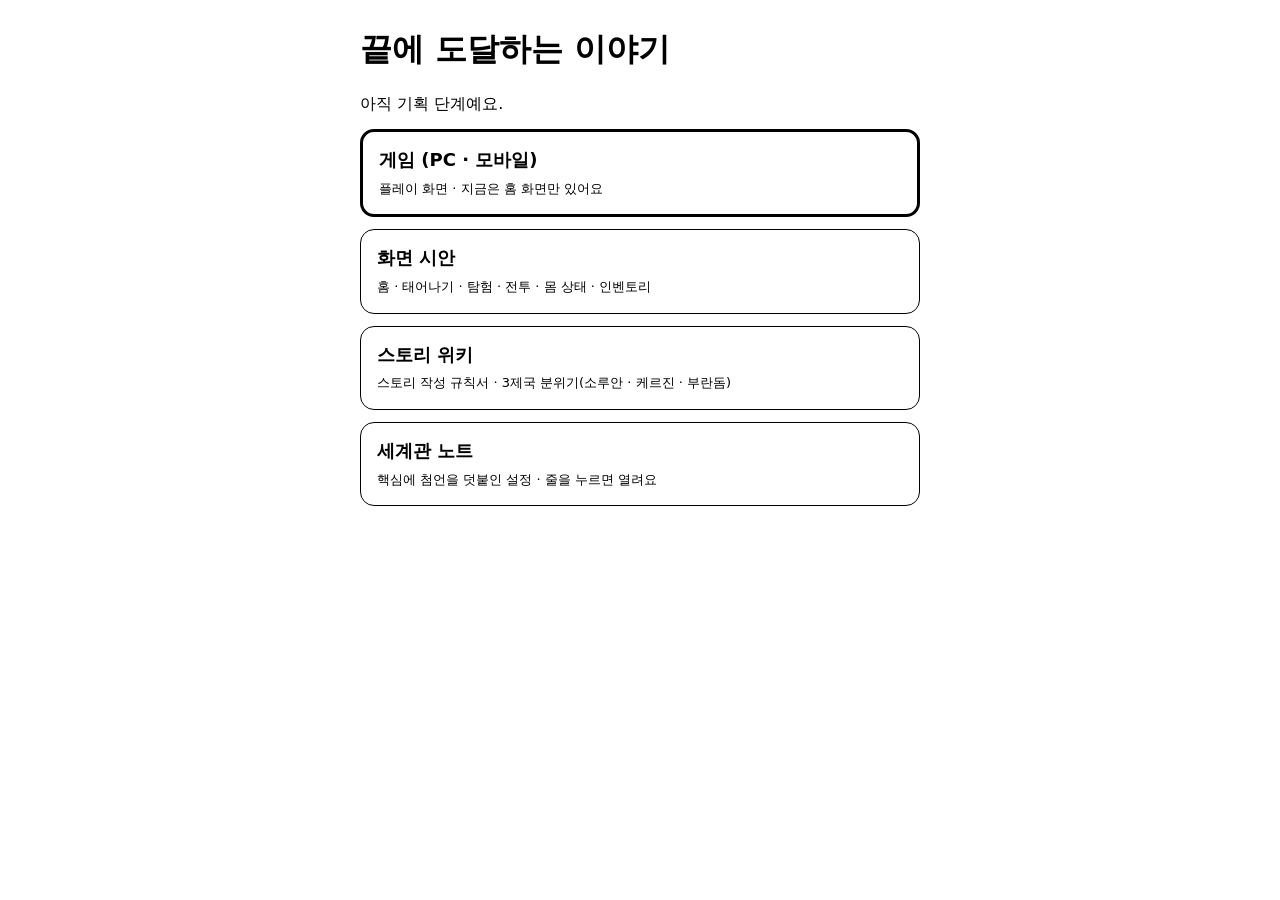
<file: index.html>
<!doctype html>
<html lang="ko">
<head>
<meta charset="utf-8">
<meta name="viewport" content="width=device-width,initial-scale=1">
<title>끝에 도달하는 이야기</title>
<style>
body{margin:0;padding:24px;font:16px/1.6 "Noto Sans KR",system-ui,sans-serif;background:#fff;color:#000}
.wrap{max-width:560px;margin:0 auto;display:grid;gap:12px}
h1{font-weight:900;margin:0 0 4px}
a.card{display:block;border:1.5px solid #000;border-radius:14px;padding:14px 16px;text-decoration:none;color:#000}
a.card:hover{border-width:3px;padding:12.5px 14.5px}
a.card b{display:block;font-size:18px;font-weight:900}
a.card small{font-size:13px}
</style>
</head>
<body>
<div class="wrap">
  <h1>끝에 도달하는 이야기</h1>
  <p style="margin:0">아직 기획 단계예요.</p>
  <a class="card" href="game/" style="border-width:3px"><b>게임 (PC · 모바일)</b><small>플레이 화면 · 지금은 홈 화면만 있어요</small></a>
  <a class="card" href="mock/"><b>화면 시안</b><small>홈 · 태어나기 · 탐험 · 전투 · 몸 상태 · 인벤토리</small></a>
  <a class="card" href="story/"><b>스토리 위키</b><small>스토리 작성 규칙서 · 3제국 분위기(소루안 · 케르진 · 부란돔)</small></a>
  <a class="card" href="world/"><b>세계관 노트</b><small>핵심에 첨언을 덧붙인 설정 · 줄을 누르면 열려요</small></a>
</div>
</body>
</html>
</file>
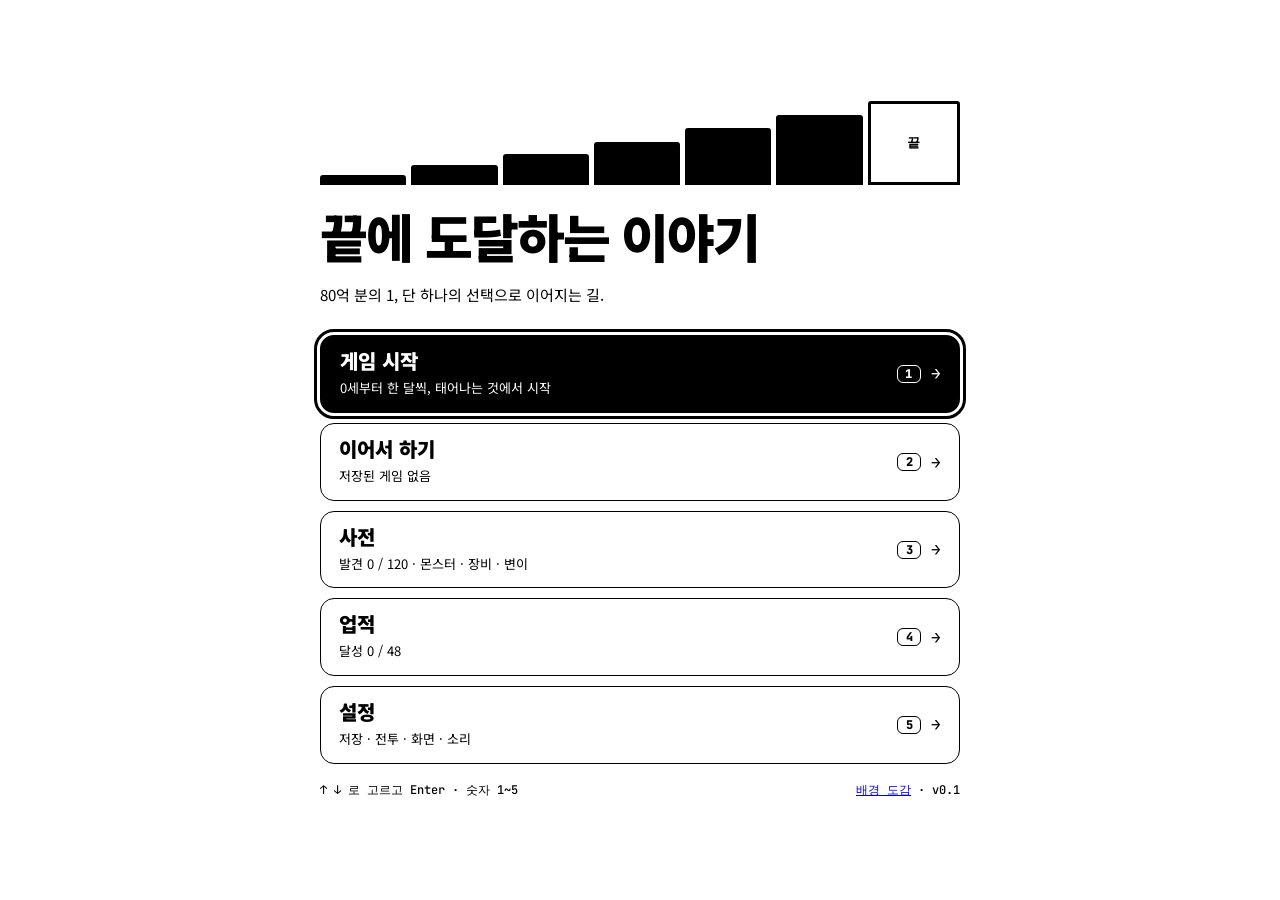
<file: game/index.html>
<!doctype html>
<html lang="ko">
<head>
<meta charset="utf-8">
<meta name="viewport" content="width=device-width, initial-scale=1, viewport-fit=cover">
<meta name="theme-color" content="#ffffff">
<title>끝에 도달하는 이야기</title>
<link rel="preconnect" href="https://fonts.googleapis.com">
<link rel="preconnect" href="https://fonts.gstatic.com" crossorigin>
<link href="https://fonts.googleapis.com/css2?family=Noto+Sans+KR:wght@400;500;700;900&family=JetBrains+Mono:wght@500;800&display=swap" rel="stylesheet">
<link rel="stylesheet" href="game.css">
</head>
<body>
<main id="app" class="app" aria-live="polite"></main>
<script src="game.js"></script>
</body>
</html>
</file>
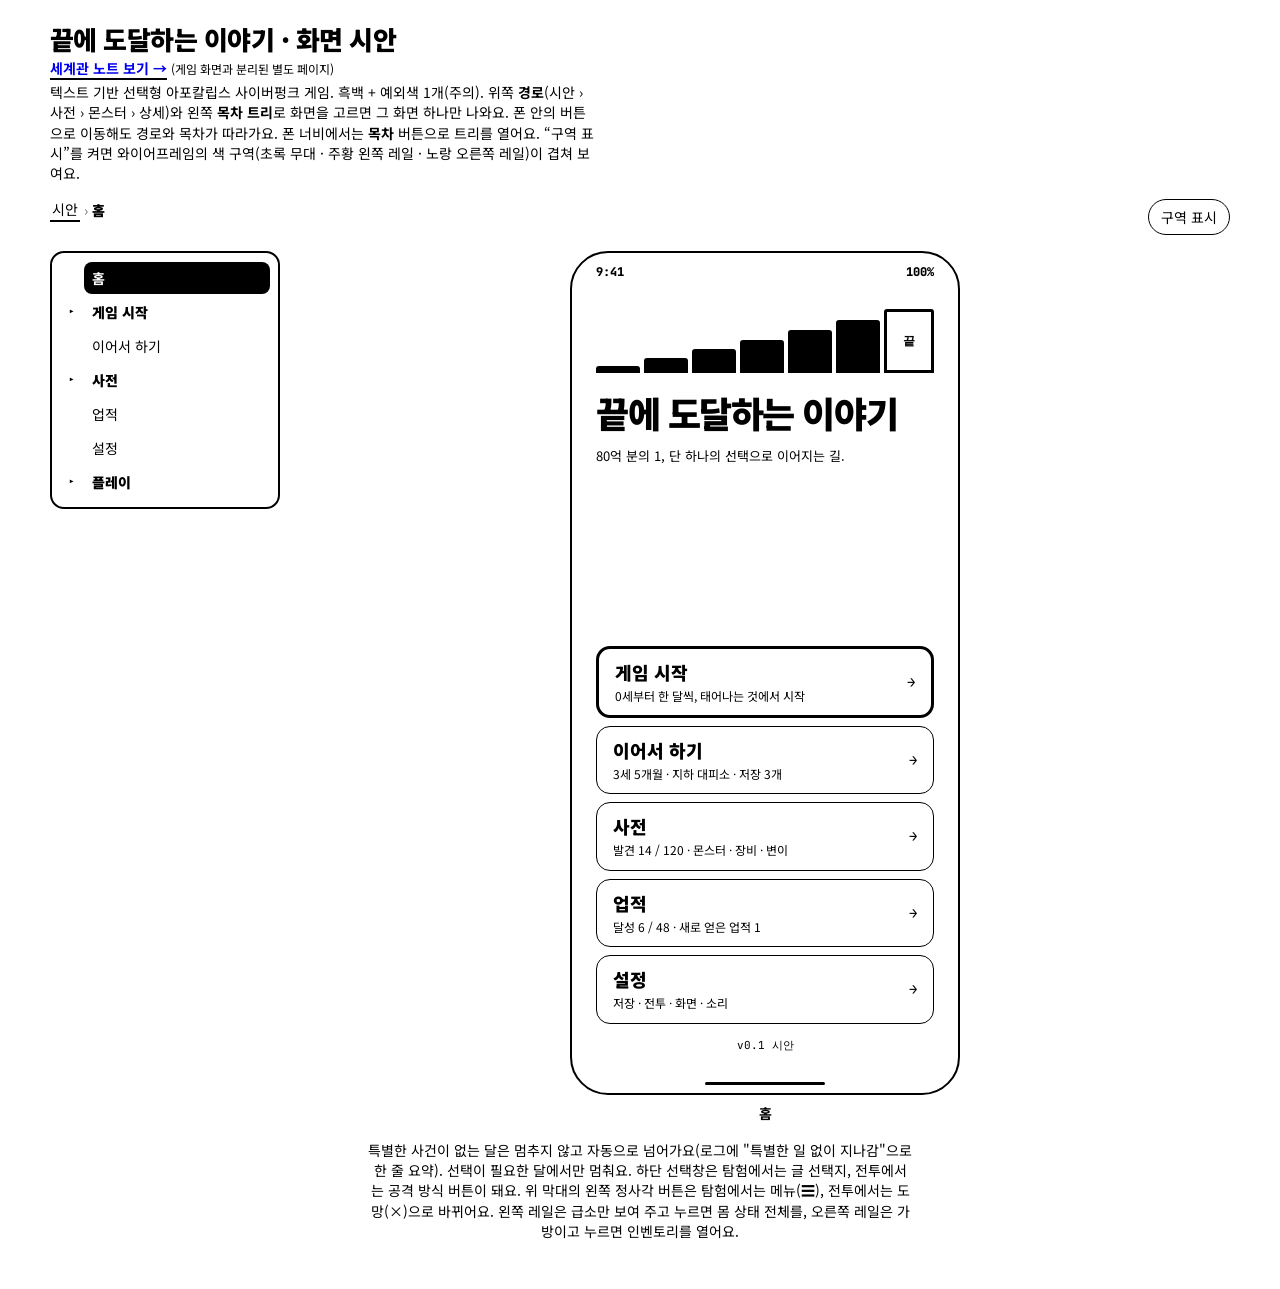
<file: mock/index.html>
<!doctype html>
<html lang="ko">
<head>
<meta charset="utf-8">
<meta name="viewport" content="width=device-width, initial-scale=1, viewport-fit=cover">
<title>끝에 도달하는 이야기 시안</title>
<link rel="preconnect" href="https://fonts.googleapis.com">
<link rel="preconnect" href="https://fonts.gstatic.com" crossorigin>
<link href="https://fonts.googleapis.com/css2?family=Noto+Sans+KR:wght@400;500;700;900&family=JetBrains+Mono:wght@500;800&display=swap" rel="stylesheet">
<style>
/* 시안 모음. 위에 화면 고르는 줄, 가운데에 폰 비율(390×844) 한 대, 또는 전체 보기에서는 여러 대를 격자로. 흑백 + 예외색 1개. */
:root{
  --paper:#fff;--ink:#000;
  --warn:#fff3a8;  /* 흑백 규칙의 유일한 예외: 임박/주의 */
  --font-body:"Noto Sans KR","Apple SD Gothic Neo","Malgun Gothic",sans-serif;
  --font-num:"JetBrains Mono",ui-monospace,"SFMono-Regular",Menlo,monospace;
  color-scheme:light;
}
*{box-sizing:border-box}
[hidden]{display:none!important}
html{background:var(--paper)}
body{margin:0;background:var(--paper);color:var(--ink);font-family:var(--font-body);font-size:14px;line-height:1.45;
  padding-left:max(16px,env(safe-area-inset-left,0px));padding-right:max(16px,env(safe-area-inset-right,0px));padding-block:20px 48px}
.page{max-width:1180px;margin:0 auto;display:grid;gap:16px}
.head h1{margin:0;font-size:26px;font-weight:900;letter-spacing:-.02em;text-wrap:balance}
.head p{margin:4px 0 0;max-width:68ch}
.bar{display:flex;flex-wrap:wrap;gap:8px;align-items:center}
.chip{font:inherit;color:var(--ink);background:var(--paper);border:1px solid var(--ink);border-radius:999px;padding:6px 12px;min-height:36px;cursor:pointer}
.chip[aria-pressed="true"]{border-width:3px;padding:4px 10px;font-weight:700}
.mode{display:flex;gap:8px;margin-left:auto;flex:none;flex-wrap:wrap;justify-content:flex-end}
.crumb{display:flex;gap:4px;align-items:center;flex-wrap:wrap;flex:1 1 220px;min-width:0;font-size:14px}
.crumb button{font:inherit;color:var(--ink);background:none;border:0;border-bottom:2px solid var(--ink);padding:0 2px;cursor:pointer}
.crumb i{font-style:normal;opacity:.55}
.crumb b{font-weight:900}
.shell{display:grid;grid-template-columns:230px minmax(0,1fr);gap:20px;align-items:start}
.toc{position:sticky;top:12px;max-height:calc(100vh - 24px);overflow:auto;border:2px solid var(--ink);border-radius:14px;padding:8px;display:grid;gap:1px;align-content:start;font-size:14px}
.toc ul{list-style:none;margin:0;padding:0 0 0 12px;border-left:1px solid var(--ink)}
.toc>ul{padding-left:0;border:0}
.toc li{margin:0}
.toc .row{display:flex;align-items:center;gap:2px;min-height:34px}
.toc button.t{font:inherit;color:var(--ink);background:none;border:0;border-radius:8px;padding:2px 8px;cursor:pointer;text-align:left;flex:1;min-height:32px}
.toc button.t:hover{box-shadow:inset 0 0 0 1.5px var(--ink)}
.toc button.t[aria-current="page"]{background:var(--ink);color:var(--paper);font-weight:700}
.toc button.fold{font:800 12px var(--font-num);color:var(--ink);background:none;border:0;width:22px;min-height:32px;cursor:pointer;flex:none}
.toc .grp>.row>button.t{font-weight:900}
.toc button:focus-visible{outline:3px solid var(--ink);outline-offset:1px}
#tocBtn{display:none}
.main{min-width:0;display:grid;gap:16px}
@media (max-width:900px){
  .shell{grid-template-columns:minmax(0,1fr)}
  #tocBtn{display:inline-flex;align-items:center}
  .toc{display:none;position:static;max-height:60vh}
  .toc.open{display:grid}
}
#bar{align-items:flex-start}
.slot2[data-go]:hover,.row2[data-go]:hover b{text-decoration:underline}
.chip:focus-visible,.btn:focus-visible,.seg button:focus-visible,.menu-btn:focus-visible,.sq:focus-visible,.cell-b:focus-visible{outline:3px solid var(--ink);outline-offset:2px}
.stage-wrap{display:flex;flex-wrap:wrap;gap:28px;justify-content:center;align-items:flex-start}
figure{margin:0}
.cell{display:grid;gap:8px;justify-items:center}
.cell figcaption{font-weight:700}
.slot{position:relative}
.phone-scale{transform-origin:top left}
.note{max-width:68ch;margin:0 auto;text-align:center}
.legend{display:none;gap:8px;flex-wrap:wrap;justify-content:center}
.zones .legend{display:flex}
.legend span{border:3px solid;border-radius:8px;padding:0 8px;font-size:12px;font-weight:700}

/* ===== 폰 ===== */
.phone{width:390px;height:844px;background:var(--paper);border:2px solid var(--ink);border-radius:38px;display:flex;flex-direction:column;overflow:hidden;position:relative}
.status{height:30px;display:flex;justify-content:space-between;align-items:center;padding:8px 24px 0;font-family:var(--font-num);font-size:12px;font-weight:800;flex:none}
.gesture{height:20px;display:flex;justify-content:center;align-items:center;flex:none}
.gesture i{width:120px;border-top:3px solid var(--ink);border-radius:3px}
.screen{flex:1;min-height:0;display:flex;flex-direction:column}
.scroll{flex:1;min-height:0;overflow-y:auto;padding:0 16px 16px}
.btn{font:inherit;font-weight:700;color:var(--ink);background:var(--paper);border:1.5px solid var(--ink);border-radius:12px;padding:0 12px;min-height:44px;min-width:44px;cursor:pointer;display:inline-flex;align-items:center;justify-content:center;gap:6px;text-align:center}
.btn.primary{border-width:3px}
.btn.block{width:100%}
.btn.small{min-height:36px;font-size:13px;padding:0 10px}
.btn[disabled]{border-style:dashed;cursor:not-allowed}
.btn[aria-pressed="true"]{border-width:3px}
.topbar{display:flex;align-items:center;gap:8px;padding:6px 16px 8px;flex:none}
.topbar h2{margin:0;font-size:18px;font-weight:900;flex:1;letter-spacing:-.01em}
.sub{font-size:12px}
.mono{font-family:var(--font-num);font-weight:800}
.sec{margin:14px 0 4px;font-weight:900;font-size:15px;border-bottom:2px solid var(--ink);padding-bottom:3px;display:flex;justify-content:space-between;align-items:baseline}
.sec small{font-size:12px;font-weight:500}
.row2{display:flex;align-items:center;gap:8px;min-height:48px;padding:6px 0;border-bottom:1px solid var(--ink)}
.row2 .grow{flex:1;min-width:0}
.row2 .grow b{display:block}
.row2 small{font-size:12px}
.tag{display:inline-block;border:1px solid var(--ink);border-radius:6px;padding:0 6px;font-size:11px;font-weight:700;white-space:nowrap}
.tag.k{background:var(--ink);color:var(--paper)}
.tag.w{background:var(--warn)}
.seg{display:grid;grid-auto-flow:column;grid-auto-columns:1fr;gap:6px}
.seg button{font:inherit;color:var(--ink);background:var(--paper);border:1px solid var(--ink);border-radius:10px;min-height:40px;cursor:pointer}
.seg button[aria-pressed="true"]{border-width:3px;font-weight:700}
.field{display:flex;gap:8px}
.field input{flex:1;min-width:0;font:inherit;color:var(--ink);background:var(--paper);border:1.5px solid var(--ink);border-radius:10px;padding:0 12px;min-height:44px}
::placeholder{color:var(--ink);opacity:.55}
.lockline{border:1.5px dashed var(--ink);border-radius:10px;padding:10px 12px;text-align:center;font-size:13px}
.toggle{width:46px;height:26px;border:2px solid var(--ink);border-radius:999px;position:relative;flex:none;background:var(--paper)}
.toggle::after{content:"";position:absolute;top:2px;left:2px;width:18px;height:18px;border-radius:50%;border:2px solid var(--ink);background:var(--paper)}
.toggle.on{background:var(--ink)}
.toggle.on::after{left:22px}
.bar2{height:12px;border:2px solid var(--ink);border-radius:999px;overflow:hidden;background:var(--paper)}
.bar2 i{display:block;height:100%;background:var(--ink)}
.ph{border:2px solid var(--ink);border-radius:10px;background:
  linear-gradient(to top right,transparent calc(50% - 1px),var(--ink) 0 calc(50% + 1px),transparent 0),
  linear-gradient(to bottom right,transparent calc(50% - 1px),var(--ink) 0 calc(50% + 1px),transparent 0);
  display:flex;align-items:center;justify-content:center;font-weight:700;font-size:12px}
.ph span{background:var(--paper);padding:0 6px}

/* 홈 */
.home{flex:1;display:flex;flex-direction:column;padding:8px 24px 20px;gap:14px}
.steps{display:flex;align-items:flex-end;gap:4px;height:64px;margin-top:18px}
.steps i{flex:1;background:var(--ink);border-radius:3px 3px 0 0}
.steps i:nth-child(1){height:12%}.steps i:nth-child(2){height:24%}.steps i:nth-child(3){height:38%}.steps i:nth-child(4){height:52%}.steps i:nth-child(5){height:68%}
.steps i:nth-child(6){height:84%}.steps i:nth-child(7){height:100%;background:var(--paper);border:3px solid var(--ink);display:flex;align-items:center;justify-content:center;font:800 12px var(--font-num)}
.home h2{margin:6px 0 0;font-size:36px;line-height:1.1;font-weight:900;letter-spacing:-.04em;text-wrap:balance}
.home .lead{margin:0;font-size:13px}
.menu{display:grid;gap:8px;margin-top:auto}
.menu-btn{font:inherit;text-align:left;color:var(--ink);background:var(--paper);border:1.5px solid var(--ink);border-radius:14px;padding:10px 16px;cursor:pointer;display:flex;justify-content:space-between;align-items:center;min-height:58px}
.menu-btn b{font-size:18px;font-weight:900;display:block}
.menu-btn small{font-size:12px}
.menu-btn.first{border-width:3px}
.foot{text-align:center;font-size:11px;font-family:var(--font-num)}

/* 게임 틀: 와이어프레임 — 위 막대(작은 칸+넓은 칸), 굵은 선, 가운데 무대, 좌우 얇은 레일, 아래 큰 칸 */
.game{flex:1;min-height:0;display:flex;flex-direction:column;padding:0 6px 6px}
.gtop{display:flex;gap:8px;align-items:stretch;height:50px;flex:none}
.sq{width:50px;flex:none;border:3px solid var(--ink);border-radius:12px;background:var(--paper);font:inherit;font-size:20px;font-weight:900;cursor:pointer;color:var(--ink)}
.gmid{flex:1;min-width:0;display:flex;flex-direction:column;justify-content:center;padding:0 4px}
.gmid b{font-size:15px;font-weight:900;line-height:1.2}
.gmid small{font-size:11px}
.gst{width:132px;flex:none;border:3px solid var(--ink);border-radius:12px;padding:4px 8px;display:grid;gap:3px;align-content:center;font-size:11px;font-weight:700}
.gst .bar2{height:9px;border-width:1.5px}
.gline{height:4px;background:var(--ink);margin:6px 0;flex:none;border-radius:2px}
.gmain{flex:1;min-height:0;display:flex;gap:6px}
.rail{width:52px;flex:none;align-self:flex-start;display:grid;gap:4px;align-content:start;margin-top:10px;border:1.5px solid var(--ink);border-radius:12px;padding:4px}
.rail h4{margin:0;font-size:10px;text-align:center;font-weight:900;border-bottom:1.5px solid var(--ink);padding-bottom:2px}
.cell-b{font:inherit;width:100%;aspect-ratio:1;border:1.5px solid var(--ink);border-radius:8px;background:var(--paper);color:var(--ink);padding:0;cursor:pointer;display:flex;flex-direction:column;align-items:center;justify-content:center;line-height:1.1;font-size:10px;font-weight:700}
.cell-b em{font:800 9px var(--font-num);font-style:normal;border:1px solid var(--ink);border-radius:50%;width:16px;height:16px;display:inline-flex;align-items:center;justify-content:center;margin-top:2px}
.cell-b em.k{background:var(--ink);color:var(--paper)}
.cell-b em.w{background:var(--warn)}
.cell-b[aria-pressed="true"]{border-width:3px}
.pips{display:flex;gap:1px;margin-top:2px}
.pips i{width:5px;height:5px;border:1px solid var(--ink)}
.pips i.f{background:var(--ink)}
.gstage{flex:1;min-width:0;border:3px solid var(--ink);border-radius:14px;display:flex;flex-direction:column;overflow:hidden}
.gstage .head2{padding:6px 10px;border-bottom:1.5px solid var(--ink);font-size:12px;font-weight:900;display:flex;justify-content:space-between}
.gstage .art{margin:8px;height:138px;flex:none}
.log{flex:1;min-height:0;overflow:hidden;padding:0 10px 8px;font-size:13px;line-height:1.6}
.log p{margin:0 0 6px}
.log .me{font-weight:700}
.log .sys{font-family:var(--font-num);font-size:11px;font-weight:800;border-top:1px dashed var(--ink);padding-top:4px}
.gbot{flex:none;height:208px;margin-top:6px;border:3px solid var(--ink);border-radius:14px;padding:8px;display:flex;flex-direction:column;gap:6px}
.gbot .q{font-size:12px;font-weight:700;display:flex;justify-content:space-between}
.choices{display:grid;gap:6px;flex:1;min-height:0;align-content:start}
.choices .btn{justify-content:flex-start;text-align:left;min-height:38px;font-size:13px;padding:0 10px;width:100%}
.choices .btn .n{font-family:var(--font-num);font-weight:800;border:1.5px solid var(--ink);border-radius:6px;min-width:22px;height:22px;display:inline-flex;align-items:center;justify-content:center;font-size:12px;flex:none}
.acts{display:grid;grid-template-columns:repeat(3,1fr);gap:6px}
.acts .btn{min-height:50px;flex-direction:column;gap:0;font-size:13px;line-height:1.2}
.acts .btn small{font-size:10px;font-weight:500}
.timer{margin:8px 8px 0;flex:none}
.timer .t{display:flex;justify-content:space-between;font:800 12px var(--font-num);margin-bottom:2px}
.timer .bar2{height:16px}
.timer .bar2 i{width:62%;animation:drain 10s linear infinite}
@keyframes drain{from{width:100%}to{width:0}}
@media (prefers-reduced-motion:reduce){.timer .bar2 i{animation:none}}
.warn{background:var(--warn)}

/* 구역 표시 (사용자 와이어프레임의 색 구역) */
.zones .gstage{outline:4px solid #22b14c;outline-offset:2px}
.zones .rail.l{outline:4px solid #ff7f27;outline-offset:2px}
.zones .rail.r{outline:4px solid #fff200;outline-offset:2px}
.zones .gtop{outline:4px dashed #000;outline-offset:2px}
.zones .gbot{outline:4px dashed #000;outline-offset:3px}

/* 신체 */
.tree{font-size:13px}
.tree details{border-bottom:1px solid var(--ink)}
.tree summary{cursor:pointer;font-weight:900;padding:10px 0;display:flex;justify-content:space-between;list-style:none}
.tree summary::-webkit-details-marker{display:none}
.tree summary::before{content:"▸";margin-right:6px}
.tree details[open]>summary::before{content:"▾"}
.part{display:flex;align-items:center;gap:8px;padding:6px 0 6px 14px;border-top:1px dashed var(--ink);min-height:40px}
.part::before{content:"ㄴ";font-weight:400}
.part .grow{flex:1;min-width:0}
.part.sel{border-top:3px solid var(--ink);border-bottom:3px solid var(--ink);font-weight:700}
.kinds{display:grid;grid-template-columns:repeat(5,1fr);gap:4px;font-size:11px;text-align:center}
.kinds div{border:1px solid var(--ink);border-radius:8px;padding:4px 0}
.kinds b{display:block;font:800 12px var(--font-num)}

.gl{display:flex;align-items:center;gap:6px;font-size:12px;font-weight:700}
.gl .bar2{flex:1;height:9px;border-width:1.5px}
.gl b{font-family:var(--font-num);font-weight:800;min-width:24px;text-align:right}
.opts{display:grid;gap:8px}
.opt{font:inherit;text-align:left;color:var(--ink);background:var(--paper);border:1.5px solid var(--ink);border-radius:12px;padding:10px 14px;cursor:pointer}
.opt[aria-pressed="true"]{border-width:3px;padding:8.5px 12.5px}
.opt b{display:block;font-weight:900}
.opt small{font-size:12px}
.opt[disabled]{border-style:dashed;cursor:not-allowed}
.mini{display:flex;height:10px;margin:8px 0 2px;border-bottom:0}
.mini .pre{border-bottom:2px dotted var(--ink);height:10px}
.mini .post{border-bottom:6px solid var(--ink);height:10px}
.ticks{display:flex;justify-content:space-between;font:800 10px var(--font-num)}

.targets{display:flex;gap:4px;padding:0 8px 6px;flex:none}
.targets .cell-b{aspect-ratio:auto;height:42px;flex:1}
.vitals{display:grid;gap:6px}
.vital{border:1.5px solid var(--ink);border-radius:12px;padding:8px 12px;display:grid;gap:4px}
.vital .vh{display:flex;justify-content:space-between;align-items:center}
.vital small{font-size:12px}
.ctabs{padding:0 16px 8px;flex:none}
.cfoot{flex:none;padding:8px 16px 12px;border-top:2px solid var(--ink);background:var(--paper)}
.trs{display:grid;gap:6px}
.tr{font:inherit;text-align:left;color:var(--ink);background:var(--paper);border:1.5px solid var(--ink);border-radius:12px;padding:8px 12px;display:flex;align-items:center;gap:10px;cursor:pointer;min-height:52px}
.tr .grow{flex:1;min-width:0}
.tr b{display:block}
.tr small{font-size:12px;font-weight:400}
.tr[aria-pressed="true"]{border-width:3px;padding:6.5px 10.5px}
.tr[disabled]{border-style:dashed;cursor:not-allowed}
.tr.deny{animation:deny .3s}
@keyframes deny{25%{transform:translateX(-4px)}75%{transform:translateX(4px)}}
.pts{display:flex;justify-content:space-between;align-items:center;gap:10px;border:3px solid var(--ink);border-radius:12px;padding:8px 14px;margin-top:10px}
.pts b{display:block}
.pts small{font-size:12px}
.pts .mono{font-size:30px}
input[type=range]{width:100%;accent-color:#000;margin:2px 0 6px}
.empty2{text-align:center;padding:14px 0;border:1.5px dashed var(--ink);border-radius:10px;font-size:13px}
.sumrow{display:grid;grid-template-columns:64px 1fr;gap:8px;align-items:center;padding:4px 0;border-bottom:1px solid var(--ink);min-height:40px}
.sumrow b{font-size:13px}
.pad2{padding:0 16px;flex:none}
.cfoot .sub{font-size:12px}
.btn.blocked{border-style:dashed}
.cfoot .deny{animation:deny .3s}
.slots{display:grid;gap:6px}
.slot2{border:1.5px solid var(--ink);border-radius:12px;padding:8px 12px;display:flex;gap:10px;align-items:center}
.slot2 .ph{width:44px;height:44px;flex:none}
.slot2 .grow{flex:1;min-width:0}
.slot2 .grow b{display:block}
.req{font-size:11px;margin-top:2px}
</style>
</head>
<body>
<div class="page" id="page">
  <div class="head">
    <h1>끝에 도달하는 이야기 · 화면 시안</h1>
    <p style="margin:0"><a href="../world/" style="font-weight:700;border-bottom:2px solid #000;text-decoration:none">세계관 노트 보기 →</a> <span class="sub">(게임 화면과 분리된 별도 페이지)</span></p>
    <p>텍스트 기반 선택형 아포칼립스 사이버펑크 게임. 흑백 + 예외색 1개(주의). 위쪽 <b>경로</b>(시안 › 사전 › 몬스터 › 상세)와 왼쪽 <b>목차 트리</b>로 화면을 고르면 그 화면 하나만 나와요. 폰 안의 버튼으로 이동해도 경로와 목차가 따라가요. 폰 너비에서는 <b>목차</b> 버튼으로 트리를 열어요. “구역 표시”를 켜면 와이어프레임의 색 구역(초록 무대 · 주황 왼쪽 레일 · 노랑 오른쪽 레일)이 겹쳐 보여요.</p>
  </div>
  <div class="bar" id="bar">
    <button class="chip" id="tocBtn" aria-expanded="false" aria-controls="toc">☰ 목차</button>
    <nav class="crumb" id="crumb" aria-label="경로"></nav>
    <div class="mode"><button class="chip" id="zonesBtn" aria-pressed="false">구역 표시</button></div>
  </div>
  <div class="shell">
    <nav class="toc" id="toc" aria-label="목차"></nav>
    <div class="main">
  <div class="legend" id="legend"><span style="border-color:#22b14c">초록 · 무대(장면+글)</span><span style="border-color:#ff7f27">주황 · 왼쪽 레일(급소 → 몸 상태)</span><span style="border-color:#fff200">노랑 · 오른쪽 레일(인벤토리)</span><span style="border-color:#000;border-style:dashed">검정 · 위 막대 / 아래 선택창</span></div>
  <div class="stage-wrap" id="stage">

  <!-- 1. 홈 -->
  <figure class="cell" data-screen="home"><div class="slot"><div class="phone-scale"><div class="phone">
    <div class="status"><span>9:41</span><span>100%</span></div>
    <div class="screen"><div class="home">
      <div class="steps"><i></i><i></i><i></i><i></i><i></i><i></i><i>끝</i></div>
      <h2>끝에 도달하는 이야기</h2>
      <p class="lead">80억 분의 1, 단 하나의 선택으로 이어지는 길.</p>
      <div class="menu">
        <button class="menu-btn first" data-go="create"><span><b>게임 시작</b><small>0세부터 한 달씩, 태어나는 것에서 시작</small></span><span class="mono">→</span></button>
        <button class="menu-btn" data-go="load"><span><b>이어서 하기</b><small>3세 5개월 · 지하 대피소 · 저장 3개</small></span><span class="mono">→</span></button>
        <button class="menu-btn" data-go="dict"><span><b>사전</b><small>발견 14 / 120 · 몬스터 · 장비 · 변이</small></span><span class="mono">→</span></button>
        <button class="menu-btn" data-go="ach"><span><b>업적</b><small>달성 6 / 48 · 새로 얻은 업적 1</small></span><span class="mono">→</span></button>
        <button class="menu-btn" data-go="set"><span><b>설정</b><small>저장 · 전투 · 화면 · 소리</small></span><span class="mono">→</span></button>
      </div>
      <div class="foot">v0.1 시안</div>
    </div></div>
    <div class="gesture"><i></i></div>
  </div></div></div><figcaption>홈</figcaption></figure>

  <!-- 2. 게임 시작: 기본 캐릭터 설정 -->
  <figure class="cell" data-screen="create"><div class="slot"><div class="phone-scale"><div class="phone">
    <div class="status"><span>9:41</span><span>100%</span></div>
    <div class="screen">
      <div class="topbar"><button class="btn small" data-go="home">← 홈</button><h2>태어나기</h2></div>
      <div class="seg ctabs" id="ctabs"><button aria-pressed="true" data-p="basic">기본</button><button aria-pressed="false" data-p="custom">커스텀</button></div>
      <div class="scroll">

        <div data-panel="basic">
          <div class="sec"><span>이름</span></div>
          <div class="field"><input placeholder="이름을 입력" value="이안"></div>
          <div class="sec"><span>성별</span></div>
          <div class="seg"><button aria-pressed="false">여</button><button aria-pressed="false">남</button><button aria-pressed="true">랜덤</button></div>
          <div class="sec"><span>멸망이 시작되는 때</span><small>하나 고르기</small></div>
          <div class="opts">
            <button class="opt" aria-pressed="false"><b>태어나기 전부터</b><small>이미 무너져 가는 세상에서 태어난다</small>
              <div class="mini"><span class="pre" style="width:0%"></span><span class="post" style="width:100%"></span></div><div class="ticks"><span>0세</span><span>3세</span><span>18세</span></div></button>
            <button class="opt" aria-pressed="true"><b>유아기부터 (3세)</b><small>평범하게 태어나 유아기에 멸망이 시작된다</small>
              <div class="mini"><span class="pre" style="width:17%"></span><span class="post" style="width:83%"></span></div><div class="ticks"><span>0세</span><span>3세</span><span>18세</span></div></button>
            <button class="opt" aria-pressed="false"><b>성인기부터 (18세)</b><small>성인이 될 때까지 성장한 뒤 멸망이 시작된다</small>
              <div class="mini"><span class="pre" style="width:100%"></span><span class="post" style="width:0%"></span></div><div class="ticks"><span>0세</span><span>3세</span><span>18세</span></div></button>
          </div>
          <div class="sec"><span>태어날 지역</span><small>기본은 랜덤</small></div>
          <div class="slot2" style="border-width:3px"><div class="ph"><span>랜</span></div><div class="grow"><b>랜덤</b><small>태어나면 정해져요</small><div class="req">지역을 고르려면 커스텀 탭에서</div></div></div>
          <div class="sec"><span>시드</span><small>같은 시드 = 같은 이벤트·분기</small></div>
          <div class="field"><input value="K7-3F9A" aria-label="시드" placeholder="비우면 랜덤"><button class="btn small" style="min-height:44px">랜덤</button><button class="btn small" style="min-height:44px">복사</button></div>
          <p class="sub" style="margin:6px 0 0">시드를 넣으면 지역·집안·사건·분기가 정해진 대로 흘러가요. 시드를 공유해 같은 삶을 겪어 볼 수 있어요.</p>
          <div class="lockline" style="margin-top:12px">지역 지정 · 부모 · 허기 같은 세부 요소와 타고나는 특성은 <b>커스텀</b> 탭에서 정해요</div>
        </div>


        <div data-panel="custom" hidden>
          <p class="sub" style="margin:2px 0 0">여기서만 정할 수 있어요. 건드리지 않은 항목은 랜덤(또는 시드)으로 정해져요.</p>
          <div class="sec"><span>태어날 지역</span><small>랜덤 또는 지정</small></div>
          <div class="seg" id="regMode"><button aria-pressed="true">랜덤</button><button aria-pressed="false">지정</button></div>
          <div class="slot2" id="regRandom" style="margin-top:8px;border-width:3px"><div class="ph"><span>랜</span></div><div class="grow"><b>랜덤</b><small>태어나면 정해져요</small><div class="req">지정하면 사전에 기록된 지역만 고를 수 있어요</div></div></div>
          <div class="slot2" id="regSlot" style="margin-top:8px;border-width:3px;border-style:dashed" hidden><div class="ph"><span id="regIc">＋</span></div><div class="grow"><b id="regName">비어 있음</b><small id="regInfo">사전에 기록된 지역만 담을 수 있어요</small></div><button class="btn small" data-go="regpick" id="regFind">지역 찾기</button></div>

          <div class="sec"><span>부모</span></div>
          <div class="row2"><span class="grow"><b>구성</b></span></div>
          <div class="seg"><button aria-pressed="true">랜덤</button><button aria-pressed="false">두 분</button><button aria-pressed="false">한 분</button><button aria-pressed="false">없음</button></div>
          <p class="sub" style="margin:6px 0 0">한 분만 남는 경우, <b>어느 분이 남을지는 랜덤</b>이에요.</p>
          <div class="row2"><span class="grow"><b>몸 상태</b></span></div>
          <div class="seg"><button aria-pressed="true">랜덤</button><button aria-pressed="false">건강</button><button aria-pressed="false">병약</button><button aria-pressed="false">변이됨</button></div>
          <div class="row2"><span class="grow"><b>형제</b></span></div>
          <div class="seg"><button aria-pressed="true">랜덤</button><button aria-pressed="false">없음</button><button aria-pressed="false">1명</button><button aria-pressed="false">2명+</button></div>
          <p class="sub" style="margin:6px 0 0">형제가 있어도 <b>나보다 손위인지 손아래인지, 몇째인지는 모른 채</b> 태어나요 (랜덤).</p>
          <div class="sec"><span>집안</span></div>
          <div class="row2"><span class="grow"><b>형편</b></span></div>
          <div class="seg"><button aria-pressed="true">랜덤</button><button aria-pressed="false">가난</button><button aria-pressed="false">보통</button><button aria-pressed="false">부유</button></div>
          <div class="sec"><span>시작 자원</span></div>
          <div class="row2"><span class="grow"><b>허기</b><small>높을수록 배고프게 시작</small></span><span class="mono" id="hv">20</span></div>
          <input type="range" id="hunger" min="0" max="100" value="20" aria-label="시작 허기">
          <div class="row2"><span class="grow"><b>돈</b></span><span class="mono" id="mv">120</span></div>
          <input type="range" id="money" min="0" max="500" step="10" value="120" aria-label="시작 돈">
          <div class="sec"><span>타고난 특성</span><small>고르는 방식</small></div>
          <div class="seg" id="traitMode"><button aria-pressed="false">랜덤</button><button aria-pressed="true">직접 선택</button></div>
          <p class="sub" id="traitRandomNote" style="margin:8px 0 0" hidden>특성이 랜덤으로 붙어요. 이때는 점수를 계산하지 않아요.</p>
          <div id="traitPick">
            <div class="pts"><div><b>특성 점수</b><small>2점 이하로 맞추면 플레이할 수 있어요</small></div><span class="mono" id="ptsVal">0</span></div>
            <div class="sub" id="ptsState" style="margin:6px 0 0;font-weight:700">✓ 시작할 수 있어요</div>
            <div class="sec"><span>선택한 특성</span><small id="selCount">3개</small></div>
            <div class="sumrow"><b>기본</b><div class="bar" id="sumBasic"></div></div>
            <div class="sumrow"><b>긍정 +</b><div class="bar" id="sumPos"></div></div>
            <div class="sumrow"><b>부정 −</b><div class="bar" id="sumNeg"></div></div>
            <button class="btn block" style="margin-top:10px;min-height:48px" data-go="traitpick">특성 고르기 (새 창)</button>
          </div>
          <div class="lockline" style="margin-top:12px">기본 특성 외의 특성은 <b>랜덤으로 살아 보며 겪은 것만</b> 사전에 기록되고, 새 창에서 고를 수 있어요</div>
          <div class="sec"><span>타고난 몸</span><small>모두 원본으로 시작</small></div>
          <div class="tree">
            <details><summary><span>얼굴</span><span class="sub">5부위</span></summary><div class="part"><span class="grow">왼눈</span><span class="tag">원본</span></div><div class="part"><span class="grow">오른눈</span><span class="tag">원본</span></div><div class="part"><span class="grow">코</span><span class="tag">원본</span></div><div class="part"><span class="grow">입</span><span class="tag">원본</span></div><div class="part"><span class="grow">귀</span><span class="tag">원본</span></div></details>
            <details><summary><span>심장 · 장기</span><span class="sub">6부위</span></summary><div class="part"><span class="grow">심장</span><span class="tag">원본</span></div><div class="part"><span class="grow">폐</span><span class="tag">원본</span></div><div class="part"><span class="grow">위</span><span class="tag">원본</span></div><div class="part"><span class="grow">간</span><span class="tag">원본</span></div><div class="part"><span class="grow">신장</span><span class="tag">원본</span></div><div class="part"><span class="grow">장</span><span class="tag">원본</span></div></details>
            <details><summary><span>뼈</span><span class="sub">6부위</span></summary><div class="part"><span class="grow">두개골</span><span class="tag">원본</span></div><div class="part"><span class="grow">척추</span><span class="tag">원본</span></div><div class="part"><span class="grow">갈비뼈</span><span class="tag">원본</span></div><div class="part"><span class="grow">팔뼈</span><span class="tag">원본</span></div><div class="part"><span class="grow">다리뼈</span><span class="tag">원본</span></div><div class="part"><span class="grow">손발뼈</span><span class="tag">원본</span></div></details>
            <details><summary><span>몸통 · 팔 · 다리</span></summary><div class="part"><span class="grow">몸통</span><span class="tag">원본</span></div><div class="part"><span class="grow">왼팔 / 오른팔</span><span class="tag">원본</span></div><div class="part"><span class="grow">왼다리 / 오른다리</span><span class="tag">원본</span></div></details>
          </div>
          <div class="lockline" style="margin-top:12px">커스텀한 값은 시드보다 우선돼요</div>
        </div>

      </div>
      <div class="cfoot"><button class="btn primary block" id="startBtn" style="min-height:52px">태어나기</button><div class="sub" id="startMsg" style="text-align:center;margin-top:6px;font-weight:700" hidden></div></div>
    </div>
    <div class="gesture"><i></i></div>
  </div></div></div><figcaption>게임 시작 · 태어나기 (기본 / 커스텀)</figcaption></figure>

  <figure class="cell" data-screen="regpick"><div class="slot"><div class="phone-scale"><div class="phone">
    <div class="status"><span>9:41</span><span>100%</span></div>
    <div class="screen">
      <div class="topbar"><button class="btn small" data-go="create">← 돌아가기</button><h2>지역 찾기</h2><span class="tag">새 창</span></div>
      <div class="scroll">
        <div class="field"><input id="rq" type="search" placeholder="지역 이름·특징 검색 (예: 안전, 마을)" autocomplete="off"></div>
        <p class="sub" style="margin:8px 0 0">사전에 기록된 지역만 나와요. <b>담기</b>를 누르면 태어날 지역이 그곳으로 확정돼요.</p>
        <div class="sec"><span>다녀간 지역</span><small id="rcount">3곳</small></div>
        <div id="rlist"><div class="slot2 rrow" data-q="지하 대피소 방문 2회 · 첫 방문 0세  안전   좁음 " style="margin-bottom:6px"><div class="ph"><span>대</span></div><div class="grow"><b>지하 대피소</b><small>방문 2회 · 첫 방문 0세</small><div class="req"><span class="tag">안전</span> <span class="tag">좁음</span></div></div><button class="btn small" data-pick="지하 대피소" data-ic="대" data-info="방문 2회 · 첫 방문 0세">담기</button></div><div class="slot2 rrow" data-q="외곽 마을 방문 1회 · 첫 방문 7세  거래   마을 " style="margin-bottom:6px"><div class="ph"><span>마</span></div><div class="grow"><b>외곽 마을</b><small>방문 1회 · 첫 방문 7세</small><div class="req"><span class="tag">거래</span> <span class="tag">마을</span></div></div><button class="btn small" data-pick="외곽 마을" data-ic="마" data-info="방문 1회 · 첫 방문 7세">담기</button></div><div class="slot2 rrow" data-q="낡은 검문소 방문 1회 · 첫 방문 17세  단말기   거래소 " style="margin-bottom:6px"><div class="ph"><span>검</span></div><div class="grow"><b>낡은 검문소</b><small>방문 1회 · 첫 방문 17세</small><div class="req"><span class="tag">단말기</span> <span class="tag">거래소</span></div></div><button class="btn small" data-pick="낡은 검문소" data-ic="검" data-info="방문 1회 · 첫 방문 17세">담기</button></div></div>
        <div class="empty2" id="rempty" hidden>검색 결과가 없어요</div>
        <div class="sec"><span>아직 가 보지 못한 곳</span><small>5곳</small></div>
        <div class="row2"><div class="ph" style="width:44px;height:44px"><span>?</span></div><div class="grow"><b>???</b><small>랜덤으로 다녀가면 기록돼요</small></div><span class="tag">잠김</span></div>
        <div class="row2"><div class="ph" style="width:44px;height:44px"><span>?</span></div><div class="grow"><b>???</b><small>랜덤으로 다녀가면 기록돼요</small></div><span class="tag">잠김</span></div>
      </div>
    </div>
    <div class="gesture"><i></i></div>
  </div></div></div><figcaption>지역 찾기 (새 창 · 사전에서 검색해 담기)</figcaption></figure>

  <figure class="cell" data-screen="traitpick"><div class="slot"><div class="phone-scale"><div class="phone">
    <div class="status"><span>9:41</span><span>100%</span></div>
    <div class="screen">
      <div class="topbar"><button class="btn small" data-go="create">← 돌아가기</button><h2>특성 고르기</h2><span class="tag">새 창</span></div>
      <div class="pad2"><div class="pts" style="margin-top:0"><div><b>특성 점수</b><small>고르는 데 제한은 없어요 · 2점 이하로 맞추면 플레이할 수 있어요</small></div><span class="mono" id="ptsWin">0</span></div>
      <div class="sub" id="ptsWinState" style="margin:6px 0 8px;font-weight:700">✓ 시작할 수 있어요</div></div>
      <div class="seg ctabs" id="ttabs"><button aria-pressed="true" data-tp="basic">기본</button><button aria-pressed="false" data-tp="pos">긍정 +</button><button aria-pressed="false" data-tp="neg">부정 −</button></div>
      <div class="scroll">
        <div data-tpanel="basic">
          <div class="sec"><span>기본 특성</span><small>처음부터 사용 가능</small></div>
          <div class="trs"><button class="tr" data-cost="0" data-kind="basic" aria-pressed="true"><span class="grow"><b>손재주</b><small>부품·수리 선택지</small></span><span class="tag">기본</span></button><button class="tr" data-cost="0" data-kind="basic" aria-pressed="false"><span class="grow"><b>눈썰미</b><small>숨은 물건을 찾기 쉬움</small></span><span class="tag">기본</span></button><button class="tr" data-cost="0" data-kind="basic" aria-pressed="false"><span class="grow"><b>끈기</b><small>허기를 조금 더 버팀</small></span><span class="tag">기본</span></button></div>
        </div>
        <div data-tpanel="pos" hidden>
          <div class="sec"><span>긍정 목록 +</span><small>사전에 기록된 것만 · 점수가 올라요</small></div>
          <div class="trs"><button class="tr" data-cost="1" data-kind="pos" aria-pressed="true"><span class="grow"><b>야간 시야</b><small>밤·지하에서 선택지가 열림</small></span><span class="tag k">+1</span></button><button class="tr" data-cost="1" data-kind="pos" aria-pressed="false"><span class="grow"><b>튼튼한 위장</b><small>허기가 천천히 참</small></span><span class="tag k">+1</span></button><button class="tr" data-cost="1" data-kind="pos" aria-pressed="false"><span class="grow"><b>말발</b><small>거래·설득 선택지</small></span><span class="tag k">+1</span></button><button class="tr" disabled><span class="grow"><b>???</b><small>랜덤에서 겪으면 사전에 추가돼요</small></span><span class="tag">+?</span></button><button class="tr" disabled><span class="grow"><b>???</b><small>랜덤에서 겪으면 사전에 추가돼요</small></span><span class="tag">+?</span></button><button class="tr" disabled><span class="grow"><b>???</b><small>랜덤에서 겪으면 사전에 추가돼요</small></span><span class="tag">+?</span></button></div>
        </div>
        <div data-tpanel="neg" hidden>
          <div class="sec"><span>부정 목록 −</span><small>사전에 기록된 것만 · 점수가 내려가요</small></div>
          <div class="trs"><button class="tr" data-cost="-1" data-kind="neg" aria-pressed="true"><span class="grow"><b>약한 체질</b><small>병·침식에 취약</small></span><span class="tag">−1</span></button><button class="tr" data-cost="-1" data-kind="neg" aria-pressed="false"><span class="grow"><b>겁쟁이</b><small>전투 선택 시간 −2초</small></span><span class="tag">−1</span></button><button class="tr" disabled><span class="grow"><b>???</b><small>랜덤에서 겪으면 사전에 추가돼요</small></span><span class="tag">−?</span></button><button class="tr" disabled><span class="grow"><b>???</b><small>랜덤에서 겪으면 사전에 추가돼요</small></span><span class="tag">−?</span></button><button class="tr" disabled><span class="grow"><b>???</b><small>랜덤에서 겪으면 사전에 추가돼요</small></span><span class="tag">−?</span></button></div>
        </div>
      </div>
      <div class="cfoot"><button class="btn primary block" style="min-height:52px" data-go="create">적용하고 돌아가기</button></div>
    </div>
    <div class="gesture"><i></i></div>
  </div></div></div><figcaption>특성 고르기 (새 창 · 긍정/부정 목록에서 골라 넣기)</figcaption></figure>

  <!-- 3. 이어서 하기 -->
  <figure class="cell" data-screen="load"><div class="slot"><div class="phone-scale"><div class="phone">
    <div class="status"><span>9:41</span><span>100%</span></div>
    <div class="screen">
      <div class="topbar"><button class="btn small" data-go="home">← 홈</button><h2>이어서 하기</h2></div>
      <div class="scroll">
        <div class="sec"><span>자동 저장</span></div>
        <div class="slot2" style="border-width:3px"><div class="ph"><span>자</span></div><div class="grow"><b>이안 · 3세 5개월</b><small>지하 대피소 · 오늘 21:04</small><div class="req">변이: 장기 침식 1 · 시드 K7-3F9A</div></div><button class="btn small" data-go="explore">불러오기</button></div>
        <div class="sec"><span>수동 저장</span><small>3 / 5칸</small></div>
        <div class="slot2"><div class="ph"><span>1</span></div><div class="grow"><b>이안 · 3세 4개월</b><small>지하 대피소 · 10/30 18:20</small><div class="req">플레이 4시간 12분 · 시드 K7-3F9A</div></div><button class="btn small">불러오기</button></div>
        <div class="slot2" style="margin-top:6px"><div class="ph"><span>2</span></div><div class="grow"><b>이안 · 0세 8개월</b><small>태어난 집 · 10/28 23:40</small><div class="req">플레이 1시간 3분 · 시드 K7-3F9A</div></div><button class="btn small">불러오기</button></div>
        <div class="slot2" style="margin-top:6px"><div class="ph"><span>3</span></div><div class="grow"><b>하린 · 19세 9개월</b><small>침식 지대 · 10/25 02:11</small><div class="req">변이: 감염 2 · 창조 1 · 뼈 대체 1 · 시드 Q2-81BD</div></div><button class="btn small">불러오기</button></div>
        <div class="slot2" style="margin-top:6px;border-style:dashed"><div class="ph"><span>＋</span></div><div class="grow"><b>빈 칸</b><small>탐험 중 메뉴에서 저장</small></div></div>
        <div class="sec"><span>파일</span></div>
        <div class="bar"><button class="btn small">저장 파일 가져오기</button><button class="btn small">전체 내보내기</button></div>
        <p class="sub" style="margin-top:8px">저장은 이 기기 브라우저에 남아요. 기기를 바꾸거나 브라우저를 정리하기 전에 내보내기로 백업해 두세요.</p>
      </div>
    </div>
    <div class="gesture"><i></i></div>
  </div></div></div><figcaption>이어서 하기</figcaption></figure>

  <!-- 4. 사전 -->
  <figure class="cell" data-screen="dict"><div class="slot"><div class="phone-scale"><div class="phone">
    <div class="status"><span>9:41</span><span>100%</span></div>
    <div class="screen">
      <div class="topbar"><button class="btn small" data-go="home">← 홈</button><h2>사전</h2><span class="sub mono">14/120</span></div>
      <div class="scroll">
        <div class="seg"><button aria-pressed="true">몬스터</button><button aria-pressed="false" data-go="dictg">장비</button><button aria-pressed="false" data-go="dictm">변이</button><button aria-pressed="false" data-go="dictr">지역</button><button aria-pressed="false" data-go="dictt">특성</button></div>
        <div class="field" style="margin-top:8px"><input placeholder="이름 검색"></div>
        <div class="sec"><span>기본</span><small>발견 4 / 6</small></div>
        <div class="row2" data-go="dictd" style="cursor:pointer"><div class="ph" style="width:44px;height:44px"><span>고</span></div><div class="grow"><b>고블린</b><small>처치 12 · 약점 불</small></div><span class="tag">발견</span></div>
        <div class="row2" data-go="dictd" style="cursor:pointer"><div class="ph" style="width:44px;height:44px"><span>트</span></div><div class="grow"><b>트롤</b><small>처치 2 · 재생</small></div><span class="tag">발견</span></div>
        <div class="row2" data-go="dictd" style="cursor:pointer"><div class="ph" style="width:44px;height:44px"><span>오</span></div><div class="grow"><b>오크</b><small>처치 5</small></div><span class="tag">발견</span></div>
        <div class="row2" data-go="dictd" style="cursor:pointer"><div class="ph" style="width:44px;height:44px"><span>슬</span></div><div class="grow"><b>슬라임</b><small>처치 1</small></div><span class="tag w">새로움</span></div>
        <div class="row2"><div class="ph" style="width:44px;height:44px"><span>?</span></div><div class="grow"><b>???</b><small>아직 만나지 못했다</small></div><span class="tag">미발견</span></div>
        <div class="row2"><div class="ph" style="width:44px;height:44px"><span>?</span></div><div class="grow"><b>???</b><small>아직 만나지 못했다</small></div><span class="tag">미발견</span></div>
        <div class="sec"><span>변종 · 신종</span><small>발견 2 / 30</small></div>
        <div class="row2" data-go="dictd" style="cursor:pointer"><div class="ph" style="width:44px;height:44px"><span>침</span></div><div class="grow"><b>침식된 고블린</b><small>침식 · 처치 3</small></div><span class="tag">발견</span></div>
        <div class="lockline" style="margin-top:12px">사전은 기기에 영구 저장돼요 · 백업은 설정 &gt; 저장</div>
      </div>
    </div>
    <div class="gesture"><i></i></div>
  </div></div></div><figcaption>사전 · 목록</figcaption></figure>

  <!-- 5. 사전 상세 -->
  <figure class="cell" data-screen="dictd"><div class="slot"><div class="phone-scale"><div class="phone">
    <div class="status"><span>9:41</span><span>100%</span></div>
    <div class="screen">
      <div class="topbar"><button class="btn small" data-go="dict">← 목록</button><h2>고블린</h2><span class="tag">몬스터</span></div>
      <div class="scroll">
        <div class="ph" style="height:200px"><span>픽셀 일러스트 32×32</span></div>
        <div class="sec"><span>기록</span></div>
        <div class="row2"><span class="grow">처치</span><span class="mono">12</span></div>
        <div class="row2"><span class="grow">첫 조우</span><span class="mono">11세 3개월 · 첫 정착지</span></div>
        <div class="row2"><span class="grow">약점</span><span class="mono">불 · 둔기</span></div>
        <div class="sec"><span>설명</span></div>
        <p style="margin:6px 0">작은 체구에 떼로 몰려다닌다. 폐허에서 주운 부품으로 무기를 만들어 쓴다. 혼자서는 약하지만 주변에 동료가 있으면 공격 횟수가 늘어난다.</p>
        <div class="sec"><span>변이 가능성</span><small>장기·뼈 포함</small></div>
        <div class="kinds"><div><b>침식</b>발견</div><div><b>감염</b>???</div><div><b>대체</b>발견</div><div><b>창조</b>???</div><div><b>원본</b>—</div></div>
        <div class="sec"><span>드롭</span></div>
        <div class="bar"><span class="tag">녹슨 단검</span><span class="tag">이빨</span><span class="tag">???</span></div>
        <div class="bar" style="margin-top:14px"><button class="btn small">이 항목 내보내기</button></div>
      </div>
    </div>
    <div class="gesture"><i></i></div>
  </div></div></div><figcaption>사전 · 상세</figcaption></figure>

  <!-- 6. 설정 -->
  <figure class="cell" data-screen="dictg"><div class="slot"><div class="phone-scale"><div class="phone">
    <div class="status"><span>9:41</span><span>100%</span></div>
    <div class="screen">
      <div class="topbar"><button class="btn small" data-go="home">← 홈</button><h2>사전</h2><span class="sub mono">장비 9/30</span></div>
      <div class="scroll">
        <div class="seg"><button aria-pressed="false" data-go="dict">몬스터</button><button aria-pressed="true">장비</button><button aria-pressed="false" data-go="dictm">변이</button><button aria-pressed="false" data-go="dictr">지역</button><button aria-pressed="false" data-go="dictt">특성</button></div>
        <div class="field" style="margin-top:8px"><input placeholder="이름 검색"></div>
        <div class="sec"><span>무기</span><small>발견 3 / 8</small></div><div class="row2" data-go="dictgd" style="cursor:pointer"><div class="ph" style="width:44px;height:44px"><span>파</span></div><div class="grow"><b>쇠파이프</b><small>근접 · 공격 +2</small></div><span class="tag">발견</span></div><div class="row2" data-go="dictgd" style="cursor:pointer"><div class="ph" style="width:44px;height:44px"><span>단</span></div><div class="grow"><b>녹슨 단검</b><small>근접 · 빠름</small></div><span class="tag">발견</span></div><div class="row2" data-go="dictgd" style="cursor:pointer"><div class="ph" style="width:44px;height:44px"><span>석</span></div><div class="grow"><b>석궁</b><small>원거리 · 볼트 필요</small></div><span class="tag w">새로움</span></div><div class="row2"><div class="ph" style="width:44px;height:44px"><span>?</span></div><div class="grow"><b>???</b><small>아직 얻지 못했다</small></div><span class="tag">미발견</span></div>
        <div class="sec"><span>이식형 무기</span><small>발견 1 / 5</small></div><div class="row2" data-go="dictgd" style="cursor:pointer"><div class="ph" style="width:44px;height:44px"><span>뼈</span></div><div class="grow"><b>뼈 가시 이식체</b><small>이식 수술 필요</small></div><span class="tag">발견</span></div><div class="row2"><div class="ph" style="width:44px;height:44px"><span>?</span></div><div class="grow"><b>???</b><small>아직 얻지 못했다</small></div><span class="tag">미발견</span></div>
        <div class="sec"><span>대체형 무기</span><small>발견 1 / 5</small></div><div class="row2" data-go="dictgd" style="cursor:pointer"><div class="ph" style="width:44px;height:44px"><span>의</span></div><div class="grow"><b>기계 의수</b><small>오른팔 대체 · 충격</small></div><span class="tag">발견</span></div><div class="row2"><div class="ph" style="width:44px;height:44px"><span>?</span></div><div class="grow"><b>???</b><small>아직 얻지 못했다</small></div><span class="tag">미발견</span></div>
        <div class="sec"><span>소모 · 재료</span><small>발견 3 / 12</small></div><div class="row2" data-go="dictgd" style="cursor:pointer"><div class="ph" style="width:44px;height:44px"><span>통</span></div><div class="grow"><b>통조림</b><small>허기 −30</small></div><span class="tag">발견</span></div><div class="row2" data-go="dictgd" style="cursor:pointer"><div class="ph" style="width:44px;height:44px"><span>붕</span></div><div class="grow"><b>붕대</b><small>출혈을 멈춘다</small></div><span class="tag">발견</span></div><div class="row2" data-go="dictgd" style="cursor:pointer"><div class="ph" style="width:44px;height:44px"><span>부</span></div><div class="grow"><b>부품</b><small>대체·창조 변이에 쓰는 재료</small></div><span class="tag">발견</span></div>
        <div class="lockline" style="margin-top:12px">사전은 기기에 영구 저장돼요 · 백업은 설정 &gt; 저장</div>
      </div>
    </div>
    <div class="gesture"><i></i></div>
  </div></div></div><figcaption>사전 · 장비 목록</figcaption></figure>

  <figure class="cell" data-screen="dictgd"><div class="slot"><div class="phone-scale"><div class="phone">
    <div class="status"><span>9:41</span><span>100%</span></div>
    <div class="screen">
      <div class="topbar"><button class="btn small" data-go="dictg">← 목록</button><h2>쇠파이프</h2><span class="tag k">무기</span></div>
      <div class="scroll">
        <div class="ph" style="height:180px"><span>도트 이미지 32×32</span></div>
        <div class="sec"><span>정보</span></div><div class="row2"><span class="grow">종류</span><span class="mono">무기 · 근접</span></div><div class="row2"><span class="grow">공격</span><span class="mono">+2</span></div><div class="row2"><span class="grow">내구</span><span class="mono">12 / 12</span></div><div class="row2"><span class="grow">속도</span><span class="mono">보통</span></div><div class="row2"><span class="grow">전투 방식</span><span class="mono">근접</span></div>
        <div class="sec"><span>설명</span></div>
        <p style="margin:6px 0">폐허의 건물에서 뜯어낸 녹슨 배관. 무겁고 투박하지만 급소를 노리지 않아도 충분히 아프다.</p>
        <div class="sec"><span>얻는 곳</span></div>
        <div class="bar"><span class="tag">폐허 건물</span><span class="tag">고철상</span><span class="tag">고블린 드롭</span></div>
        <div class="sec"><span>기록</span></div><div class="row2"><span class="grow">처음 입수</span><span class="mono">11세 3개월 · 외곽 마을</span></div><div class="row2"><span class="grow">사용 횟수</span><span class="mono">24</span></div><div class="row2"><span class="grow">처치</span><span class="mono">12</span></div>
        <div class="sec"><span>관련</span></div>
        <div class="bar"><span class="tag">특성 · 손재주</span><span class="tag">몬스터 · 고블린</span></div>
        <div class="lockline" style="margin-top:12px">장비 이미지는 make_tool의 픽셀 스튜디오로 그려 넣을 수 있어요</div>
      </div>
    </div>
    <div class="gesture"><i></i></div>
  </div></div></div><figcaption>사전 · 장비 상세</figcaption></figure>

  <figure class="cell" data-screen="dictm"><div class="slot"><div class="phone-scale"><div class="phone">
    <div class="status"><span>9:41</span><span>100%</span></div>
    <div class="screen">
      <div class="topbar"><button class="btn small" data-go="home">← 홈</button><h2>사전</h2><span class="sub mono">변이 5/40</span></div>
      <div class="scroll">
        <div class="seg"><button aria-pressed="false" data-go="dict">몬스터</button><button aria-pressed="false" data-go="dictg">장비</button><button aria-pressed="true">변이</button><button aria-pressed="false" data-go="dictr">지역</button><button aria-pressed="false" data-go="dictt">특성</button></div>
        <div class="field" style="margin-top:8px"><input placeholder="이름·부위 검색"></div>
        <div class="sec"><span>침식</span><small>발견 2 / 10</small></div><div class="row2" data-go="dictmd" style="cursor:pointer"><div class="ph" style="width:44px;height:44px"><span>폐</span></div><div class="grow"><b>폐 침식</b><small>숨이 쌕쌕거린다</small></div><span class="tag">장기</span></div><div class="row2" data-go="dictmd" style="cursor:pointer"><div class="ph" style="width:44px;height:44px"><span>갈</span></div><div class="grow"><b>갈비뼈 침식</b><small>쉽게 부러진다</small></div><span class="tag">뼈</span></div>
        <div class="sec"><span>감염</span><small>발견 1 / 10</small></div><div class="row2" data-go="dictmd" style="cursor:pointer"><div class="ph" style="width:44px;height:44px"><span>눈</span></div><div class="grow"><b>장기 감염 · 밤눈</b><small>어둠이 잘 보인다</small></div><span class="tag">장기</span></div>
        <div class="sec"><span>대체</span><small>발견 2 / 10</small></div><div class="row2" data-go="dictmd" style="cursor:pointer"><div class="ph" style="width:44px;height:44px"><span>심</span></div><div class="grow"><b>인공 심장</b><small>내구가 생긴다 · 허기 +1</small></div><span class="tag">심장</span></div><div class="row2" data-go="dictmd" style="cursor:pointer"><div class="ph" style="width:44px;height:44px"><span>의</span></div><div class="grow"><b>기계 의수</b><small>오른팔 대체 · 충격</small></div><span class="tag">팔</span></div>
        <div class="sec"><span>창조</span><small>발견 0 / 10</small></div><div class="row2"><div class="ph" style="width:44px;height:44px"><span>?</span></div><div class="grow"><b>???</b><small>아직 겪지 못했다</small></div><span class="tag">미발견</span></div><div class="row2"><div class="ph" style="width:44px;height:44px"><span>?</span></div><div class="grow"><b>???</b><small>아직 겪지 못했다</small></div><span class="tag">미발견</span></div>
        <div class="lockline" style="margin-top:12px">변이는 얼굴 · 몸통 · 심장 · 장기 · 뼈 · 팔 · 다리 모든 부위에서 일어나요</div>
      </div>
    </div>
    <div class="gesture"><i></i></div>
  </div></div></div><figcaption>사전 · 변이 목록</figcaption></figure>

  <figure class="cell" data-screen="dictmd"><div class="slot"><div class="phone-scale"><div class="phone">
    <div class="status"><span>9:41</span><span>100%</span></div>
    <div class="screen">
      <div class="topbar"><button class="btn small" data-go="dictm">← 목록</button><h2>인공 심장</h2><span class="tag k">대체</span></div>
      <div class="scroll">
        <div class="ph" style="height:180px"><span>부위 이미지</span></div>
        <div class="sec"><span>정보</span></div><div class="row2"><span class="grow">변이 종류</span><span class="mono">대체</span></div><div class="row2"><span class="grow">부위</span><span class="mono">심장 (급소)</span></div><div class="row2"><span class="grow">내구</span><span class="mono">9 / 12</span></div><div class="row2"><span class="grow">허기</span><span class="mono">+1 / 달</span></div>
        <div class="sec"><span>효과</span></div>
        <div class="row2"><span class="grow">원본보다 오래 버틴다</span><span class="tag">+</span></div>
        <div class="row2"><span class="grow">정비(부품)가 필요하다</span><span class="tag">−</span></div>
        <div class="row2"><span class="grow">허기가 더 빨리 찬다</span><span class="tag">−</span></div>
        <div class="sec"><span>설명</span></div>
        <p style="margin:6px 0">폐허의 의체 기술로 만든 기계 심장. 몸이 버티는 한계를 늘려 주지만, 멈추면 끝이다. 그래서 정비와 부품이 곧 목숨값이다.</p>
        <div class="sec"><span>발생 조건</span></div>
        <div class="bar"><span class="tag">부품 10 이상</span><span class="tag">이식 수술</span><span class="tag">심장 손상</span></div>
        <div class="sec"><span>기록</span></div><div class="row2"><span class="grow">겪은 횟수</span><span class="mono">1</span></div><div class="row2"><span class="grow">처음 겪은 때</span><span class="mono">14세 6개월 · 폐허 도시 외곽</span></div>
        <div class="sec"><span>관련</span></div>
        <div class="bar"><span class="tag">특성 · 튼튼한 위장</span><span class="tag">장비 · 부품</span></div>
      </div>
    </div>
    <div class="gesture"><i></i></div>
  </div></div></div><figcaption>사전 · 변이 상세</figcaption></figure>

  <figure class="cell" data-screen="dictr"><div class="slot"><div class="phone-scale"><div class="phone">
    <div class="status"><span>9:41</span><span>100%</span></div>
    <div class="screen">
      <div class="topbar"><button class="btn small" data-go="home">← 홈</button><h2>사전</h2><span class="sub mono">지역 3/8</span></div>
      <div class="scroll">
        <div class="seg"><button aria-pressed="false" data-go="dict">몬스터</button><button aria-pressed="false" data-go="dictg">장비</button><button aria-pressed="false" data-go="dictm">변이</button><button aria-pressed="true">지역</button><button aria-pressed="false" data-go="dictt">특성</button></div>
        <div class="lockline" style="margin-top:10px">다녀간 지역이 여기에 기록돼요 · <b>커스텀</b> 탭의 지역 <b>지정</b>에서 새 창으로 검색해 담으면 확정으로 태어날 수 있어요</div>
        <div class="sec"><span>다녀간 지역</span><small>3곳</small></div>
        <div class="slot2" style="margin-bottom:6px"><div class="ph"><span>대</span></div><div class="grow" data-go="dictrd" style="cursor:pointer"><b>지하 대피소</b><small>방문 2회 · 첫 방문 0세 · 최근 3세</small><div class="req"><span class="tag">안전</span> <span class="tag">좁음</span> <span class="tag">집안: 가난·보통</span></div></div><button class="btn small" data-pick="지하 대피소" data-ic="대" data-info="방문 2회 · 첫 방문 0세">여기서 태어나기</button></div><div class="slot2" style="margin-bottom:6px"><div class="ph"><span>마</span></div><div class="grow" data-go="dictrd" style="cursor:pointer"><b>외곽 마을</b><small>방문 1회 · 첫 방문 7세</small><div class="req"><span class="tag">거래</span> <span class="tag w">새로움</span> <span class="tag">집안: 가난</span></div></div><button class="btn small" data-pick="외곽 마을" data-ic="마" data-info="방문 1회 · 첫 방문 7세">여기서 태어나기</button></div><div class="slot2" style="margin-bottom:6px"><div class="ph"><span>검</span></div><div class="grow" data-go="dictrd" style="cursor:pointer"><b>낡은 검문소</b><small>방문 1회 · 첫 방문 17세</small><div class="req"><span class="tag">단말기</span> <span class="tag">집안: 보통·부유</span></div></div><button class="btn small" data-pick="낡은 검문소" data-ic="검" data-info="방문 1회 · 첫 방문 17세">여기서 태어나기</button></div>
        <div class="sec"><span>아직 가 보지 못한 곳</span><small>5곳</small></div>
        <div class="row2"><div class="ph" style="width:44px;height:44px"><span>?</span></div><div class="grow"><b>???</b><small>다녀가면 기록돼요</small></div><span class="tag">미발견</span></div>
        <div class="row2"><div class="ph" style="width:44px;height:44px"><span>?</span></div><div class="grow"><b>???</b><small>다녀가면 기록돼요</small></div><span class="tag">미발견</span></div>
        <div class="row2"><span class="grow sub">… 3곳 더</span></div>
        <div class="lockline" style="margin-top:12px">지정하면 지역은 확정, 집안은 랜덤이에요 · 사전은 삶이 끝나도 남아요</div>
      </div>
    </div>
    <div class="gesture"><i></i></div>
  </div></div></div><figcaption>사전 · 지역 (다녀간 곳은 확정 출생 가능)</figcaption></figure>

  <figure class="cell" data-screen="dictrd"><div class="slot"><div class="phone-scale"><div class="phone">
    <div class="status"><span>9:41</span><span>100%</span></div>
    <div class="screen">
      <div class="topbar"><button class="btn small" data-go="dictr">← 목록</button><h2>지하 대피소</h2><span class="tag k">지역</span></div>
      <div class="scroll">
        <div class="ph" style="height:180px"><span>지역 이미지</span></div>
        <div class="sec"><span>기록</span></div><div class="row2"><span class="grow">방문</span><span class="mono">2회</span></div><div class="row2"><span class="grow">첫 방문</span><span class="mono">0세</span></div><div class="row2"><span class="grow">최근 방문</span><span class="mono">3세 5개월</span></div>
        <div class="sec"><span>특징</span></div>
        <div class="bar"><span class="tag">안전</span><span class="tag">좁음</span><span class="tag">식량 부족</span></div>
        <p style="margin:8px 0">멸망 전에 만들어 둔 지하 시설. 문이 두껍고 공기가 탁하다. 오래 있을수록 바깥을 모르게 된다.</p>
        <div class="sec"><span>여기서 태어나면</span><small>집안 분포</small></div>
        <div class="row2"><span class="grow">가난</span><span class="mono">50%</span></div><div class="bar2"><i style="width:50%"></i></div>
        <div class="row2"><span class="grow">보통</span><span class="mono">40%</span></div><div class="bar2"><i style="width:40%"></i></div>
        <div class="row2"><span class="grow">부유</span><span class="mono">10%</span></div><div class="bar2"><i style="width:10%"></i></div>
        <div class="sec"><span>만날 수 있는 것</span></div>
        <div class="bar"><span class="tag">몬스터 · 슬라임</span><span class="tag">장비 · 통조림</span><span class="tag">사건 #030</span></div>
        <button class="btn primary block" style="margin-top:14px;min-height:52px" data-pick="지하 대피소" data-ic="대" data-info="방문 2회 · 첫 방문 0세">커스텀에서 여기서 태어나기</button>
      </div>
    </div>
    <div class="gesture"><i></i></div>
  </div></div></div><figcaption>사전 · 지역 상세</figcaption></figure>

  <figure class="cell" data-screen="dictt"><div class="slot"><div class="phone-scale"><div class="phone">
    <div class="status"><span>9:41</span><span>100%</span></div>
    <div class="screen">
      <div class="topbar"><button class="btn small" data-go="home">← 홈</button><h2>사전</h2><span class="sub mono">특성 8/20</span></div>
      <div class="scroll">
        <div class="seg"><button aria-pressed="false" data-go="dict">몬스터</button><button aria-pressed="false" data-go="dictg">장비</button><button aria-pressed="false" data-go="dictm">변이</button><button aria-pressed="false" data-go="dictr">지역</button><button aria-pressed="true">특성</button></div>
        <div class="lockline" style="margin-top:10px">기본 특성은 처음부터 쓸 수 있고, 나머지는 <b>랜덤으로 살며 겪어야</b> 여기에 기록돼 <b>커스텀</b>에서 쓸 수 있어요</div>
        <div class="sec"><span>기본 특성</span><small>3개</small></div>
        <div class="slot2" style="margin-bottom:6px"><div class="ph"><span>손</span></div><div class="grow"><b>손재주</b><small>부품·수리 선택지</small></div><span class="tag">기본</span></div><div class="slot2" style="margin-bottom:6px"><div class="ph"><span>눈</span></div><div class="grow"><b>눈썰미</b><small>숨은 물건을 찾기 쉬움</small></div><span class="tag">기본</span></div><div class="slot2" style="margin-bottom:6px"><div class="ph"><span>끈</span></div><div class="grow"><b>끈기</b><small>허기를 조금 더 버팀</small></div><span class="tag">기본</span></div>
        <div class="sec"><span>긍정 +</span><small>3 / 8</small></div>
        <div class="slot2" data-go="dicttd" style="margin-bottom:6px"><div class="ph"><span>야</span></div><div class="grow"><b>야간 시야</b><small>밤·지하에서 선택지가 열림</small><div class=req>랜덤에서 2번 겪음 · 지하 대피소</div></div><span class="tag k">+1</span></div><div class="slot2" data-go="dicttd" style="margin-bottom:6px"><div class="ph"><span>튼</span></div><div class="grow"><b>튼튼한 위장</b><small>허기가 천천히 참</small><div class=req>랜덤에서 1번 겪음</div></div><span class="tag k">+1</span></div><div class="slot2" data-go="dicttd" style="margin-bottom:6px"><div class="ph"><span>말</span></div><div class="grow"><b>말발</b><small>거래·설득 선택지</small><div class=req>랜덤에서 1번 겪음 · 외곽 마을</div></div><span class="tag k">+1</span> <span class="tag w">새로움</span></div><div class="slot2" style="margin-bottom:6px;border-style:dashed"><div class="ph"><span>?</span></div><div class="grow"><b>???</b><small>랜덤에서 겪으면 기록돼요</small></div><span class="tag">+?</span></div><div class="slot2" style="margin-bottom:6px;border-style:dashed"><div class="ph"><span>?</span></div><div class="grow"><b>???</b><small>랜덤에서 겪으면 기록돼요</small></div><span class="tag">+?</span></div>
        <div class="sec"><span>부정 −</span><small>2 / 9</small></div>
        <div class="slot2" data-go="dicttd" style="margin-bottom:6px"><div class="ph"><span>약</span></div><div class="grow"><b>약한 체질</b><small>병·침식에 취약</small><div class=req>랜덤에서 1번 겪음</div></div><span class="tag">−1</span></div><div class="slot2" data-go="dicttd" style="margin-bottom:6px"><div class="ph"><span>겁</span></div><div class="grow"><b>겁쟁이</b><small>전투 선택 시간 −2초</small><div class=req>랜덤에서 1번 겪음</div></div><span class="tag">−1</span></div><div class="slot2" style="margin-bottom:6px;border-style:dashed"><div class="ph"><span>?</span></div><div class="grow"><b>???</b><small>랜덤에서 겪으면 기록돼요</small></div><span class="tag">−?</span></div><div class="slot2" style="margin-bottom:6px;border-style:dashed"><div class="ph"><span>?</span></div><div class="grow"><b>???</b><small>랜덤에서 겪으면 기록돼요</small></div><span class="tag">−?</span></div>
        <div class="lockline" style="margin-top:12px">긍정 특성은 점수가 올라가고(+), 부정 특성은 점수가 내려가요(−) · 점수 2 이하로 맞추면 플레이할 수 있어요</div>
      </div>
    </div>
    <div class="gesture"><i></i></div>
  </div></div></div><figcaption>사전 · 특성 (랜덤에서 겪은 특성만 쓸 수 있음)</figcaption></figure>

  <figure class="cell" data-screen="dicttd"><div class="slot"><div class="phone-scale"><div class="phone">
    <div class="status"><span>9:41</span><span>100%</span></div>
    <div class="screen">
      <div class="topbar"><button class="btn small" data-go="dictt">← 목록</button><h2>야간 시야</h2><span class="tag k">긍정 +1</span></div>
      <div class="scroll">
        <div class="ph" style="height:140px"><span>특성 이미지</span></div>
        <div class="sec"><span>정보</span></div><div class="row2"><span class="grow">분류</span><span class="mono">긍정 특성</span></div><div class="row2"><span class="grow">점수</span><span class="mono">+1 (고르면 특성 점수가 올라요)</span></div><div class="row2"><span class="grow">해금</span><span class="mono">랜덤에서 2번 겪음</span></div>
        <div class="sec"><span>효과</span></div>
        <div class="row2"><span class="grow">밤 · 지하에서 열리는 선택지가 생긴다</span><span class="tag">+</span></div>
        <div class="row2"><span class="grow">어두운 곳 전투에서 명중이 오른다</span><span class="tag">+</span></div>
        <div class="sec"><span>설명</span></div>
        <p style="margin:6px 0">빛이 거의 없어도 윤곽을 알아본다. 지하에서 태어나 오래 살았거나, 눈이 어둠에 맞게 변한 사람에게 흔하다.</p>
        <div class="sec"><span>겪은 기록</span></div><div class="row2"><span class="grow">3세 5개월</span><span class="mono">지하 대피소</span></div><div class="row2"><span class="grow">17세 2개월</span><span class="mono">침식 지대</span></div>
        <div class="sec"><span>관련</span></div>
        <div class="bar"><span class="tag">변이 · 장기 감염</span><span class="tag">지역 · 지하 대피소</span><span class="tag">부정 특성 · 약한 체질</span></div>
        <button class="btn primary block" style="margin-top:14px;min-height:52px" data-go="create" data-open-tab="custom">커스텀에서 고르기</button>
      </div>
    </div>
    <div class="gesture"><i></i></div>
  </div></div></div><figcaption>사전 · 특성 상세</figcaption></figure>

  <figure class="cell" data-screen="ach"><div class="slot"><div class="phone-scale"><div class="phone">
    <div class="status"><span>9:41</span><span>100%</span></div>
    <div class="screen">
      <div class="topbar"><button class="btn small" data-go="home">← 홈</button><h2>업적</h2><span class="sub mono">6/48</span></div>
      <div class="scroll">
        <div class="bar2"><i style="width:12.5%"></i></div>
        <div class="seg" style="margin-top:8px"><button aria-pressed="true">전체</button><button aria-pressed="false">생존</button><button aria-pressed="false">변이</button><button aria-pressed="false">지역</button><button aria-pressed="false">이야기</button></div>
        <div class="sec"><span>달성</span><small>6개</small></div>
        <div class="slot2" style="margin-bottom:6px"><div class="ph"><span>울</span></div><div class="grow"><b>첫 울음</b><small>처음으로 태어났다</small></div><span class="tag k">달성</span></div><div class="slot2" style="margin-bottom:6px"><div class="ph"><span>1</span></div><div class="grow"><b>한 살</b><small>12개월을 넘겼다</small></div><span class="tag k">달성</span></div><div class="slot2" style="margin-bottom:6px;border-width:3px"><div class="ph"><span>침</span></div><div class="grow"><b>침식의 맛</b><small>침식 변이를 처음 겪었다</small></div><span class="tag w">새로움</span></div>
        <div class="sec"><span>진행 중</span><small>3개</small></div>
        <div class="slot2" style="margin-bottom:6px"><div class="ph"><span>곳</span></div><div class="grow"><b>다녀간 곳</b><small>서로 다른 지역 5곳에 다녀가기</small><div class="bar2" style="margin-top:4px"><i style="width:60%"></i></div></div><span class="tag mono">3/5</span></div><div class="slot2" style="margin-bottom:6px"><div class="ph"><span>고</span></div><div class="grow"><b>고블린 사냥꾼</b><small>고블린 10마리 처치</small><div class="bar2" style="margin-top:4px"><i style="width:60%"></i></div></div><span class="tag mono">6/10</span></div><div class="slot2" style="margin-bottom:6px"><div class="ph"><span>허</span></div><div class="grow"><b>허기와의 싸움</b><small>허기 90 이상에서 한 달 버티기</small><div class="bar2" style="margin-top:4px"><i style="width:0%"></i></div></div><span class="tag mono">0/1</span></div>
        <div class="sec"><span>숨김</span><small>2개</small></div>
        <div class="slot2" style="margin-bottom:6px;border-style:dashed"><div class="ph"><span>?</span></div><div class="grow"><b>???</b><small>조건이 숨겨져 있어요</small></div></div>
        <div class="slot2" style="margin-bottom:6px;border-style:dashed"><div class="ph"><span>?</span></div><div class="grow"><b>???</b><small>끝에 닿으면 열릴지도 몰라요</small></div></div>
        <div class="lockline" style="margin-top:12px">업적은 삶이 끝나도 남아요 · 달성한 삶의 나이와 시드가 함께 기록돼요</div>
      </div>
    </div>
    <div class="gesture"><i></i></div>
  </div></div></div><figcaption>업적 (사전과 설정 사이 메뉴)</figcaption></figure>

  <figure class="cell" data-screen="set"><div class="slot"><div class="phone-scale"><div class="phone">
    <div class="status"><span>9:41</span><span>100%</span></div>
    <div class="screen">
      <div class="topbar"><button class="btn small" data-go="home">← 홈</button><h2>설정</h2></div>
      <div class="scroll">
        <div class="sec"><span>저장</span></div>
        <div class="row2"><div class="grow"><b>자동 저장</b><small>장면이 바뀔 때마다</small></div><div class="toggle on"></div></div>
        <div class="row2"><div class="grow"><b>저장 파일 내보내기</b><small>게임 + 사전 전체 .json</small></div><button class="btn small">내보내기</button></div>
        <div class="row2"><div class="grow"><b>저장 파일 가져오기</b><small>덮어쓰기 전에 확인</small></div><button class="btn small">가져오기</button></div>
        <div class="sec"><span>시간</span></div>
        <div class="row2"><div class="grow"><b>시간이 흐르는 방식</b><small>한 번에 한 달씩</small></div></div>
        <div class="seg"><button aria-pressed="false">1달씩</button><button aria-pressed="true">결정까지</button><button aria-pressed="false">자동 배속</button></div>
        <div class="row2"><div class="grow"><b>특별한 일 없는 달은 넘기기</b><small>넘긴 달은 로그에 한 줄로 요약</small></div><div class="toggle on"></div></div>
        <div class="row2"><div class="grow"><b>무거운 장면 줄이기</b><small>묘사를 순하게</small></div><div class="toggle"></div></div>
        <div class="sec"><span>전투</span></div>
        <div class="row2"><div class="grow"><b>타이머 속도</b><small>선택 제한 시간</small></div></div>
        <div class="seg"><button aria-pressed="false">느림 15s</button><button aria-pressed="true">보통 10s</button><button aria-pressed="false">빠름 6s</button></div>
        <div class="row2"><div class="grow"><b>타이머 일시정지</b><small>메뉴 열면 멈춤</small></div><div class="toggle on"></div></div>
        <div class="sec"><span>화면</span></div>
        <div class="row2"><div class="grow"><b>글자 크기</b></div></div>
        <div class="seg"><button aria-pressed="false">작게</button><button aria-pressed="true">보통</button><button aria-pressed="false">크게</button></div>
        <div class="row2"><div class="grow"><b>글자 나타나는 속도</b></div></div>
        <div class="seg"><button aria-pressed="false">즉시</button><button aria-pressed="true">보통</button><button aria-pressed="false">천천히</button></div>
        <div class="row2"><div class="grow"><b>고대비 · 굵은 선</b></div><div class="toggle"></div></div>
        <div class="sec"><span>소리</span></div>
        <div class="row2"><div class="grow"><b>효과음</b></div><div class="toggle on"></div></div>
        <div class="row2"><div class="grow"><b>음악</b></div><div class="toggle"></div></div>
        <div class="sec"><span>데이터</span></div>
        <div class="row2"><div class="grow"><b>사전 초기화</b><small>되돌릴 수 없어요</small></div><button class="btn small" style="border-style:dashed">초기화</button></div>
        <div class="row2"><div class="grow"><b>전체 삭제</b><small>저장 · 사전 · 설정</small></div><button class="btn small" style="border-style:dashed">삭제</button></div>
      </div>
    </div>
    <div class="gesture"><i></i></div>
  </div></div></div><figcaption>설정</figcaption></figure>

  <!-- 7. 탐험 (게임 화면 기본 틀) -->
  <figure class="cell" data-screen="explore"><div class="slot"><div class="phone-scale"><div class="phone">
    <div class="status"><span>9:41</span><span>100%</span></div>
    <div class="screen"><div class="game">
      <div class="gtop">
        <button class="sq" data-go="set" aria-label="메뉴">☰</button>
        <div class="gmid"><b>3세 5개월</b><small>멸망 +5개월 · 지하 대피소</small></div>
        <div class="gst"><div class="gl"><span>허기</span><div class="bar2"><i style="width:38%"></i></div><b>38</b></div><div class="gl"><span>돈</span><b>120</b></div></div>
      </div>
      <div class="gline"></div>
      <div class="gmain">
        <aside class="rail l"><h4>급소</h4><button class="cell-b" data-go="body">머리<em>원</em></button><button class="cell-b" data-go="body">목<em>원</em></button><button class="cell-b" data-go="body">심장<em>원</em></button><button class="cell-b" data-go="body">장기<em>침</em></button><button class="cell-b" data-go="body">척추<em>원</em></button><button class="cell-b" data-go="body">전체<em>⋯</em></button></aside>
        <section class="gstage">
          <div class="head2"><span>이번 달</span><span class="mono">#030</span></div>
          <div class="ph art"><span>장면 일러스트</span></div>
          <div class="log">
            <p class="sys skip">▸ 3세 1~4개월 · 특별한 일 없이 지나감 · 허기 +12</p>
            <p>지하 대피소의 불이 깜박인다. 엄마가 마지막 통조림을 열며 아빠에게 낮게 속삭인다. "이번 달은 버틸 수 있어."</p>
            <p>위에서 무언가 무너지는 소리가 들린다. 바닥에서 녹슨 열쇠가 반짝인다.</p>
            <p class="me">숨을 쉴 때마다 폐가 조금 쌕쌕거린다.</p>
            <p class="sys">허기 +3 · 한 달이 지났다</p>
          </div>
        </section>
        <aside class="rail r"><h4>가방 7/12</h4><button class="cell-b" data-go="inv">쇠파이프<em class="k">장</em></button><button class="cell-b" data-go="inv">통조림<em>3</em></button><button class="cell-b" data-go="inv">붕대<em>2</em></button><button class="cell-b" data-go="inv">열쇠<em class="w">새</em></button><button class="cell-b" data-go="inv">부품<em>12</em></button><button class="cell-b" data-go="inv">전체<em>⋯</em></button></aside>
      </div>
      <div class="gbot">
        <div class="q"><span>이번 달 어떻게 할까?</span><span class="mono">1 / 2</span></div>
        <div class="choices">
          <button class="btn"><span class="n">1</span>엄마 품에서 울음을 터뜨린다</button>
          <button class="btn"><span class="n">2</span>아빠 손을 잡고 첫걸음을 떼 본다</button>
          <button class="btn" data-go="inv"><span class="n">3</span>바닥의 열쇠를 주워 가방에 넣는다 <span class="tag w" style="margin-left:auto">얻음</span></button>
          <button class="btn" data-go="battle"><span class="n">4</span>가만히 위의 소리를 듣는다</button>
        </div>
      </div>
    </div></div>
    <div class="gesture"><i></i></div>
  </div></div></div><figcaption>탐험 · 게임 화면 기본 틀 (유아기)</figcaption></figure>

  <!-- 8. 전투 -->
  <figure class="cell" data-screen="battle"><div class="slot"><div class="phone-scale"><div class="phone">
    <div class="status"><span>9:41</span><span>100%</span></div>
    <div class="screen"><div class="game">
      <div class="gtop">
        <button class="sq" data-go="explore" aria-label="도망">×</button>
        <div class="gmid"><b>전투 · 19세 2개월</b><small>멸망 +1년 2개월 · 주변 적 3</small></div>
        <div class="gst"><div class="gl"><span>허기</span><div class="bar2"><i style="width:71%"></i></div><b>71</b></div><div class="gl"><span>돈</span><b>48</b></div></div>
      </div>
      <div class="gline"></div>
      <div class="gmain">
        <aside class="rail l"><h4>급소</h4><button class="cell-b" data-go="body">머리<em>원</em></button><button class="cell-b" data-go="body">목<em class="w">!</em></button><button class="cell-b" data-go="body">심장<em class="k">대</em></button><button class="cell-b" data-go="body">장기<em>침</em></button><button class="cell-b" data-go="body">척추<em>원</em></button><button class="cell-b" data-go="body">전체<em>⋯</em></button></aside>
        <section class="gstage">
          <div class="timer"><div class="t"><span>선택 시간</span><span>06.2s</span></div><div class="bar2"><i></i></div></div>
          <div class="ph art" style="height:84px"><span>전투 장면</span></div>
          <div class="targets">
            <button class="cell-b" aria-pressed="true">고블린1<span class="pips"><i class="f"></i><i class="f"></i><i></i></span></button>
            <button class="cell-b">고블린2<span class="pips"><i class="f"></i><i class="f"></i><i class="f"></i></span></button>
            <button class="cell-b">트롤<span class="pips"><i class="f"></i><i class="f"></i><i class="f"></i><i class="f"></i></span></button>
          </div>
          <div class="log">
            <p>고블린이 달려든다! 뒤에서 트롤이 곤봉을 끌며 다가온다.</p>
            <p class="me">의수로 막았다. 팔뼈가 울린다. 목 쪽으로 칼날이 스쳤다.</p>
            <p>시간이 지나면 <b>적이 먼저 움직인다.</b></p>
            <p class="sys">트롤이 공격 범위에 들어왔다</p>
          </div>
        </section>
        <aside class="rail r"><h4>가방 7/12</h4><button class="cell-b" data-go="inv">쇠파이프<em class="k">장</em></button><button class="cell-b" data-go="inv">붕대<em>2</em></button><button class="cell-b" data-go="inv">통조림<em>3</em></button><button class="cell-b" data-go="inv">단검<em>1</em></button><button class="cell-b" data-go="inv">전체<em>⋯</em></button></aside>
      </div>
      <div class="gbot">
        <div class="q"><span>공격 방식 · 대상: 고블린1</span><span class="tag w">06s</span></div>
        <div class="acts">
          <button class="btn primary"><span>근접</span><small>쇠파이프</small></button>
          <button class="btn"><span>이식형</span><small>뼈 가시</small></button>
          <button class="btn"><span>대체형</span><small>의수 충격</small></button>
          <button class="btn"><span>방어</span><small>피해 −50%</small></button>
          <button class="btn"><span>회피</span><small>다리 상태 영향</small></button>
          <button class="btn" data-go="inv"><span>가방</span><small>붕대·통조림</small></button>
        </div>
      </div>
    </div></div>
    <div class="gesture"><i></i></div>
  </div></div></div><figcaption>전투 · 실시간 턴제 (성인기 예시)</figcaption></figure>

  <!-- 9. 신체 · 장비 -->
  <figure class="cell" data-screen="body"><div class="slot"><div class="phone-scale"><div class="phone">
    <div class="status"><span>9:41</span><span>100%</span></div>
    <div class="screen">
      <div class="topbar"><button class="btn small" data-go="explore">← 닫기</button><h2>몸 상태</h2><span class="sub mono">3세 5개월</span></div>
      <div class="scroll">
        <div class="sec"><span>급소</span><small>손상되면 위험한 곳</small></div>
        <div class="vitals"><div class="vital"><div class="vh"><b>머리</b><span class="tag">원본</span></div><div class="bar2"><i style="width:100%"></i></div><small>정상</small></div><div class="vital"><div class="vh"><b>목</b><span class="tag">원본</span></div><div class="bar2"><i style="width:100%"></i></div><small>정상</small></div><div class="vital"><div class="vh"><b>심장</b><span class="tag k">대체</span></div><div class="bar2"><i style="width:75%"></i></div><small>인공 심장 · 내구 9/12</small></div><div class="vital"><div class="vh"><b>장기</b><span class="tag">침식 1</span></div><div class="bar2"><i style="width:60%"></i></div><small>폐가 약해짐</small></div><div class="vital"><div class="vh"><b>척추</b><span class="tag">원본</span></div><div class="bar2"><i style="width:100%"></i></div><small>정상</small></div></div>
        <div class="sec"><span>변이 종류</span></div>
        <div class="kinds"><div><b>원</b>원본</div><div><b>침</b>침식</div><div><b>감</b>감염</div><div><b>대</b>대체</div><div><b>창</b>창조</div></div>
        <p class="sub" style="margin:6px 0 0">얼굴 · 몸통 · 심장 · 장기 · 뼈 · 팔 · 다리 모든 부위가 변이할 수 있어요.</p>
        <div class="sec"><span>전체 몸</span><small>부위를 눌러 자세히</small></div>
        <div class="tree">
          <details open><summary><span>심장 · 장기</span></summary>
            <div class="part sel"><span class="grow">심장</span><span class="tag k">대체</span></div><div class="part"><span class="grow">폐</span><span class="tag">침식 1</span></div><div class="part"><span class="grow">위</span><span class="tag">원본</span></div><div class="part"><span class="grow">간</span><span class="tag">원본</span></div><div class="part"><span class="grow">신장</span><span class="tag">원본</span></div><div class="part"><span class="grow">장</span><span class="tag">원본</span></div>
          </details>
          <details><summary><span>뼈</span></summary><div class="part"><span class="grow">두개골</span><span class="tag">원본</span></div><div class="part"><span class="grow">척추</span><span class="tag">원본</span></div><div class="part"><span class="grow">갈비뼈</span><span class="tag">침식 2</span></div><div class="part"><span class="grow">팔뼈 (오른)</span><span class="tag k">대체</span></div><div class="part"><span class="grow">팔뼈 (왼)</span><span class="tag">원본</span></div><div class="part"><span class="grow">다리뼈</span><span class="tag">원본</span></div>
          </details>
          <details><summary><span>팔</span></summary><div class="part"><span class="grow">왼팔 · 왼손</span><span class="tag">원본</span></div><div class="part"><span class="grow">오른팔 · 오른손</span><span class="tag k">대체</span></div>
          </details>
          <details><summary><span>다리</span></summary><div class="part"><span class="grow">왼다리 · 왼발</span><span class="tag">침식 1</span></div><div class="part"><span class="grow">오른다리 · 오른발</span><span class="tag">원본</span></div>
          </details>
          <details><summary><span>얼굴 · 몸통</span></summary><div class="part"><span class="grow">왼눈 · 오른눈 · 코 · 입 · 귀</span><span class="tag">원본</span></div><div class="part"><span class="grow">몸통</span><span class="tag">원본</span></div>
          </details>
        </div>
        <div class="sec"><span>선택한 부위</span></div>
        <div class="slot2" style="border-width:3px"><div class="ph"><span>심</span></div><div class="grow"><b>심장 · 인공 심장</b><small>대체 · 내구 9/12</small><div class="req">생존 필수 장기 · 허기가 더 빨리 차올라요 (+1/달)</div></div></div>
      </div>
    </div>
    <div class="gesture"><i></i></div>
  </div></div></div><figcaption>몸 상태 (급소 → 전체 몸)</figcaption></figure>

  <!-- 10. 선택 이벤트 -->
  <figure class="cell" data-screen="inv"><div class="slot"><div class="phone-scale"><div class="phone">
    <div class="status"><span>9:41</span><span>100%</span></div>
    <div class="screen">
      <div class="topbar"><button class="btn small" data-go="explore">← 닫기</button><h2>가방</h2><span class="sub mono">7 / 12</span></div>
      <div class="scroll">
        <div class="seg"><button aria-pressed="true">전체</button><button aria-pressed="false">장비</button><button aria-pressed="false">소모</button><button aria-pressed="false">재료</button><button aria-pressed="false">기타</button></div>
        <div class="sec"><span>장비 칸</span><small>눌러서 바꾸기</small></div>
        <div class="slots">
          <div class="slot2"><div class="ph"><span>무</span></div><div class="grow"><b>무기</b><small>쇠파이프</small></div><span class="tag k">장착중</span></div>
          <div class="slot2"><div class="ph"><span>이</span></div><div class="grow"><b>이식형 무기</b><small>비어 있음 · 뼈 가시 이식체 보유</small></div><button class="btn small">이식</button></div>
          <div class="slot2"><div class="ph"><span>대</span></div><div class="grow"><b>대체형 무기</b><small>오른팔 의수 (몸에 붙어 있음)</small></div><span class="tag">몸</span></div>
        </div>
        <div class="sec"><span>물건</span><small>선택이나 진행에서 얻은 것</small></div>
        <div class="slot2" style="border-width:3px"><div class="ph"><span>열</span></div><div class="grow"><b>녹슨 열쇠</b><small>검문소 보관함을 열 수 있을 것 같다</small><div class="req"><span class="tag w">새로 얻음</span> <span class="tag">기타</span></div></div><button class="btn small" disabled>—</button></div>
        <div style="height:6px"></div>
        <div class="slot2"><div class="ph"><span>파</span></div><div class="grow"><b>쇠파이프</b><small>근접 무기 · 공격 +2</small><div class="req"><span class="tag k">장착중</span> <span class="tag">무기</span></div></div><button class="btn small">해제</button></div>
        <div style="height:6px"></div>
        <div class="slot2"><div class="ph"><span>단</span></div><div class="grow"><b>녹슨 단검</b><small>근접 무기 · 빠름</small><div class="req"><span class="tag">무기</span></div></div><button class="btn small primary">장비</button></div>
        <div style="height:6px"></div>
        <div class="slot2"><div class="ph"><span>뼈</span></div><div class="grow"><b>뼈 가시 이식체</b><small>이식형 무기 · 이식 수술 필요</small><div class="req"><span class="tag">이식형</span></div></div><button class="btn small">이식</button></div>
        <div style="height:6px"></div>
        <div class="slot2"><div class="ph"><span>통</span></div><div class="grow"><b>통조림 ×3</b><small>허기 −30</small><div class="req"><span class="tag">소모</span></div></div><button class="btn small">먹기</button></div>
        <div style="height:6px"></div>
        <div class="slot2"><div class="ph"><span>붕</span></div><div class="grow"><b>붕대 ×2</b><small>출혈을 멈춘다</small><div class="req"><span class="tag">소모</span></div></div><button class="btn small">사용</button></div>
        <div style="height:6px"></div>
        <div class="slot2"><div class="ph"><span>부</span></div><div class="grow"><b>부품 ×12</b><small>대체·창조 변이에 쓰는 재료</small><div class="req"><span class="tag">재료</span></div></div><button class="btn small" disabled>—</button></div>
        <div class="lockline" style="margin-top:12px">물건을 눌러 설명을 보고 장비·사용·버리기를 고를 수 있어요</div>
      </div>
    </div>
    <div class="gesture"><i></i></div>
  </div></div></div><figcaption>인벤토리 (얻은 물건 · 장비 · 사용)</figcaption></figure>

  <figure class="cell" data-screen="choice"><div class="slot"><div class="phone-scale"><div class="phone">
    <div class="status"><span>9:41</span><span>100%</span></div>
    <div class="screen"><div class="game">
      <div class="gtop">
        <button class="sq" data-go="set" aria-label="메뉴">☰</button>
        <div class="gmid"><b>17세 8개월</b><small>멸망 +14년 8개월 · 낡은 검문소</small></div>
        <div class="gst"><div class="gl"><span>허기</span><div class="bar2"><i style="width:52%"></i></div><b>52</b></div><div class="gl"><span>돈</span><b>48</b></div></div>
      </div>
      <div class="gline"></div>
      <div class="gmain">
        <aside class="rail l"><h4>급소</h4><button class="cell-b" data-go="body">머리<em>원</em></button><button class="cell-b" data-go="body">목<em>원</em></button><button class="cell-b" data-go="body">심장<em class="k">대</em></button><button class="cell-b" data-go="body">장기<em>침</em></button><button class="cell-b" data-go="body">척추<em>원</em></button><button class="cell-b" data-go="body">전체<em>⋯</em></button></aside>
        <section class="gstage">
          <div class="head2"><span>선택</span><span class="mono">#212</span></div>
          <div class="ph art"><span>장면 일러스트</span></div>
          <div class="log">
            <p>검문소 문이 반쯤 열려 있다. 안쪽에서 낮은 목소리가 들린다. "들어와. 거래하자."</p>
            <p>문 옆 단말기에는 팔 모양의 인식 홈이 나 있다.</p>
            <p class="sys">당신의 몸과 가방이 선택지를 바꾼다</p>
          </div>
        </section>
        <aside class="rail r"><h4>가방 7/12</h4><button class="cell-b" data-go="inv">쇠파이프<em class="k">장</em></button><button class="cell-b" data-go="inv">통조림<em>3</em></button><button class="cell-b" data-go="inv">붕대<em>2</em></button><button class="cell-b" data-go="inv">열쇠<em>1</em></button><button class="cell-b" data-go="inv">부품<em>12</em></button><button class="cell-b" data-go="inv">전체<em>⋯</em></button></aside>
      </div>
      <div class="gbot">
        <div class="q"><span>이번 달 어떻게 할까?</span><span class="mono">5개 중 4개 가능</span></div>
        <div class="choices">
          <button class="btn"><span class="n">1</span>안으로 들어가 거래한다</button>
          <button class="btn"><span class="n">2</span>단말기에 의수를 대 본다 <span class="tag k" style="margin-left:auto">대체 팔</span></button>
          <button class="btn"><span class="n">3</span>열쇠로 옆 보관함을 연다 <span class="tag k" style="margin-left:auto">열쇠</span></button>
          <button class="btn" disabled><span class="n">4</span>목소리를 흉내 낸다 <span class="tag" style="margin-left:auto">잠김 · 입 변이</span></button>
        </div>
      </div>
    </div></div>
    <div class="gesture"><i></i></div>
  </div></div></div><figcaption>선택 이벤트 · 몸에 따라 달라지는 선택지</figcaption></figure>

  </div>
    </div></div>
  <p class="note">특별한 사건이 없는 달은 멈추지 않고 자동으로 넘어가요(로그에 "특별한 일 없이 지나감"으로 한 줄 요약). 선택이 필요한 달에서만 멈춰요. 하단 선택창은 탐험에서는 글 선택지, 전투에서는 공격 방식 버튼이 돼요. 위 막대의 왼쪽 정사각 버튼은 탐험에서는 메뉴(☰), 전투에서는 도망(×)으로 바뀌어요. 왼쪽 레일은 급소만 보여 주고 누르면 몸 상태 전체를, 오른쪽 레일은 가방이고 누르면 인벤토리를 열어요.</p>
</div>
<script>
// 화면 그룹: 위쪽 칩은 그룹 → (카테고리) → (목록/상세) 순으로 한 줄씩 내려가며 나타난다.
const S = (k, l) => ({ label: l, screens: [[k, l]] });
const GROUPS = [
  { id: 'home', label: '홈', subs: [S('home', '홈')] },
  { id: 'start', label: '게임 시작', subs: [S('create', '태어나기'), S('regpick', '지역 찾기 (새 창)'), S('traitpick', '특성 고르기 (새 창)')] },
  { id: 'load', label: '이어서 하기', subs: [S('load', '이어서 하기')] },
  { id: 'dict', label: '사전', subs: [
    { label: '몬스터', screens: [['dict', '목록'], ['dictd', '상세']] },
    { label: '장비', screens: [['dictg', '목록'], ['dictgd', '상세']] },
    { label: '변이', screens: [['dictm', '목록'], ['dictmd', '상세']] },
    { label: '지역', screens: [['dictr', '목록'], ['dictrd', '상세']] },
    { label: '특성', screens: [['dictt', '목록'], ['dicttd', '상세']] } ] },
  { id: 'ach', label: '업적', subs: [S('ach', '업적')] },
  { id: 'set', label: '설정', subs: [S('set', '설정')] },
  { id: 'play', label: '플레이', subs: [S('explore', '탐험'), S('battle', '전투'), S('body', '몸 상태'), S('inv', '인벤토리'), S('choice', '선택 이벤트')] }
];
const gscreens = g => g.subs.flatMap(x => x.screens);
const SCREENS = GROUPS.flatMap(gscreens);
const findScreen = k => { for (const g of GROUPS) for (const x of g.subs) if (x.screens.some(y => y[0] === k)) return [g, x]; };
const $ = id => document.getElementById(id);
const cells = [...document.querySelectorAll('.cell')];
let cur = (location.hash || '#home').slice(1);
if (!SCREENS.some(s => s[0] === cur)) cur = 'home';

// ----- 길잡이: 목차 트리(왼쪽) + 경로(위). 고른 화면 하나만 본문에 나온다 -----
const toc = $('toc'), crumb = $('crumb');
const openKeys = new Set();           // 사용자가 직접 펼친 가지
const keyOf = (...p) => p.join('/');
function pathOf(k) { const f = findScreen(k); const g = f[0], sub = f[1]; return { g, sub, screen: sub.screens.find(x => x[0] === k) }; }
function makeBtn(cls, text, fn, cur) {
  const b = document.createElement('button'); b.className = cls; b.type = 'button'; b.textContent = text; b.onclick = fn;
  if (cur) b.setAttribute('aria-current', 'page'); return b;
}
function branch(label, key, isOnPath, firstScreen, children) {
  const li = document.createElement('li'); li.className = 'grp';
  const row = document.createElement('div'); row.className = 'row';
  const open = isOnPath || openKeys.has(key);
  const fold = makeBtn('fold', open ? '▾' : '▸', () => { open ? openKeys.delete(key) : openKeys.add(key); renderToc(); });
  fold.setAttribute('aria-label', label + (open ? ' 접기' : ' 펼치기'));
  row.append(fold, makeBtn('t', label, () => go(firstScreen), false));
  li.append(row);
  if (open) { const ul = document.createElement('ul'); children.forEach(c => ul.append(c)); li.append(ul); }
  return li;
}
function leaf(label, k) {
  const li = document.createElement('li'); const row = document.createElement('div'); row.className = 'row';
  const sp = document.createElement('span'); sp.style.width = '22px'; sp.style.flex = 'none';
  row.append(sp, makeBtn('t', label, () => go(k), k === cur)); li.append(row); return li;
}
function renderToc() {
  const p = pathOf(cur), ul = document.createElement('ul');
  GROUPS.forEach(g => {
    const first = gscreens(g)[0][0];
    if (g.subs.length === 1 && g.subs[0].screens.length === 1) { ul.append(leaf(g.label, first)); return; }
    const kids = g.subs.map(sub => {
      if (sub.screens.length === 1) return leaf(sub.label, sub.screens[0][0]);
      const key = keyOf(g.id, sub.label);
      return branch(sub.label, key, p.sub === sub, sub.screens[0][0], sub.screens.map(([k, l]) => leaf(l, k)));
    });
    ul.append(branch(g.label, keyOf(g.id), p.g === g, first, kids));
  });
  toc.textContent = ''; toc.append(ul);
}
function renderCrumb() {
  const p = pathOf(cur), items = [['시안', 'home']];
  items.push([p.g.label, gscreens(p.g)[0][0]]);
  if (p.g.subs.length > 1) items.push([p.sub.label, p.sub.screens[0][0]]);
  if (p.sub.screens.length > 1) items.push([p.screen[1], cur]);
  // 단일 화면 그룹은 그룹 이름 하나로 충분하다 (홈 › 홈 같은 중복 방지)
  const out = items.filter((x, i, a) => i === 0 || x[0] !== a[i - 1][0]);
  crumb.textContent = '';
  out.forEach((x, i) => {
    if (i) { const s2 = document.createElement('i'); s2.textContent = '›'; crumb.append(s2); }
    if (i === out.length - 1) { const b2 = document.createElement('b'); b2.textContent = x[0]; b2.setAttribute('aria-current', 'page'); crumb.append(b2); }
    else crumb.append(makeBtn('', x[0], () => go(x[1])));
  });
}
function fit() {
  const stage = $('stage'), avail = Math.min(stage.clientWidth || 390, 1180);
  const s = Math.min(1, avail / 390);
  cells.forEach(c => {
    const slot = c.querySelector('.slot'), sc = c.querySelector('.phone-scale');
    sc.style.transform = `scale(${s})`; slot.style.width = 390 * s + 'px'; slot.style.height = 844 * s + 'px';
  });
}
function render() {
  cells.forEach(c => { c.hidden = c.dataset.screen !== cur; });
  renderToc(); renderCrumb();
  fit();
}
function go(k) { cur = k; openKeys.clear(); try { history.replaceState(null, '', '#' + k); } catch (e) {} toc.classList.remove('open'); $('tocBtn').setAttribute('aria-expanded', 'false'); render(); window.scrollTo({ top: 0 }); }
document.querySelectorAll('[data-go]').forEach(b => b.addEventListener('click', () => go(b.dataset.go)));
$('tocBtn').onclick = () => { const o = toc.classList.toggle('open'); $('tocBtn').setAttribute('aria-expanded', o); };
$('zonesBtn').onclick = e => {
  const on = e.currentTarget.getAttribute('aria-pressed') !== 'true';
  e.currentTarget.setAttribute('aria-pressed', on); $('page').classList.toggle('zones', on);
};
// 시안 안의 선택 버튼(토글/칩/세그먼트)은 눌리는 느낌만
document.querySelectorAll('.seg,.opts').forEach(g => g.addEventListener('click', e => {
  const b = e.target.closest('button'); if (!b || b.dataset.go) return;
  g.querySelectorAll(':scope > button').forEach(x => x.setAttribute('aria-pressed', x === b));
}));
document.querySelectorAll('.phone .chip').forEach(c => c.addEventListener('click', () => c.setAttribute('aria-pressed', c.getAttribute('aria-pressed') !== 'true')));
document.querySelectorAll('.toggle').forEach(t => t.addEventListener('click', () => t.classList.toggle('on')));

// 태어나기: 탭 / 지역(랜덤·지정·새 창에서 담기) / 특성 점수 / 슬라이더
(function () {
  const tabs = $('ctabs'); if (!tabs) return;
  const panels = [...document.querySelectorAll('[data-panel]')];
  tabs.addEventListener('click', e => {
    const b = e.target.closest('button'); if (!b) return;
    panels.forEach(p => { p.hidden = p.dataset.panel !== b.dataset.p; });
    document.querySelector('[data-screen="create"] .scroll').scrollTop = 0;
  });
  // 지역
  const mode = $('regMode'), rand = $('regRandom'), slot = $('regSlot');
  function setMode(i) {
    [...mode.children].forEach((b, k) => b.setAttribute('aria-pressed', k === i));
    rand.hidden = i === 1; slot.hidden = i === 0;
  }
  mode.addEventListener('click', e => { const b = e.target.closest('button'); if (b) setMode([...mode.children].indexOf(b)); });
  document.querySelectorAll('[data-pick]').forEach(b => b.addEventListener('click', () => {
    $('regIc').textContent = b.dataset.ic; $('regName').textContent = b.dataset.pick; $('regInfo').textContent = b.dataset.info + ' · 확정';
    slot.style.borderStyle = 'solid'; $('regFind').textContent = '바꾸기'; setMode(1);
    const ct = document.querySelector('#ctabs [data-p="custom"]'); if (ct) ct.click(); go('create');
  }));
  const rq = $('rq');
  rq.addEventListener('input', () => {
    const k = rq.value.trim().toLowerCase(); let n = 0;
    document.querySelectorAll('.rrow').forEach(r => { const show = !k || r.dataset.q.toLowerCase().includes(k); r.hidden = !show; if (show) n++; });
    $('rcount').textContent = n + '곳'; $('rempty').hidden = n > 0;
  });
  // 특성: 고르는 데는 제한이 없다. 점수 = Σ(긍정 +, 부정 −). 직접 선택이면 점수가 2 이하일 때만 플레이(태어나기) 가능.
  const MAXSTART = 2, trs = [...document.querySelectorAll('.tr[data-cost]')], tmode = $('traitMode');
  const direct = () => tmode.lastElementChild.getAttribute('aria-pressed') === 'true';
  const pressed = () => trs.filter(t => t.getAttribute('aria-pressed') === 'true');
  const score = () => pressed().reduce((a, t) => a + +t.dataset.cost, 0);
  function fill(id, kind) {
    const row = $(id); row.textContent = '';
    const on = pressed().filter(t => t.dataset.kind === kind);
    if (!on.length) { const e = document.createElement('span'); e.className = 'sub'; e.textContent = '없음'; row.append(e); return; }
    on.forEach(t => { const e = document.createElement('span'); e.className = 'tag' + (kind === 'pos' ? ' k' : ''); e.textContent = t.querySelector('b').textContent + ' ' + (kind === 'pos' ? '+' : kind === 'neg' ? '−' : '') + (kind === 'basic' ? '' : Math.abs(+t.dataset.cost)); row.append(e); });
  }
  function update() {
    const sc = score(), ok = !direct() || sc <= MAXSTART;
    $('ptsVal').textContent = sc; $('ptsWin').textContent = sc;
    const msg = ok ? '✓ 시작할 수 있어요' : '✗ ' + sc + '점이에요 · 2점 이하로 맞춰야 시작할 수 있어요';
    $('ptsState').textContent = msg; $('ptsWinState').textContent = msg;
    $('selCount').textContent = pressed().length + '개';
    fill('sumBasic', 'basic'); fill('sumPos', 'pos'); fill('sumNeg', 'neg');
    const sb = $('startBtn'); sb.classList.toggle('blocked', !ok); sb.setAttribute('aria-disabled', !ok);
    const sm = $('startMsg'); sm.hidden = ok; sm.textContent = ok ? '' : '특성 점수 ' + sc + '점 → 2점 이하로 맞추면 시작할 수 있어요';
  }
  trs.forEach(t => t.addEventListener('click', () => { t.setAttribute('aria-pressed', t.getAttribute('aria-pressed') !== 'true'); update(); }));
  tmode.addEventListener('click', e => { const b = e.target.closest('button'); if (!b) return; const r = b === tmode.firstElementChild; $('traitPick').hidden = r; $('traitRandomNote').hidden = !r; update(); });
  $('startBtn').addEventListener('click', () => {
    if (direct() && score() > MAXSTART) { const t = document.querySelector('#ctabs [data-p="custom"]'); if (t) t.click(); go('create'); const m = $('startMsg'); m.classList.add('deny'); setTimeout(() => m.classList.remove('deny'), 300); return; }
    go('explore');
  });
  // 특성 창 탭
  const ttabs = $('ttabs');
  ttabs.addEventListener('click', e => { const b = e.target.closest('button'); if (!b) return; document.querySelectorAll('[data-tpanel]').forEach(p => { p.hidden = p.dataset.tpanel !== b.dataset.tp; }); });
  document.querySelectorAll('[data-open-tab]').forEach(b => b.addEventListener('click', () => { const t = document.querySelector('#ctabs [data-p="' + b.dataset.openTab + '"]'); if (t) t.click(); }));
  // 슬라이더
  $('hunger').addEventListener('input', e => { $('hv').textContent = e.target.value; });
  $('money').addEventListener('input', e => { $('mv').textContent = e.target.value; });
  update();
})();
window.addEventListener('hashchange', () => { const k = location.hash.slice(1); if (SCREENS.some(s => s[0] === k)) { cur = k; render(); } });
window.addEventListener('resize', fit);
render();
</script>
</body>
</html>
</file>
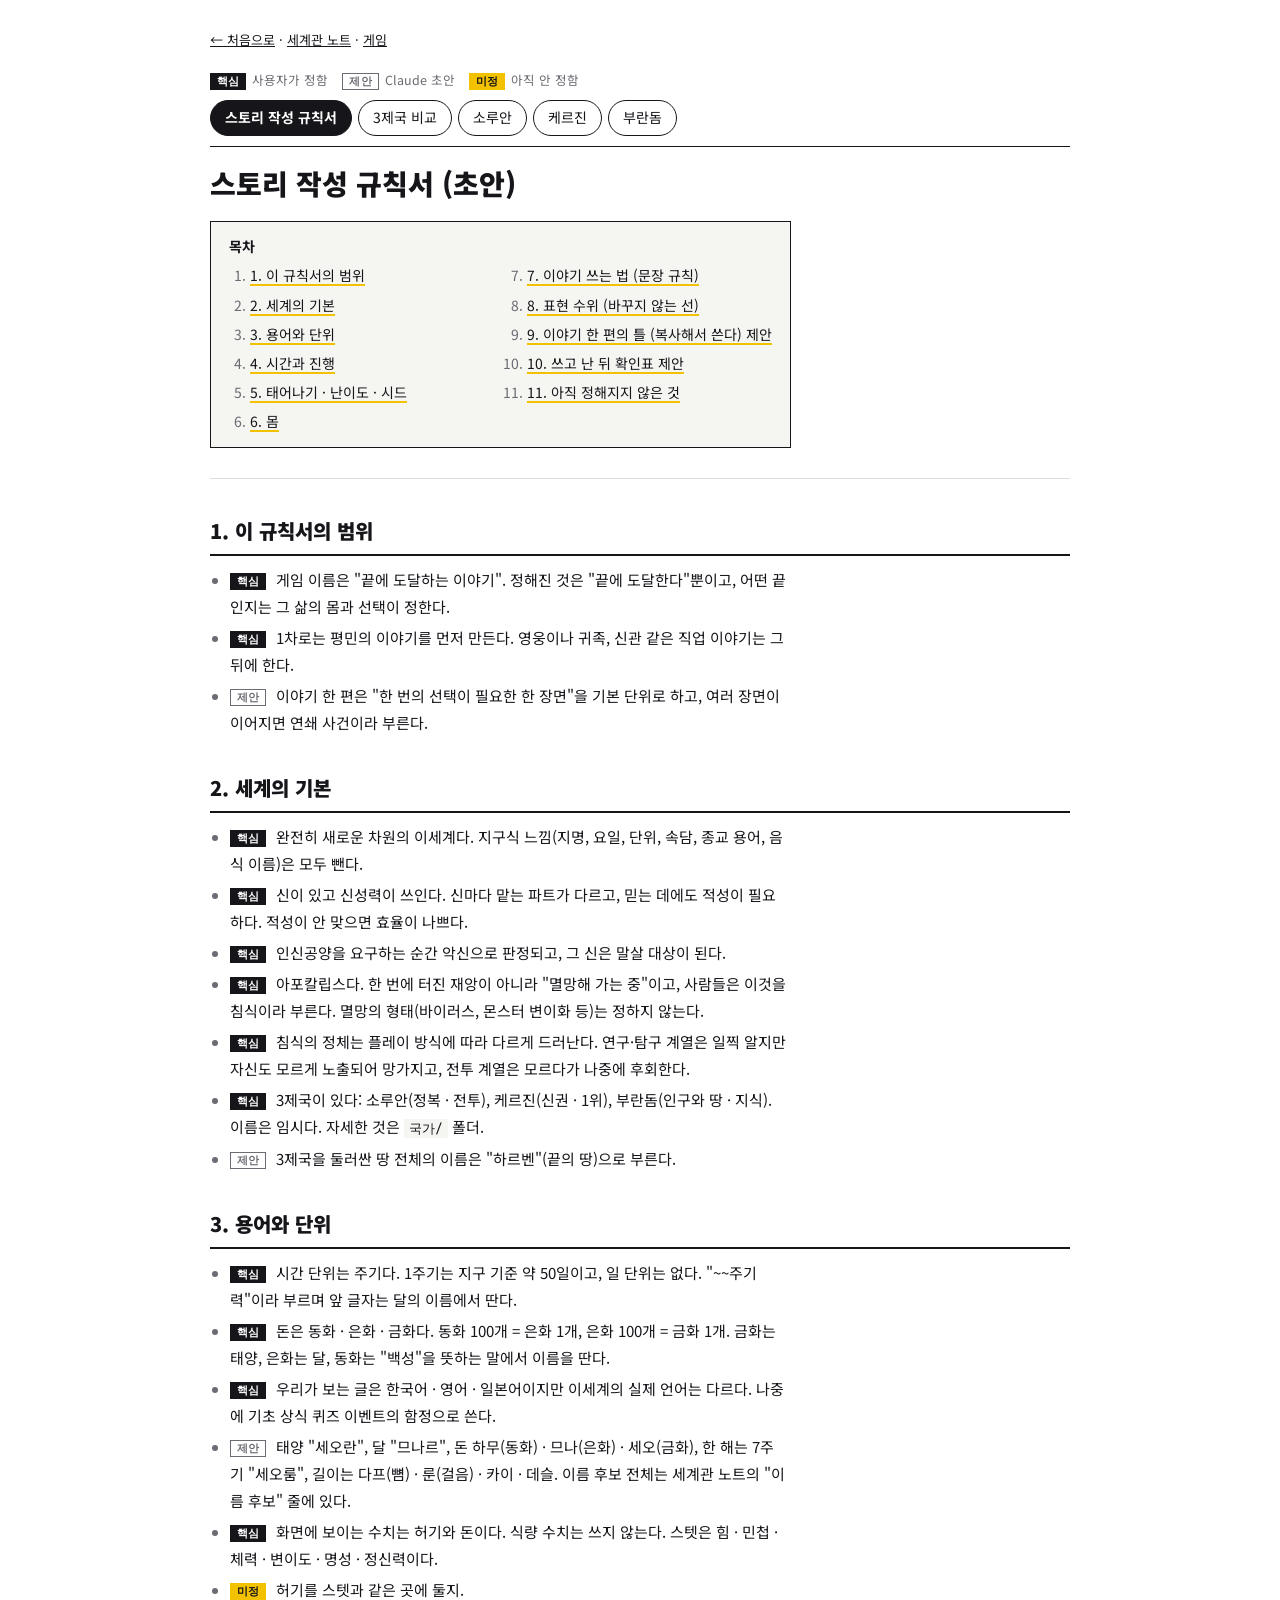
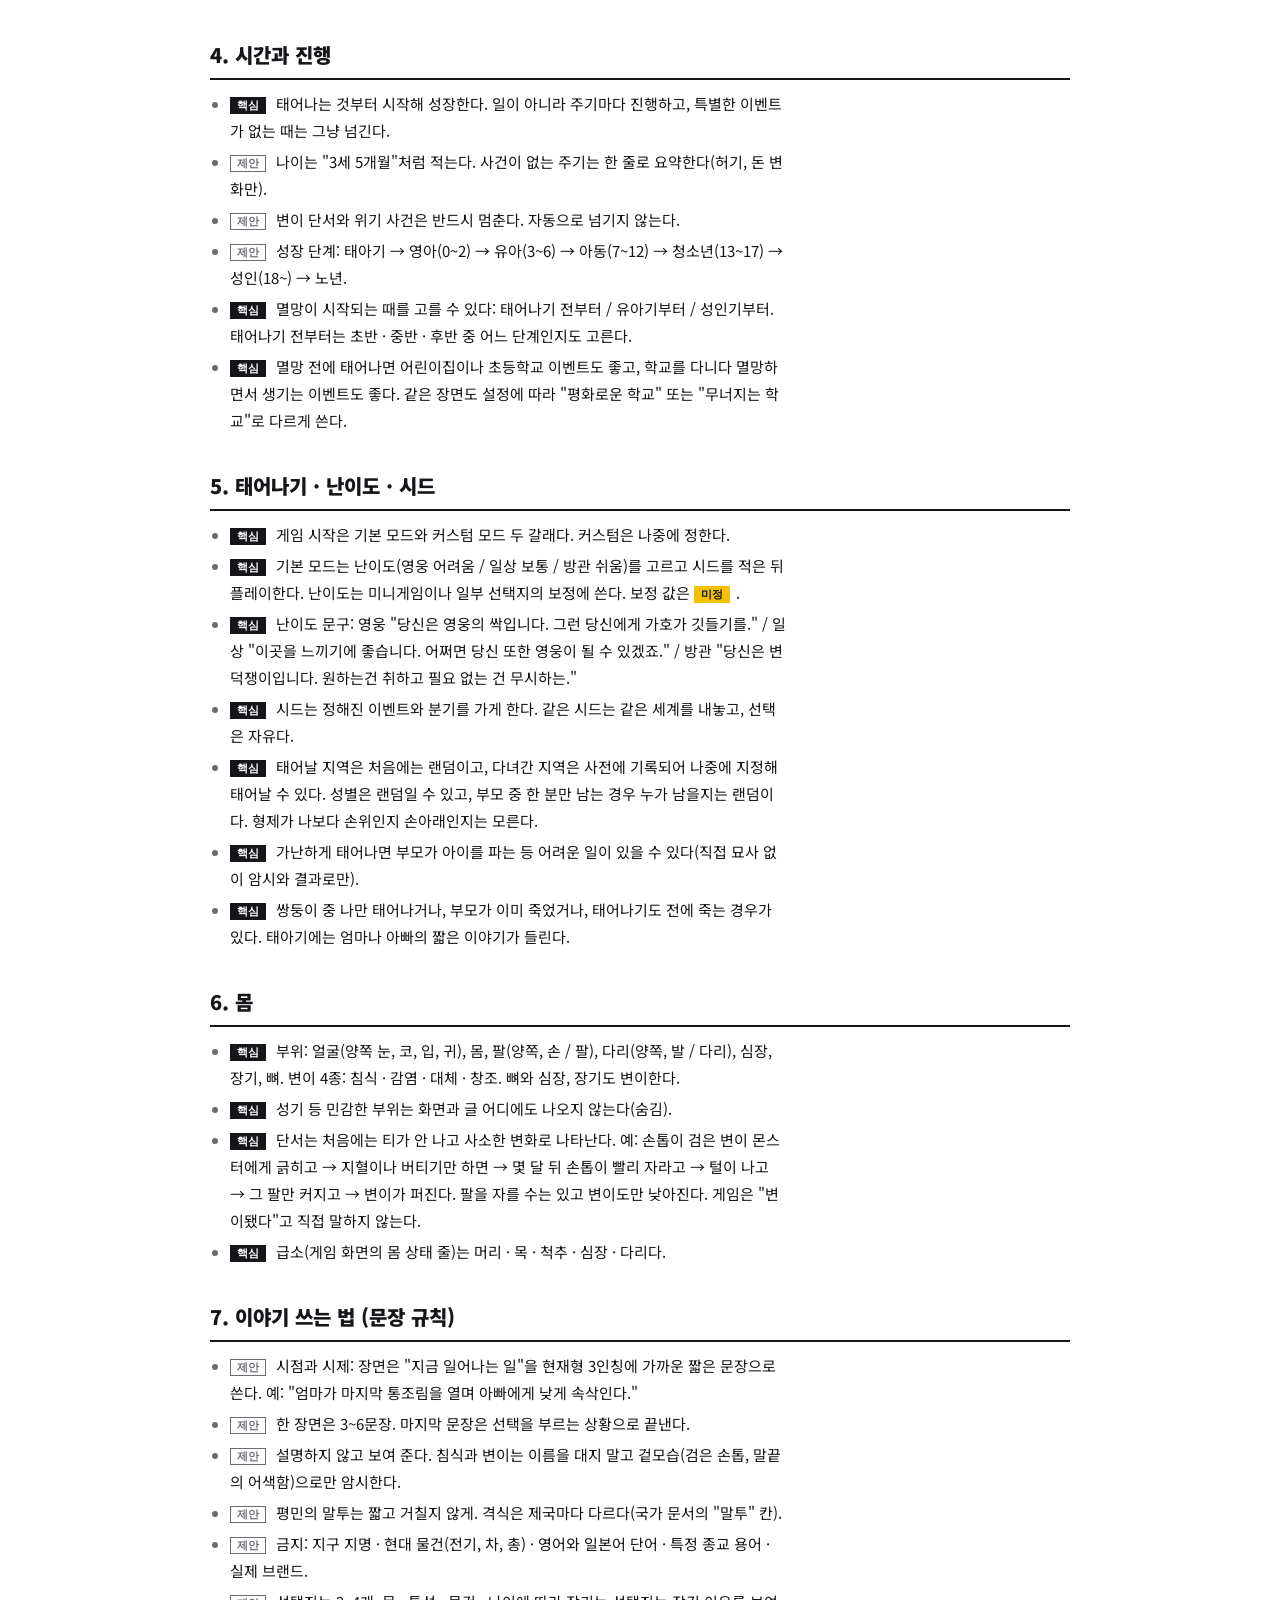
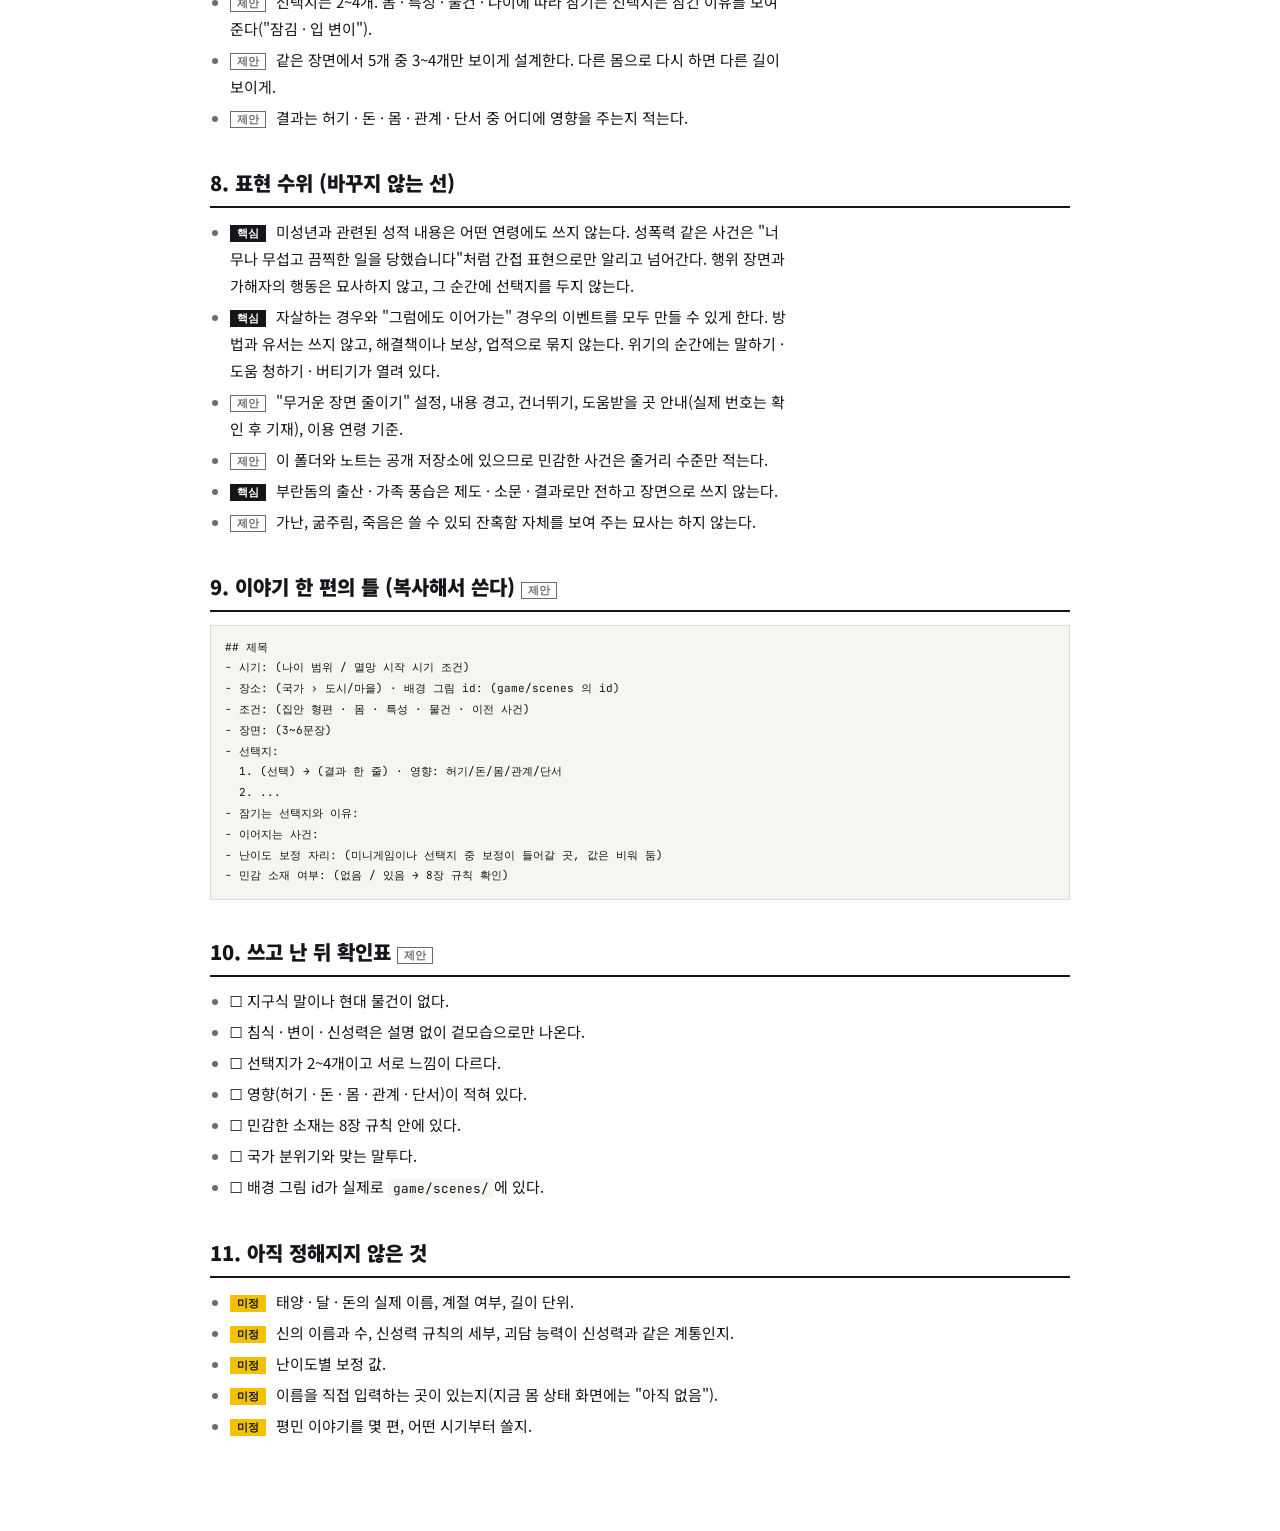
<file: story/index.html>
<!doctype html>
<html lang="ko">
<head>
<meta charset="utf-8">
<meta name="viewport" content="width=device-width, initial-scale=1, viewport-fit=cover">
<title>스토리 위키 · 끝에 도달하는 이야기</title>
<link rel="preconnect" href="https://fonts.googleapis.com"><link rel="preconnect" href="https://fonts.gstatic.com" crossorigin>
<link href="https://fonts.googleapis.com/css2?family=Noto+Sans+KR:wght@400;500;700;900&family=JetBrains+Mono:wght@700&display=swap" rel="stylesheet">
<style>
/* 레이아웃: 읽기용 문서 한 칸. 위에 문서 탭, 아래에 본문. 흰/검정/가는 선 + 노랑 하나 */
:root{--bg:#fff;--ink:#15151a;--mute:#6b6b73;--line:#dcdce0;--soft:#f5f5f2;--acc:#f2c200;--accink:#15151a;--font:'Noto Sans KR',system-ui,-apple-system,'Apple SD Gothic Neo','Malgun Gothic',sans-serif;--mono:'JetBrains Mono',ui-monospace,monospace;color-scheme:light}
@media (prefers-color-scheme:dark){:root:not([data-theme="light"]){--bg:#121214;--ink:#ececee;--mute:#9a9aa3;--line:#34343a;--soft:#1b1b1e;--accink:#121214;color-scheme:dark}}
:root[data-theme="dark"]{--bg:#121214;--ink:#ececee;--mute:#9a9aa3;--line:#34343a;--soft:#1b1b1e;--accink:#121214;color-scheme:dark}
*{box-sizing:border-box}
body{margin:0;background:var(--bg);color:var(--ink);font:15px/1.8 var(--font);padding-left:max(16px,env(safe-area-inset-left,0px));padding-right:max(16px,env(safe-area-inset-right,0px))}
.wrap{max-width:860px;margin:0 auto;padding-block:28px 80px}
.top{position:sticky;top:env(safe-area-inset-top,0px);background:var(--bg);z-index:5;padding-block:10px;border-bottom:1px solid var(--ink);margin-bottom:18px}
.legend{display:flex;gap:14px;flex-wrap:wrap;font-size:12.5px;color:var(--mute);margin:0 0 8px}
.tabs{display:flex;gap:6px;flex-wrap:wrap}
.tab{font:inherit;font-size:14px;color:var(--ink);background:var(--bg);border:1px solid var(--ink);border-radius:999px;padding:3px 14px;min-height:36px;cursor:pointer}
.tab[aria-selected="true"]{background:var(--ink);color:var(--bg);font-weight:700}
.tab:focus-visible{outline:3px solid var(--acc);outline-offset:2px}
.doc h1.dt{font-size:28px;line-height:1.3;margin:6px 0 12px;font-weight:900;text-wrap:balance}
.doc h2{font-size:20px;margin:34px 0 10px;padding-bottom:5px;border-bottom:2px solid var(--ink);font-weight:900;text-wrap:balance}
.doc h3{font-size:16px;margin:22px 0 6px;font-weight:700;display:flex;align-items:center;gap:8px}
.doc h3::before{content:"";width:8px;height:8px;background:var(--acc);flex:none}
.doc p{margin:0 0 10px;max-width:70ch}
.doc ul,.doc ol{margin:0 0 12px;padding-left:1.3em;max-width:72ch}
.doc li{margin-bottom:4px}
.doc li::marker{color:var(--mute)}
.doc hr{border:0;border-top:1px solid var(--line);margin:24px 0}
.doc code{font-family:var(--mono);font-size:.85em;background:var(--soft);padding:1px 5px}
.doc pre{background:var(--soft);border:1px solid var(--line);padding:12px 14px;overflow-x:auto;font-size:13px;line-height:1.6}
.doc pre code{background:none;padding:0}
.tw{overflow-x:auto;margin:8px 0 14px;border:1px solid var(--line)}
table{border-collapse:collapse;width:100%;font-size:14px;line-height:1.55}
th,td{text-align:left;padding:7px 11px;border-bottom:1px solid var(--line);vertical-align:top}
th{background:var(--soft);font-weight:700}
tr:last-child td{border-bottom:0}
.tg{display:inline-block;font:700 11px var(--mono);padding:0 6px;margin-right:6px;border:1px solid var(--ink);vertical-align:.08em;letter-spacing:.02em}
.tg.k{background:var(--ink);color:var(--bg)}
.tg.s{border-color:var(--mute);color:var(--mute)}
.tg.u{background:var(--acc);color:var(--accink);border-color:var(--acc)}
.toc{border:1px solid var(--ink);background:var(--soft);padding:12px 18px;margin:8px 0 6px;display:inline-block;min-width:min(100%,300px)}
.toc b{display:block;margin-bottom:4px;font-size:14px}
.toc ol{margin:0;padding-left:1.4em;columns:2;column-gap:32px}
@media (max-width:560px){.toc ol{columns:1}}
.toc li{break-inside:avoid;font-size:14px}
.toc a{color:var(--ink);text-decoration:underline;text-decoration-color:var(--acc);text-decoration-thickness:2px;text-underline-offset:3px}
.back{font-size:13px;margin:0 0 8px}.back a{color:var(--ink)}
</style>
</head>
<body>

<div class="wrap">
<p class="back"><a href="../">← 처음으로</a> · <a href="../world/">세계관 노트</a> · <a href="../game/">게임</a></p>
<div class="top"><p class="legend"><span><span class="tg k">핵심</span>사용자가 정함</span><span><span class="tg s">제안</span>Claude 초안</span><span><span class="tg u">미정</span>아직 안 정함</span></p><div class="tabs" role="tablist" aria-label="문서"><button class="tab" role="tab" data-d="rules" aria-selected="false">스토리 작성 규칙서</button><button class="tab" role="tab" data-d="compare" aria-selected="false">3제국 비교</button><button class="tab" role="tab" data-d="a" aria-selected="false">소루안</button><button class="tab" role="tab" data-d="b" aria-selected="false">케르진</button><button class="tab" role="tab" data-d="c" aria-selected="false">부란돔</button></div></div>
<section class="doc" id="d-rules" hidden><h1 class="dt">스토리 작성 규칙서 (초안)</h1>
<hr />
<h2>1. 이 규칙서의 범위</h2>
<ul>
<li><span class="tg k">핵심</span> 게임 이름은 "끝에 도달하는 이야기". 정해진 것은 "끝에 도달한다"뿐이고, 어떤 끝인지는 그 삶의 몸과 선택이 정한다.</li>
<li><span class="tg k">핵심</span> 1차로는 평민의 이야기를 먼저 만든다. 영웅이나 귀족, 신관 같은 직업 이야기는 그 뒤에 한다.</li>
<li><span class="tg s">제안</span> 이야기 한 편은 "한 번의 선택이 필요한 한 장면"을 기본 단위로 하고, 여러 장면이 이어지면 연쇄 사건이라 부른다.</li>
</ul>
<h2>2. 세계의 기본</h2>
<ul>
<li><span class="tg k">핵심</span> 완전히 새로운 차원의 이세계다. 지구식 느낌(지명, 요일, 단위, 속담, 종교 용어, 음식 이름)은 모두 뺀다.</li>
<li><span class="tg k">핵심</span> 신이 있고 신성력이 쓰인다. 신마다 맡는 파트가 다르고, 믿는 데에도 적성이 필요하다. 적성이 안 맞으면 효율이 나쁘다.</li>
<li><span class="tg k">핵심</span> 인신공양을 요구하는 순간 악신으로 판정되고, 그 신은 말살 대상이 된다.</li>
<li><span class="tg k">핵심</span> 아포칼립스다. 한 번에 터진 재앙이 아니라 "멸망해 가는 중"이고, 사람들은 이것을 침식이라 부른다. 멸망의 형태(바이러스, 몬스터 변이화 등)는 정하지 않는다.</li>
<li><span class="tg k">핵심</span> 침식의 정체는 플레이 방식에 따라 다르게 드러난다. 연구·탐구 계열은 일찍 알지만 자신도 모르게 노출되어 망가지고, 전투 계열은 모르다가 나중에 후회한다.</li>
<li><span class="tg k">핵심</span> 3제국이 있다: 소루안(정복 · 전투), 케르진(신권 · 1위), 부란돔(인구와 땅 · 지식). 이름은 임시다. 자세한 것은 <code>국가/</code> 폴더.</li>
<li><span class="tg s">제안</span> 3제국을 둘러싼 땅 전체의 이름은 "하르벤"(끝의 땅)으로 부른다.</li>
</ul>
<h2>3. 용어와 단위</h2>
<ul>
<li><span class="tg k">핵심</span> 시간 단위는 주기다. 1주기는 지구 기준 약 50일이고, 일 단위는 없다. "~~주기력"이라 부르며 앞 글자는 달의 이름에서 딴다.</li>
<li><span class="tg k">핵심</span> 돈은 동화 · 은화 · 금화다. 동화 100개 = 은화 1개, 은화 100개 = 금화 1개. 금화는 태양, 은화는 달, 동화는 "백성"을 뜻하는 말에서 이름을 딴다.</li>
<li><span class="tg k">핵심</span> 우리가 보는 글은 한국어 · 영어 · 일본어이지만 이세계의 실제 언어는 다르다. 나중에 기초 상식 퀴즈 이벤트의 함정으로 쓴다.</li>
<li><span class="tg s">제안</span> 태양 "세오란", 달 "므나르", 돈 하무(동화) · 므나(은화) · 세오(금화), 한 해는 7주기 "세오룸", 길이는 다프(뼘) · 룬(걸음) · 카이 · 데슬. 이름 후보 전체는 세계관 노트의 "이름 후보" 줄에 있다.</li>
<li><span class="tg k">핵심</span> 화면에 보이는 수치는 허기와 돈이다. 식량 수치는 쓰지 않는다. 스텟은 힘 · 민첩 · 체력 · 변이도 · 명성 · 정신력이다.</li>
<li><span class="tg u">미정</span> 허기를 스텟과 같은 곳에 둘지.</li>
</ul>
<h2>4. 시간과 진행</h2>
<ul>
<li><span class="tg k">핵심</span> 태어나는 것부터 시작해 성장한다. 일이 아니라 주기마다 진행하고, 특별한 이벤트가 없는 때는 그냥 넘긴다.</li>
<li><span class="tg s">제안</span> 나이는 "3세 5개월"처럼 적는다. 사건이 없는 주기는 한 줄로 요약한다(허기, 돈 변화만).</li>
<li><span class="tg s">제안</span> 변이 단서와 위기 사건은 반드시 멈춘다. 자동으로 넘기지 않는다.</li>
<li><span class="tg s">제안</span> 성장 단계: 태아기 → 영아(0~2) → 유아(3~6) → 아동(7~12) → 청소년(13~17) → 성인(18~) → 노년.</li>
<li><span class="tg k">핵심</span> 멸망이 시작되는 때를 고를 수 있다: 태어나기 전부터 / 유아기부터 / 성인기부터. 태어나기 전부터는 초반 · 중반 · 후반 중 어느 단계인지도 고른다.</li>
<li><span class="tg k">핵심</span> 멸망 전에 태어나면 어린이집이나 초등학교 이벤트도 좋고, 학교를 다니다 멸망하면서 생기는 이벤트도 좋다. 같은 장면도 설정에 따라 "평화로운 학교" 또는 "무너지는 학교"로 다르게 쓴다.</li>
</ul>
<h2>5. 태어나기 · 난이도 · 시드</h2>
<ul>
<li><span class="tg k">핵심</span> 게임 시작은 기본 모드와 커스텀 모드 두 갈래다. 커스텀은 나중에 정한다.</li>
<li><span class="tg k">핵심</span> 기본 모드는 난이도(영웅 어려움 / 일상 보통 / 방관 쉬움)를 고르고 시드를 적은 뒤 플레이한다. 난이도는 미니게임이나 일부 선택지의 보정에 쓴다. 보정 값은 <span class="tg u">미정</span>.</li>
<li><span class="tg k">핵심</span> 난이도 문구: 영웅 "당신은 영웅의 싹입니다. 그런 당신에게 가호가 깃들기를." / 일상 "이곳을 느끼기에 좋습니다. 어쩌면 당신 또한 영웅이 될 수 있겠죠." / 방관 "당신은 변덕쟁이입니다. 원하는건 취하고 필요 없는 건 무시하는."</li>
<li><span class="tg k">핵심</span> 시드는 정해진 이벤트와 분기를 가게 한다. 같은 시드는 같은 세계를 내놓고, 선택은 자유다.</li>
<li><span class="tg k">핵심</span> 태어날 지역은 처음에는 랜덤이고, 다녀간 지역은 사전에 기록되어 나중에 지정해 태어날 수 있다. 성별은 랜덤일 수 있고, 부모 중 한 분만 남는 경우 누가 남을지는 랜덤이다. 형제가 나보다 손위인지 손아래인지는 모른다.</li>
<li><span class="tg k">핵심</span> 가난하게 태어나면 부모가 아이를 파는 등 어려운 일이 있을 수 있다(직접 묘사 없이 암시와 결과로만).</li>
<li><span class="tg k">핵심</span> 쌍둥이 중 나만 태어나거나, 부모가 이미 죽었거나, 태어나기도 전에 죽는 경우가 있다. 태아기에는 엄마나 아빠의 짧은 이야기가 들린다.</li>
</ul>
<h2>6. 몸</h2>
<ul>
<li><span class="tg k">핵심</span> 부위: 얼굴(양쪽 눈, 코, 입, 귀), 몸, 팔(양쪽, 손 / 팔), 다리(양쪽, 발 / 다리), 심장, 장기, 뼈. 변이 4종: 침식 · 감염 · 대체 · 창조. 뼈와 심장, 장기도 변이한다.</li>
<li><span class="tg k">핵심</span> 성기 등 민감한 부위는 화면과 글 어디에도 나오지 않는다(숨김).</li>
<li><span class="tg k">핵심</span> 단서는 처음에는 티가 안 나고 사소한 변화로 나타난다. 예: 손톱이 검은 변이 몬스터에게 긁히고 → 지혈이나 버티기만 하면 → 몇 달 뒤 손톱이 빨리 자라고 → 털이 나고 → 그 팔만 커지고 → 변이가 퍼진다. 팔을 자를 수는 있고 변이도만 낮아진다. 게임은 "변이됐다"고 직접 말하지 않는다.</li>
<li><span class="tg k">핵심</span> 급소(게임 화면의 몸 상태 줄)는 머리 · 목 · 척추 · 심장 · 다리다.</li>
</ul>
<h2>7. 이야기 쓰는 법 (문장 규칙)</h2>
<ul>
<li><span class="tg s">제안</span> 시점과 시제: 장면은 "지금 일어나는 일"을 현재형 3인칭에 가까운 짧은 문장으로 쓴다. 예: "엄마가 마지막 통조림을 열며 아빠에게 낮게 속삭인다."</li>
<li><span class="tg s">제안</span> 한 장면은 3~6문장. 마지막 문장은 선택을 부르는 상황으로 끝낸다.</li>
<li><span class="tg s">제안</span> 설명하지 않고 보여 준다. 침식과 변이는 이름을 대지 말고 겉모습(검은 손톱, 말끝의 어색함)으로만 암시한다.</li>
<li><span class="tg s">제안</span> 평민의 말투는 짧고 거칠지 않게. 격식은 제국마다 다르다(국가 문서의 "말투" 칸).</li>
<li><span class="tg s">제안</span> 금지: 지구 지명 · 현대 물건(전기, 차, 총) · 영어와 일본어 단어 · 특정 종교 용어 · 실제 브랜드.</li>
<li><span class="tg s">제안</span> 선택지는 2~4개. 몸 · 특성 · 물건 · 나이에 따라 잠기는 선택지는 잠긴 이유를 보여 준다("잠김 · 입 변이").</li>
<li><span class="tg s">제안</span> 같은 장면에서 5개 중 3~4개만 보이게 설계한다. 다른 몸으로 다시 하면 다른 길이 보이게.</li>
<li><span class="tg s">제안</span> 결과는 허기 · 돈 · 몸 · 관계 · 단서 중 어디에 영향을 주는지 적는다.</li>
</ul>
<h2>8. 표현 수위 (바꾸지 않는 선)</h2>
<ul>
<li><span class="tg k">핵심</span> 미성년과 관련된 성적 내용은 어떤 연령에도 쓰지 않는다. 성폭력 같은 사건은 "너무나 무섭고 끔찍한 일을 당했습니다"처럼 간접 표현으로만 알리고 넘어간다. 행위 장면과 가해자의 행동은 묘사하지 않고, 그 순간에 선택지를 두지 않는다.</li>
<li><span class="tg k">핵심</span> 자살하는 경우와 "그럼에도 이어가는" 경우의 이벤트를 모두 만들 수 있게 한다. 방법과 유서는 쓰지 않고, 해결책이나 보상, 업적으로 묶지 않는다. 위기의 순간에는 말하기 · 도움 청하기 · 버티기가 열려 있다.</li>
<li><span class="tg s">제안</span> "무거운 장면 줄이기" 설정, 내용 경고, 건너뛰기, 도움받을 곳 안내(실제 번호는 확인 후 기재), 이용 연령 기준.</li>
<li><span class="tg s">제안</span> 이 폴더와 노트는 공개 저장소에 있으므로 민감한 사건은 줄거리 수준만 적는다.</li>
<li><span class="tg k">핵심</span> 부란돔의 출산 · 가족 풍습은 제도 · 소문 · 결과로만 전하고 장면으로 쓰지 않는다.</li>
<li><span class="tg s">제안</span> 가난, 굶주림, 죽음은 쓸 수 있되 잔혹함 자체를 보여 주는 묘사는 하지 않는다.</li>
</ul>
<h2>9. 이야기 한 편의 틀 (복사해서 쓴다) <span class="tg s">제안</span></h2>
<pre><code>## 제목
- 시기: (나이 범위 / 멸망 시작 시기 조건)
- 장소: (국가 › 도시/마을) · 배경 그림 id: (game/scenes 의 id)
- 조건: (집안 형편 · 몸 · 특성 · 물건 · 이전 사건)
- 장면: (3~6문장)
- 선택지:
  1. (선택) → (결과 한 줄) · 영향: 허기/돈/몸/관계/단서
  2. ...
- 잠기는 선택지와 이유:
- 이어지는 사건:
- 난이도 보정 자리: (미니게임이나 선택지 중 보정이 들어갈 곳, 값은 비워 둠)
- 민감 소재 여부: (없음 / 있음 → 8장 규칙 확인)
</code></pre>
<h2>10. 쓰고 난 뒤 확인표 <span class="tg s">제안</span></h2>
<ul>
<li>☐ 지구식 말이나 현대 물건이 없다.</li>
<li>☐ 침식 · 변이 · 신성력은 설명 없이 겉모습으로만 나온다.</li>
<li>☐ 선택지가 2~4개이고 서로 느낌이 다르다.</li>
<li>☐ 영향(허기 · 돈 · 몸 · 관계 · 단서)이 적혀 있다.</li>
<li>☐ 민감한 소재는 8장 규칙 안에 있다.</li>
<li>☐ 국가 분위기와 맞는 말투다.</li>
<li>☐ 배경 그림 id가 실제로 <code>game/scenes/</code>에 있다.</li>
</ul>
<h2>11. 아직 정해지지 않은 것</h2>
<ul>
<li><span class="tg u">미정</span> 태양 · 달 · 돈의 실제 이름, 계절 여부, 길이 단위.</li>
<li><span class="tg u">미정</span> 신의 이름과 수, 신성력 규칙의 세부, 괴담 능력이 신성력과 같은 계통인지.</li>
<li><span class="tg u">미정</span> 난이도별 보정 값.</li>
<li><span class="tg u">미정</span> 이름을 직접 입력하는 곳이 있는지(지금 몸 상태 화면에는 "아직 없음").</li>
<li><span class="tg u">미정</span> 평민 이야기를 몇 편, 어떤 시기부터 쓸지.</li>
</ul></section><section class="doc" id="d-compare" hidden><h1 class="dt">태어날 수 있는 국가 (3제국)</h1>
<p>처음에는 플레이어가 제국 이름을 모른다. 사전에서 이름이 열리는 것은 자신의 소속을 알게 된 뒤다. 그래서 이야기 안에서는 제국 이름 대신 <strong>"그 땅 사람들이 쓰는 말"</strong>(마을 이름, 신의 별칭, 습관)로 먼저 보여 주고, 제국 이름은 사전과 설정 화면에서만 쓴다. <span class="tg s">제안</span></p>
<h2>한눈에 비교</h2>
<div class="tw"><table>
<thead>
<tr>
<th></th>
<th>소루안 (a)</th>
<th>케르진 (b)</th>
<th>부란돔 (c)</th>
</tr>
</thead>
<tbody>
<tr>
<td>한 줄</td>
<td>싸우는 민족</td>
<td>신을 믿는 나라</td>
<td>사람과 땅의 나라</td>
</tr>
<tr>
<td>힘의 바탕</td>
<td>무력과 정복</td>
<td>신앙과 신성력</td>
<td>인구, 땅, 지식</td>
</tr>
<tr>
<td>순위</td>
<td>전투력 위주</td>
<td>사실상 1위</td>
<td>2위, 영향력은 1위</td>
</tr>
<tr>
<td>침식을 대하는 법</td>
<td>"새로운 상대다" 하며 날뛴다</td>
<td>신성력을 뿌리며 "위험하다" 하고 지킨다</td>
<td>일단 잡아서 연구한다</td>
</tr>
<tr>
<td>평민의 길</td>
<td>병사, 군량 농부, 광부</td>
<td>순례자, 신전 일꾼, 장사꾼</td>
<td>농부, 학생, 일꾼, 망명</td>
</tr>
<tr>
<td>소리 결</td>
<td>열린 모음, 부드럽게</td>
<td>파열음, 딱딱하게</td>
<td>받침을 무겁게</td>
</tr>
<tr>
<td>도시</td>
<td>하이모르 · 누와엔 · 마솔라</td>
<td>젝슬로 · 즈크란 · 팔케트</td>
<td>무르감 · 도벅 · 가르둔</td>
</tr>
<tr>
<td>마을</td>
<td>이루모 · 하나우 · 오루세</td>
<td>키츠르 · 토크벨 · 제르푸</td>
<td>부옹 · 돔나르 · 엠바르</td>
</tr>
</tbody>
</table></div>
<h2>제국 사이</h2>
<ul>
<li><span class="tg k">핵심</span> 소루안은 케르진이 소루안의 국교 신을 하위 신으로 묶어 버려서 케르진과 자주 전쟁한다.</li>
<li><span class="tg k">핵심</span> 악신이 나타나면 소루안도 사리고, 지금은 악신 토벌이 우선이다. 그러나 나중에 소루안이 케르진을 크게 친다.</li>
<li><span class="tg k">핵심</span> 부란돔 사람들은 다른 제국으로 망명해 영향력을 넓힌다. 어느 제국에나 부란돔 출신이 있다.</li>
<li><span class="tg s">제안</span> 평민에게 이 갈등은 "징집 통지", "국경 검문이 막힘", "물가 급등", "난민 행렬" 같은 생활의 변화로 온다. 지도 위의 전쟁은 직접 보여 주지 않는다.</li>
</ul>
<h2>쓰는 법</h2>
<ul>
<li>한 국가 문서를 읽고 이야기를 쓸 때는 "평민의 하루", "소리·빛·냄새", "말투", "쓰지 말 것"을 먼저 본다.</li>
<li>이야기 씨앗 표의 "배경" 칸은 <code>game/scenes/</code>의 그림 id다. 게임 화면에서 <code>CEG.scene('id')</code>로 바꾼다.</li>
</ul></section><section class="doc" id="d-a" hidden><h1 class="dt">소루안 제국 (임시) · 싸우는 민족</h1>
<h2>한눈에</h2>
<ul>
<li><span class="tg k">핵심</span> 공격적이고 정복적인 전투 민족이다. 각 도시와 마을도 생각보다 전투 민족이다.</li>
<li><span class="tg k">핵심</span> 몇 도시는 전투 민족인 척하며 은근히 모략을 잘 써서 제국이 유지된다.</li>
<li><span class="tg k">핵심</span> 침식에 대한 대처: "새로운 상대다" 하며 그냥 날뛴다.</li>
<li><span class="tg k">핵심</span> 케르진과 자주 전쟁한다 (소루안의 국교 신을 케르진이 하위 신으로 묶어서). 악신 앞에서는 사리지만, 나중에 케르진을 크게 친다.</li>
<li><span class="tg s">제안</span> 이름 뜻: 소루(울림) + 안(품는다) = "울림이 품은 땅". 사람들은 북소리와 종소리를 시간의 단위처럼 쓴다.</li>
</ul>
<h2>소리 · 빛 · 냄새 <span class="tg s">제안</span></h2>
<ul>
<li>소리: 아침을 여는 북, 훈련장의 목검 소리, 출정식의 함성, 대장간의 쇠 두드리는 소리. 조용한 때는 이웃의 칼 가는 소리.</li>
<li>빛: 횃불과 붉은 노을. 큰 깃발이 바람에 펄럭이는 그림자. 낮은 돌담 위로 길게 눕는 햇빛.</li>
<li>냄새: 가죽, 기름, 쇳가루, 말린 고기, 땀. 전투가 끝난 날에는 연기.</li>
<li>색 느낌: 검정에 가까운 짙은 천과 흰 줄무늬 장식(흑백 도트 그림에서는 굵은 줄무늬 깃발).</li>
</ul>
<h2>평민의 하루 <span class="tg s">제안</span></h2>
<ul>
<li>일: 농부는 군량을 대고, 광부는 무기용 광석을 캔다. 아이는 일찍부터 훈련과 심부름을 한다. 한가한 사람은 드물다.</li>
<li>먹고 입기: 말린 고기와 거친 곡물 죽. 옷은 질기고 어둡다. 잔치는 출정과 귀환 때뿐이다.</li>
<li>믿음: 국교 신은 전쟁과 승리 계열이다. 평민은 그 신에게 "무사히 돌아오게 해 달라"고 빌고, 돌아오지 못한 이를 위한 의식이 일상에 있다.</li>
<li>금기: 도망친 이를 입에 올리지 않는다. 겁쟁이라는 말은 가장 큰 모욕이다.</li>
<li>돈: 전리품이 곧 돈이다. 평민은 동화(하무) 위주로 살고, 은화(므나)는 군 가문의 몫이다.</li>
<li>신분: 무훈이 곧 신분이다. 공을 세우면 평민도 올라갈 수 있어서 모두가 싸움을 꿈꾼다.</li>
</ul>
<h2>침식을 대하는 방식 <span class="tg s">제안</span></h2>
<ul>
<li>용맹한 일로 칭송한다. 침식 지대로 원정대를 보내고, 부상과 변이를 영광처럼 말한다.</li>
<li>그래서 단서를 놓치고, 변이를 숨기며, 몸이 망가져도 싸우다 죽는 풍토가 있다.</li>
<li>평민 시선: "그 애는 팔이 커졌는데 자랑스러워했다." 같은 식으로, 사람들의 반응으로 간접 표현한다. 게임은 변이라고 말하지 않는다.</li>
<li>변이를 입은 이를 어떻게 대하는지는 <span class="tg u">미정</span>.</li>
</ul>
<h2>도시와 마을 (임시 이름) <span class="tg s">제안</span></h2>
<div class="tw"><table>
<thead>
<tr>
<th>이름</th>
<th>뜻</th>
<th>뼈대 역할</th>
<th>소루안식 색</th>
</tr>
</thead>
<tbody>
<tr>
<td>하이모르</td>
<td>높은 제단</td>
<td>수도</td>
<td>무훈이 신분이고 징집과 출정식이 도시의 리듬. 전사 제단이 중심</td>
</tr>
<tr>
<td>누와엔</td>
<td>길이 머무는 곳</td>
<td>교역 도시</td>
<td>전투 민족인 척하는 모략 도시 후보. 겉은 강한 척, 뒤로는 첩자 · 혼인 · 소문 <span class="tg u">미정</span></td>
</tr>
<tr>
<td>마솔라</td>
<td>경계의 벽</td>
<td>변경 · 최전선</td>
<td>케르진과 맞닿은 성벽 도시. 공성 진영과 검문</td>
</tr>
<tr>
<td>이루모</td>
<td>씨앗의 땅</td>
<td>식량 마을</td>
<td>군량을 대는 농가. 수확의 절반이 군으로 간다</td>
</tr>
<tr>
<td>하나우</td>
<td>돌샘</td>
<td>자원 마을</td>
<td>광산과 샘. 광부 가족</td>
</tr>
<tr>
<td>오루세</td>
<td>숨는 숲</td>
<td>피난 · 변경 마을</td>
<td>전쟁이 나면 사람들이 숨는 곳. 소문이 가장 먼저 닿는다</td>
</tr>
</tbody>
</table></div>
<h2>태어날 집안 <span class="tg s">제안</span></h2>
<ul>
<li>가난 40% · 보통 40% · 부유 20% (군 가문). 평민은 가난과 보통이 대부분이고, 부유는 군 가문이다.</li>
<li>가족 구성의 특징: 부모 중 한 분이 군에 나가 있는 집이 흔하다. 형제가 많고 서열이 분명하다.</li>
</ul>
<h2>평민 이야기 씨앗 <span class="tg s">제안</span></h2>
<div class="tw"><table>
<thead>
<tr>
<th>시기</th>
<th>씨앗</th>
<th>장면 감각</th>
<th>배경</th>
</tr>
</thead>
<tbody>
<tr>
<td>영아~유아</td>
<td>부모가 출정 나간 달의 빈집. 이웃 아주머니가 밥을 가져온다</td>
<td>북소리가 멀리서 들린다</td>
<td><code>house_farmyard</code>, <code>house_hearth</code></td>
</tr>
<tr>
<td>아동</td>
<td>전사 놀이에서 다친 친구. 울면 놀림받는다</td>
<td>겁쟁이라는 말의 무게</td>
<td><code>town_playground</code>, <code>town_training</code></td>
</tr>
<tr>
<td>아동</td>
<td>훈련장 구경. 형들의 서열 싸움</td>
<td>나도 저 줄에 서고 싶은가</td>
<td><code>town_training</code></td>
</tr>
<tr>
<td>청소년</td>
<td>징집 통지가 문에 붙는다</td>
<td>가족이 모이는 저녁</td>
<td><code>house_hearth</code>, <code>town_square</code></td>
</tr>
<tr>
<td>청소년</td>
<td>무훈 시험. 이기면 신분이 오른다</td>
<td>투기장의 함성</td>
<td><code>town_arena</code></td>
</tr>
<tr>
<td>청소년</td>
<td>광산 일자리. 위험하지만 돈이 된다</td>
<td>갱도의 어둠과 단서</td>
<td><code>cave_mine</code></td>
</tr>
<tr>
<td>성인</td>
<td>출정에서 돌아오지 않은 사람. 마을의 의식</td>
<td>조용한 마을</td>
<td><code>town_dusk_village</code>, <code>town_graveyard</code></td>
</tr>
<tr>
<td>성인</td>
<td>침식 지대 원정에 뽑힌다. 영광인가, 싫은가</td>
<td>안개 속으로 가는 행렬</td>
<td><code>x_erosion_zone</code>, <code>town_camp</code></td>
</tr>
<tr>
<td>성인</td>
<td>첩자로 의심받는 이웃. 신고할 것인가</td>
<td>모략 도시의 눈치</td>
<td><code>house_alley</code>, <code>black_alley</code></td>
</tr>
</tbody>
</table></div>
<h2>말투 <span class="tg s">제안</span></h2>
<ul>
<li>짧고 단호하다. 존댓말은 윗사람에게만, 같은 또래는 반말이 기본이다.</li>
<li>칭찬은 "잘 싸웠다", "서 있었다"처럼 몸 이야기로 한다. 감정 표현은 아끼는 편이다.</li>
<li>침식은 "새 놈", "새로운 상대"로 부른다.</li>
</ul>
<h2>쓰지 말 것 <span class="tg s">제안</span></h2>
<ul>
<li>소루안 사람을 단순한 악당으로 쓰지 않는다. 평민은 싸움을 두려워하지만 입 밖에 못 낸다.</li>
<li>전투의 잔혹한 장면을 묘사하지 않는다. 결과와 남은 사람의 모습으로 전한다.</li>
<li>아이가 전투에 나가는 장면은 직접 쓰지 않는다. 훈련과 소문까지만.</li>
</ul>
<h2><span class="tg u">미정</span></h2>
<ul>
<li>국교 신의 이름과 얼굴(후보: 우루마).</li>
<li>모략을 쓰는 도시가 어디인지.</li>
<li>변이를 입은 사람을 어떻게 대하는지.</li>
<li>이름을 확정할지.</li>
</ul></section><section class="doc" id="d-b" hidden><h1 class="dt">케르진 제국 (임시) · 신을 믿는 나라</h1>
<h2>한눈에</h2>
<ul>
<li><span class="tg k">핵심</span> 신을 믿는 국가다. 주신을 중심으로 그 밑에 신들이 따른다고 생각한다.</li>
<li><span class="tg k">핵심</span> 소루안과 자주 전쟁한다. 소루안의 국교 신도 하위 신으로 묶어 버려서다.</li>
<li><span class="tg k">핵심</span> 광신도도 은근 많고, 괴담 같은 능력을 주로 쓰는 이들도 있고, 외신을 모시기도 하며 별의별 신이 다 몰린다.</li>
<li><span class="tg k">핵심</span> 인신공양을 요구하는 순간 악신으로 판정되고, 그 신의 존재를 말살하려 한다.</li>
<li><span class="tg k">핵심</span> 실질적으로 1위 제국이다.</li>
<li><span class="tg k">핵심</span> 침식에 대한 대처: 신성력을 뿌려대며 "위험하다" 하면서 열심히 지킨다. 신성력은 신을 믿는 이들이 쓰고, 신마다 맡는 파트가 다르며, 신과 적성이 안 맞으면 효율이 나쁘다.</li>
<li><span class="tg s">제안</span> 이름 뜻: 케르(틀) + 진(깨뜨린다) = "틀을 깨는 곳". 서열과 규칙으로 가득한 나라이면서 이름은 반대인 점이 이야기가 된다.</li>
</ul>
<h2>소리 · 빛 · 냄새 <span class="tg s">제안</span></h2>
<ul>
<li>소리: 종소리와 낮게 외는 기도, 순례자의 발소리, 심판소 앞의 낭독. 밤에는 금기를 속삭이는 소리(괴담).</li>
<li>빛: 높은 기둥 사이로 들어오는 빛줄기, 촛불과 부적에 붙은 불빛. 낮에도 그림자가 깊은 신전.</li>
<li>냄새: 향, 밀랍, 젖은 돌, 정화액 냄새(침식을 쫓는다는 약 냄새).</li>
<li>모양: 위로 곧게 솟은 것(기둥, 탑)과 줄(행렬, 서열표). 곳곳에 신의 표식이 붙어 있다.</li>
</ul>
<h2>평민의 하루 <span class="tg s">제안</span></h2>
<ul>
<li>일: 순례자를 상대로 장사하는 사람, 신전의 청소 · 짐 · 밭을 맡는 일꾼, 마을의 작은 사당지기. 신관이 되는 길은 적성 시험으로 열린다.</li>
<li>먹고 입기: 신전 앞에서 나눠 주는 곡물 죽과 빵, 축일마다 다른 음식. 옷에는 신의 표식을 단다.</li>
<li>믿음: 주신을 중심으로 하위 신이 서열로 묶여 있다. 평민은 자기 일에 맞는 신(치료, 길, 농사, 기억, 불)에게 비는 편이다.</li>
<li>금기: 신의 이름을 함부로 부르지 않는다. 이웃을 악신 신도라고 부르는 것은 가장 무서운 말이다.</li>
<li>돈: 헌금과 순례 장터가 돈이 되는 길이다. 은화(므나)가 신전과 평민 사이를 오간다.</li>
<li>신분: 신관이 사실상의 상층이다. 신성력 적성이 곧 출세의 첫 문이다.</li>
</ul>
<h2>침식을 대하는 방식 <span class="tg s">제안</span></h2>
<ul>
<li>신성력을 뿌리고 부적을 달아 "위험하다"고 외친다. 일상에서는 정화 의식과 금지 구역 표지로 보인다.</li>
<li>평민 시선: 마을마다 "오염 표시"가 붙은 우물, 신관이 정화해 주는 날의 줄, 약값 대신 헌금.</li>
<li>신성력과 약품이 있으면 단서 사슬을 일찍 끊을 수 있다. 신성력이 안 닿는 가난한 마을이 먼저 무너진다.</li>
<li>신성력이 침식을 어디까지 막는지는 <span class="tg u">미정</span>.</li>
</ul>
<h2>도시와 마을 (임시 이름) <span class="tg s">제안</span></h2>
<div class="tw"><table>
<thead>
<tr>
<th>이름</th>
<th>뜻</th>
<th>뼈대 역할</th>
<th>케르진식 색</th>
</tr>
</thead>
<tbody>
<tr>
<td>젝슬로</td>
<td>측정의 중심</td>
<td>수도</td>
<td>주신의 신전과 심판소. 서열표와 판정의 도시</td>
</tr>
<tr>
<td>즈크란</td>
<td>흐름의 이음매</td>
<td>교역 도시</td>
<td>순례 장터. 길이 모이고 소문이 오간다</td>
</tr>
<tr>
<td>팔케트</td>
<td>감시탑</td>
<td>변경 · 최전선</td>
<td>소루안과 맞닿은 감시탑 도시. 악신 경보가 가장 먼저 닿는다</td>
</tr>
<tr>
<td>키츠르</td>
<td>낟알 밭</td>
<td>식량 마을</td>
<td>신전에 곡식을 바치는 농가. 축일의 풍요</td>
</tr>
<tr>
<td>토크벨</td>
<td>광석 구덩이</td>
<td>자원 마을</td>
<td>신전 장식과 도구를 캐는 광부 마을</td>
</tr>
<tr>
<td>제르푸</td>
<td>그늘 둥지</td>
<td>피난 · 변경 마을</td>
<td>외신을 모시는 마을 후보. 악신 의혹이 가장 쉽게 붙는다</td>
</tr>
</tbody>
</table></div>
<h2>태어날 집안 <span class="tg s">제안</span></h2>
<ul>
<li>가난 35% · 보통 45% · 부유 20% (신관 가문과 큰 상인). 평민은 가난과 보통이다.</li>
<li>가족의 특징: 부모의 믿는 신이 아이의 이름과 적성에 영향을 준다. 이웃 사이의 신앙 눈치가 있다.</li>
</ul>
<h2>평민 이야기 씨앗 <span class="tg s">제안</span></h2>
<div class="tw"><table>
<thead>
<tr>
<th>시기</th>
<th>씨앗</th>
<th>장면 감각</th>
<th>배경</th>
</tr>
</thead>
<tbody>
<tr>
<td>영아~유아</td>
<td>첫 축일에 신전에서 이름을 받는 날</td>
<td>향과 종소리</td>
<td><code>church_nave</code>, <code>holy_pillars</code></td>
</tr>
<tr>
<td>아동</td>
<td>마을 사당 청소를 맡는다. 오래된 표식이 이상하다</td>
<td>그림자 깊은 사당</td>
<td><code>church_ruin</code>, <code>holy_spring</code></td>
</tr>
<tr>
<td>아동</td>
<td>우물에 "오염 표시"가 붙은 날. 어른들이 수군거린다</td>
<td>금기의 속삭임</td>
<td><code>town_wellside</code>, <code>house_alley</code></td>
</tr>
<tr>
<td>청소년</td>
<td>신성력 적성 시험. 맞는 신을 찾는다</td>
<td>기둥 홀의 줄</td>
<td><code>holy_pillars</code>, <code>church_exterior</code></td>
</tr>
<tr>
<td>청소년</td>
<td>순례자를 상대로 첫 장사</td>
<td>장터의 소음</td>
<td><code>market_morning</code>, <code>town_signpost</code></td>
</tr>
<tr>
<td>청소년</td>
<td>이웃이 외신을 모신다는 소문. 말할까 말까</td>
<td>낮은 목소리</td>
<td><code>house_alley</code>, <code>town_cloister</code></td>
</tr>
<tr>
<td>성인</td>
<td>마을이 악신 의혹으로 심판을 받는다. 증언해야 한다</td>
<td>심판소의 낭독</td>
<td><code>church_nave</code>, <code>palace_hall</code></td>
</tr>
<tr>
<td>성인</td>
<td>신성력이 안 닿는 마을에서 약을 구하러 간다</td>
<td>정화액과 헌금</td>
<td><code>town_apothecary</code>, <code>town_healtent</code></td>
</tr>
<tr>
<td>성인</td>
<td>괴담을 아는 노인에게 이야기를 듣는다. 지키면 쓸 수 있는 힘</td>
<td>금기를 어기지 않는 밤</td>
<td><code>forest_fog</code>, <code>house_hearth</code></td>
</tr>
</tbody>
</table></div>
<h2>말투 <span class="tg s">제안</span></h2>
<ul>
<li>정중하고 돌려 말한다. 신의 이름은 별칭이나 높임으로 부른다("위에 계신 분", "그분").</li>
<li>문장 끝에 기원을 붙이는 버릇이 있다. 예: "별일 없기를."</li>
<li>금기는 "말하지 않는다"로 처리한다. 이름을 피하는 것이 분위기다.</li>
</ul>
<h2>쓰지 말 것 <span class="tg s">제안</span></h2>
<ul>
<li>케르진 사람을 단순한 광신도로 쓰지 않는다. 평민 대부분은 믿음과 두려움 사이에서 산다.</li>
<li>악신 판정의 처벌을 직접 묘사하지 않는다. 판정 전후의 마을 분위기와 남은 사람의 이야기로 전한다.</li>
<li>실제 종교의 용어(예: 특정 교의, 기도문, 성직 명칭)를 쓰지 않는다.</li>
</ul>
<h2><span class="tg u">미정</span></h2>
<ul>
<li>주신과 하위 신의 이름과 얼굴(후보: 아우렌).</li>
<li>악신 판정과 토벌은 누가 맡는지, 판정된 신의 신도는 어떻게 되는지.</li>
<li>괴담 같은 능력의 정체와 규칙.</li>
<li>이름을 확정할지.</li>
</ul></section><section class="doc" id="d-c" hidden><h1 class="dt">부란돔 제국 (임시) · 사람과 땅의 나라</h1>
<h2>한눈에</h2>
<ul>
<li><span class="tg k">핵심</span> 인구와 땅이 힘이다. 일단 낳는다. 낙태는 금지이고 다태아면 지원금을 많이 준다.</li>
<li><span class="tg k">핵심</span> 풍토는 크게 두 파다: "최소한 근친은 하지 말자" / "일단 낳을 수 있으면 낳아야지".</li>
<li><span class="tg k">핵심</span> 2위로 강하지만 실질적인 영향력은 1위다. 이 제국에만 엮이지 않기 때문이다.</li>
<li><span class="tg k">핵심</span> 위로 가려면 다른 제국으로 망명하거나, 아기 공장(농사를 병행하는 곳)이 되거나, 열심히 일해 남의 자리를 뺏어 차지하는 수밖에 없다.</li>
<li><span class="tg k">핵심</span> 그래서 아카데미와 전체 지식 수준이 높다. 농사도 하기 좋은 땅이다.</li>
<li><span class="tg k">핵심</span> 침식에 대한 대처: 일단 잡아서 연구하자는 마인드다.</li>
<li><span class="tg s">제안</span> 이름 뜻: 부란(기둥 · 버팀) + 돔(땅덩이) = "버티는 땅덩이". 많은 사람이 땅을 받쳐 서 있는 모습.</li>
</ul>
<h2>이 문서의 표현 원칙 (중요)</h2>
<ul>
<li><span class="tg k">핵심</span> 출산 · 가족 풍습은 직접 묘사하지 않는다. 제도(지원금, 인구 조사, 학교, 시험), 소문, 결과(식구 많은 집, 좁은 집, 가난)로만 전한다.</li>
<li><span class="tg k">핵심</span> 미성년이 얽힌 내용은 표현 수위 원칙을 따르고, 이 폴더에는 줄거리 수준만 적는다. 어떤 연령의 아이에게도 성적인 요소를 붙이지 않는다.</li>
<li><span class="tg s">제안</span> 부란돔의 이야기는 "인구 정책이 평범한 가족에게 만드는 압박"(집, 일, 시험, 서류)을 중심으로 쓴다. 풍습의 세부는 쓰지 않는다.</li>
</ul>
<h2>소리 · 빛 · 냄새 <span class="tg s">제안</span></h2>
<ul>
<li>소리: 아이들 소리가 많은 골목, 장부를 넘기는 소리, 낫과 호미, 학교 종. 밤에도 방마다 불이 켜져 있다.</li>
<li>빛: 넓은 밭에 낮게 깔린 햇빛, 계단식 지붕이 만드는 그림자, 아카데미 창의 일정한 불빛.</li>
<li>냄새: 흙, 거름, 삶은 곡물, 종이와 잉크, 약초.</li>
<li>모양: 반복되는 것(밭두렁, 줄 선 집, 같은 모양의 숙소)과 서류. 번호가 붙은 문패.</li>
</ul>
<h2>평민의 하루 <span class="tg s">제안</span></h2>
<ul>
<li>일: 농부(땅이 넉넉해 일손이 늘 필요하다), 광부, 학생, 아카데미 잡일꾼, 조수. 열심히 하면 자리를 얻지만, 자리가 적어서 서로 경쟁한다.</li>
<li>먹고 입기: 곡물과 채소 위주로 풍족한 편이다. 옷은 단정하고 번호나 소속 표식이 붙는다.</li>
<li>믿음: 특정한 신이 눈에 띄지 않는다. 신보다 제도와 학문을 믿는 사람이 많다. <span class="tg u">미정</span></li>
<li>금기: 서류에 이름이 없는 사람이 되는 것. 자리를 잃는 것. 정책을 비웃는 것.</li>
<li>돈: 지원금과 일당이 동화(하무)로 오가고, 아카데미 장학금이 은화(므나)다.</li>
<li>신분: 자리가 신분이다. 시험과 추천으로 오르고, 못 오르면 망명을 생각한다.</li>
</ul>
<h2>두 파 <span class="tg s">제안</span></h2>
<ul>
<li>"다르벤파"(선을 긋는 이들): 최소한의 선을 지키자는 쪽. 비교적 보수적이고 문서를 중시한다.</li>
<li>"하마울파"(이어 가는 이들): 낳을 수 있으면 낳자는 쪽. 인구를 앞세우고 정책에 열성이다.</li>
<li>이야기에서는 정치 싸움이 아니라 <strong>집안 · 마을 단위의 갈등</strong>으로 쓴다(이웃이 다른 파라서 이사나 혼사에서 부딪힘). 세부 풍습은 쓰지 않는다.</li>
<li>파 이름은 <span class="tg u">미정</span>.</li>
</ul>
<h2>침식을 대하는 방식 <span class="tg s">제안</span></h2>
<ul>
<li>침식을 입은 몬스터나 사람을 산 채로 잡아 연구 시설로 보낸다. 연구자는 "도움 되겠지"라고 말한다.</li>
<li>평민 시선: 변이를 입으면 숨기려 한다. 이웃이 신고하면 보상금이 나온다. 신고하지 않으면 자리를 잃는다.</li>
<li>그래서 변이를 숨겨야 하는 이유가 생긴다. 아카데미 지원자는 일찍 단서를 접하지만 노출되어 망가진다.</li>
<li>연구 시설의 위치는 <span class="tg u">미정</span>.</li>
</ul>
<h2>도시와 마을 (임시 이름) <span class="tg s">제안</span></h2>
<div class="tw"><table>
<thead>
<tr>
<th>이름</th>
<th>뜻</th>
<th>뼈대 역할</th>
<th>부란돔식 색</th>
</tr>
</thead>
<tbody>
<tr>
<td>무르감</td>
<td>방벽이 품은 곳</td>
<td>수도</td>
<td>아카데미 본원. 시험과 추천의 도시</td>
</tr>
<tr>
<td>도벅</td>
<td>짐길</td>
<td>교역 도시</td>
<td>곡물과 사람이 오가는 집결지. 망명자가 지나간다</td>
</tr>
<tr>
<td>가르둔</td>
<td>끝의 문</td>
<td>변경 · 최전선</td>
<td>국경 검문소. 망명 시도와 단속</td>
</tr>
<tr>
<td>부옹</td>
<td>싹밭</td>
<td>식량 마을</td>
<td>넓은 밭의 농가. 늘 일손이 모자란다</td>
</tr>
<tr>
<td>돔나르</td>
<td>바위 캐는 곳</td>
<td>자원 마을</td>
<td>석재와 광석. 광부 가족과 큰 숙소</td>
</tr>
<tr>
<td>엠바르</td>
<td>숨는 굴</td>
<td>피난 · 변경 마을</td>
<td>서류에 이름이 없는 사람들이 숨는 곳. 연구 시설에서 먼 외곽</td>
</tr>
</tbody>
</table></div>
<h2>태어날 집안 <span class="tg s">제안</span></h2>
<ul>
<li>가난 35% · 보통 50% · 부유 15% (아카데미 가문). 식구가 많은 집이 흔하고 집이 좁다.</li>
<li>가족의 특징: 형제가 많고 순서가 분명하지 않다. 부모의 일(농사, 광산, 학교 잡일)이 아이의 길을 정한다.</li>
</ul>
<h2>평민 이야기 씨앗 <span class="tg s">제안</span></h2>
<div class="tw"><table>
<thead>
<tr>
<th>시기</th>
<th>씨앗</th>
<th>장면 감각</th>
<th>배경</th>
</tr>
</thead>
<tbody>
<tr>
<td>영아~유아</td>
<td>식구가 많은 집의 아침. 밥상 앞의 줄</td>
<td>복작거리는 소리</td>
<td><code>house_hearth</code>, <code>house_farmyard</code></td>
</tr>
<tr>
<td>아동</td>
<td>마을 학교의 첫 시험. 번호가 붙은 책상</td>
<td>종소리와 침묵</td>
<td><code>town_playroom</code>, <code>academy_lecture</code></td>
</tr>
<tr>
<td>아동</td>
<td>밭일을 돕다 본 이상한 이삭(색이 변함)</td>
<td>흙 속 단서</td>
<td><code>nat_paddy</code>, <code>nat_terraces</code></td>
</tr>
<tr>
<td>청소년</td>
<td>아카데미 추천을 받을 기회. 한 자리를 두고 친구와 경쟁</td>
<td>도서관의 불빛</td>
<td><code>academy_gate</code>, <code>academy_library</code></td>
</tr>
<tr>
<td>청소년</td>
<td>이웃이 변이를 숨긴다. 신고하면 보상금</td>
<td>침묵 속 저녁</td>
<td><code>house_alley</code>, <code>town_apothecary</code></td>
</tr>
<tr>
<td>청소년</td>
<td>망명하려는 아카데미 학생을 돕는 사건</td>
<td>국경 근처의 밤</td>
<td><code>town_checkpoint</code>, <code>x_dock_warehouse</code></td>
</tr>
<tr>
<td>성인</td>
<td>자리를 잃고 망명할지 고민한다</td>
<td>짐을 싸는 밤</td>
<td><code>town_signpost</code>, <code>nat_pass</code></td>
</tr>
<tr>
<td>성인</td>
<td>연구 시설로 가는 마차를 목격한다</td>
<td>불 꺼진 길</td>
<td><code>x_ruined_city_street</code>, <code>academy_lab</code></td>
</tr>
<tr>
<td>성인</td>
<td>광산 숙소의 연말. 번호 없는 사람이 숨어든다</td>
<td>좁은 방의 온기</td>
<td><code>cave_mine</code>, <code>town_refectory</code></td>
</tr>
</tbody>
</table></div>
<h2>말투 <span class="tg s">제안</span></h2>
<ul>
<li>차분하고 정확하다. 숫자와 순서로 말한다("세 번째 줄", "다음 주기 첫째 번호"). 일 단위 말(날, 요일)은 쓰지 않는다.</li>
<li>경쟁이 심해 서로를 "자네", "당신"으로 거리를 둔다. 감정은 단어를 골라 말한다.</li>
<li>침식은 "시료", "대상"처럼 연구 말투로 부른다.</li>
</ul>
<h2>쓰지 말 것 <span class="tg s">제안</span></h2>
<ul>
<li>출산 · 성 · 가족 형성의 방식을 장면으로 쓰지 않는다. 제도와 결과만.</li>
<li>부란돔 사람을 비정한 사람으로 단순화하지 않는다. 평민은 정책 안에서 버티는 사람이다.</li>
<li>아기 공장의 안쪽을 쓰지 않는다. 겉으로는 평범한 농장으로 보인다는 점과 소문까지만.</li>
<li>연구 시설의 고통을 묘사하지 않는다. 마차와 이름 없는 문, 돌아오지 않은 소식으로 전한다.</li>
</ul>
<h2><span class="tg u">미정</span></h2>
<ul>
<li>믿는 신(또는 믿지 않는 풍토).</li>
<li>아기 공장의 겉 분위기(평범한 농장인지, 나라가 관리하는 시설인지).</li>
<li>두 파의 이름과 대표 마을, 연구 시설의 위치.</li>
<li>이름을 확정할지.</li>
</ul></section>
</div>
<script>
const tabs=[...document.querySelectorAll('.tab')],docs=[...document.querySelectorAll('.doc')];
function show(id){tabs.forEach(t=>t.setAttribute('aria-selected',t.dataset.d===id));docs.forEach(d=>d.hidden=d.id!=='d-'+id);try{history.replaceState(null,'','#'+id)}catch(e){}window.scrollTo(0,0)}
tabs.forEach(t=>t.onclick=()=>show(t.dataset.d));
docs.forEach(d=>{const hs=[...d.querySelectorAll('h2')];if(hs.length<3)return;hs.forEach((h,k)=>h.id=d.id+'-s'+k);const t=document.createElement('nav');t.className='toc';t.setAttribute('aria-label','목차');t.innerHTML='<b>목차</b><ol>'+hs.map(h=>'<li><a href="#'+h.id+'" data-s="'+h.id+'">'+h.textContent+'</a></li>').join('')+'</ol>';const h1=d.querySelector('h1');(h1?h1.after(t):d.prepend(t));});
document.addEventListener('click',e=>{const a=e.target.closest('a[data-s]');if(a){e.preventDefault();const el=document.getElementById(a.dataset.s);if(el)el.scrollIntoView({block:'start'})}});
const h=location.hash.slice(1);show(tabs.some(t=>t.dataset.d===h)?h:'rules');
</script>

</body>
</html>
</file>
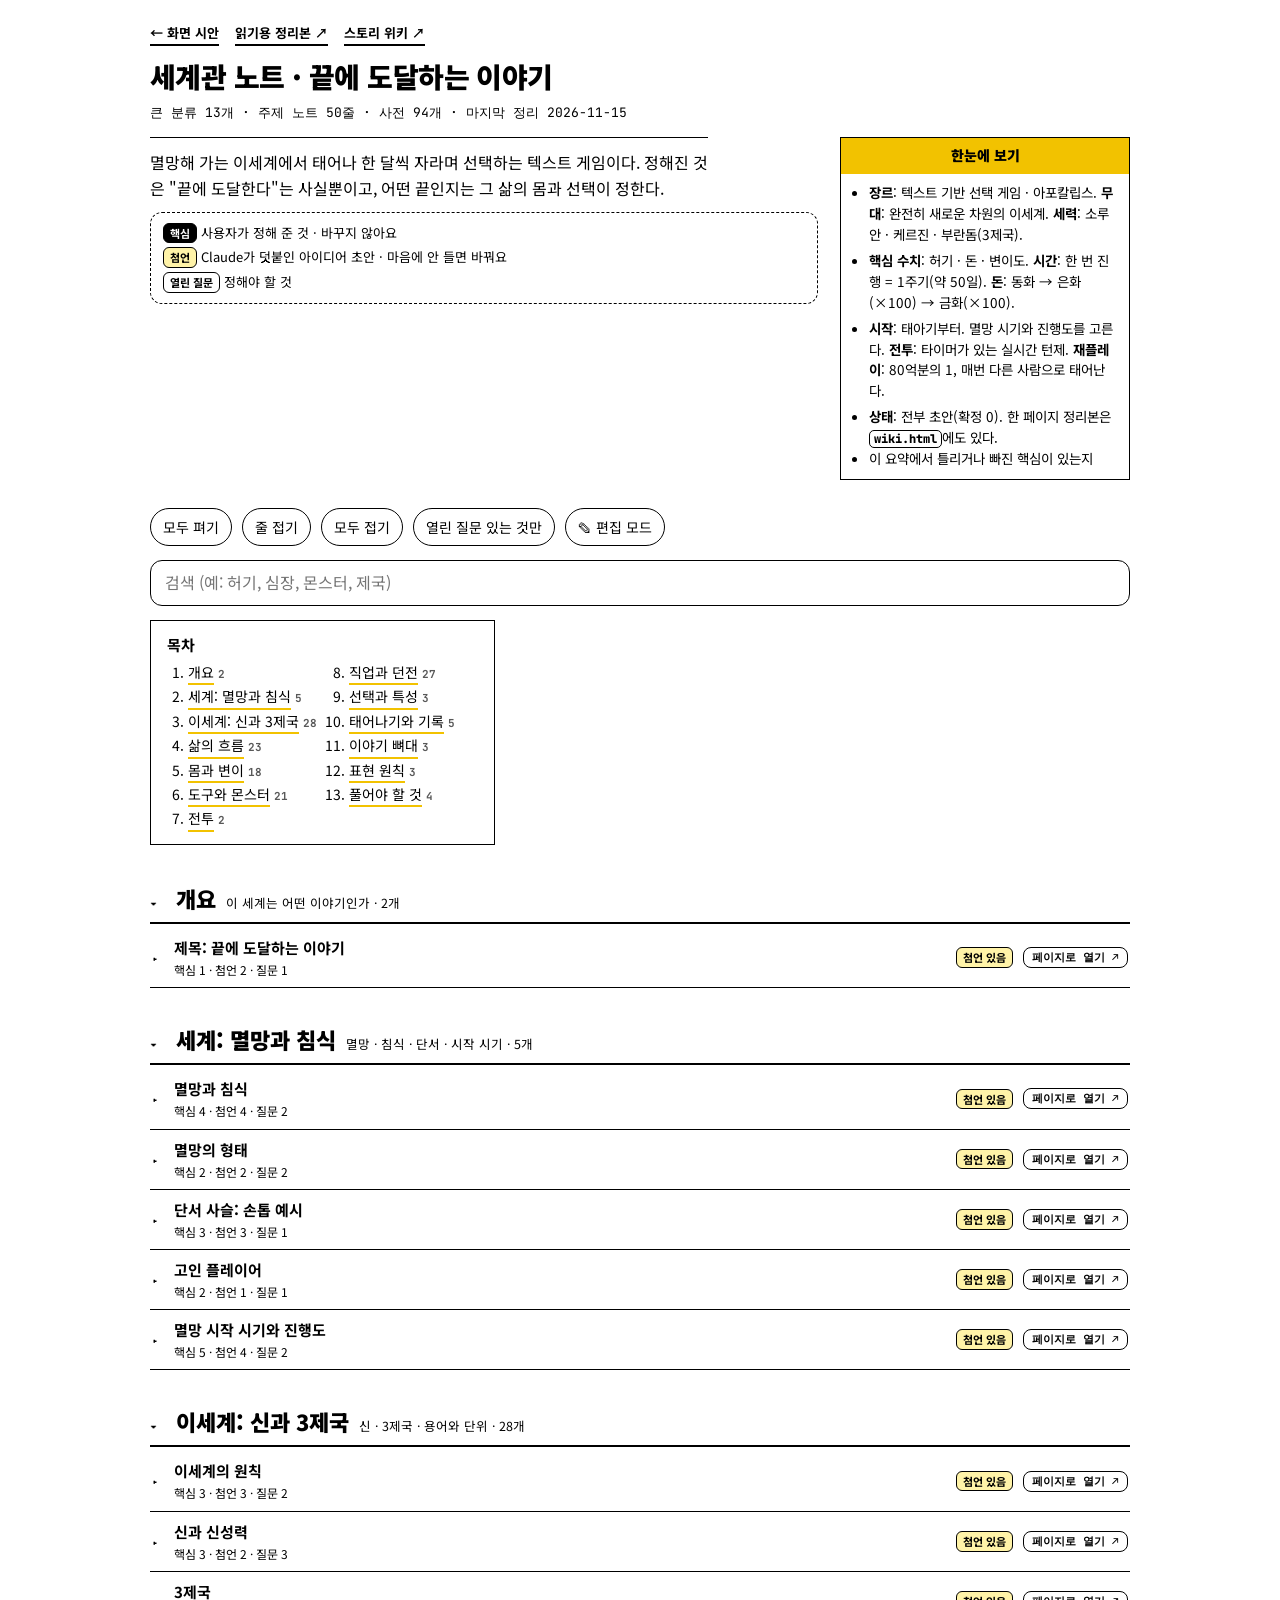
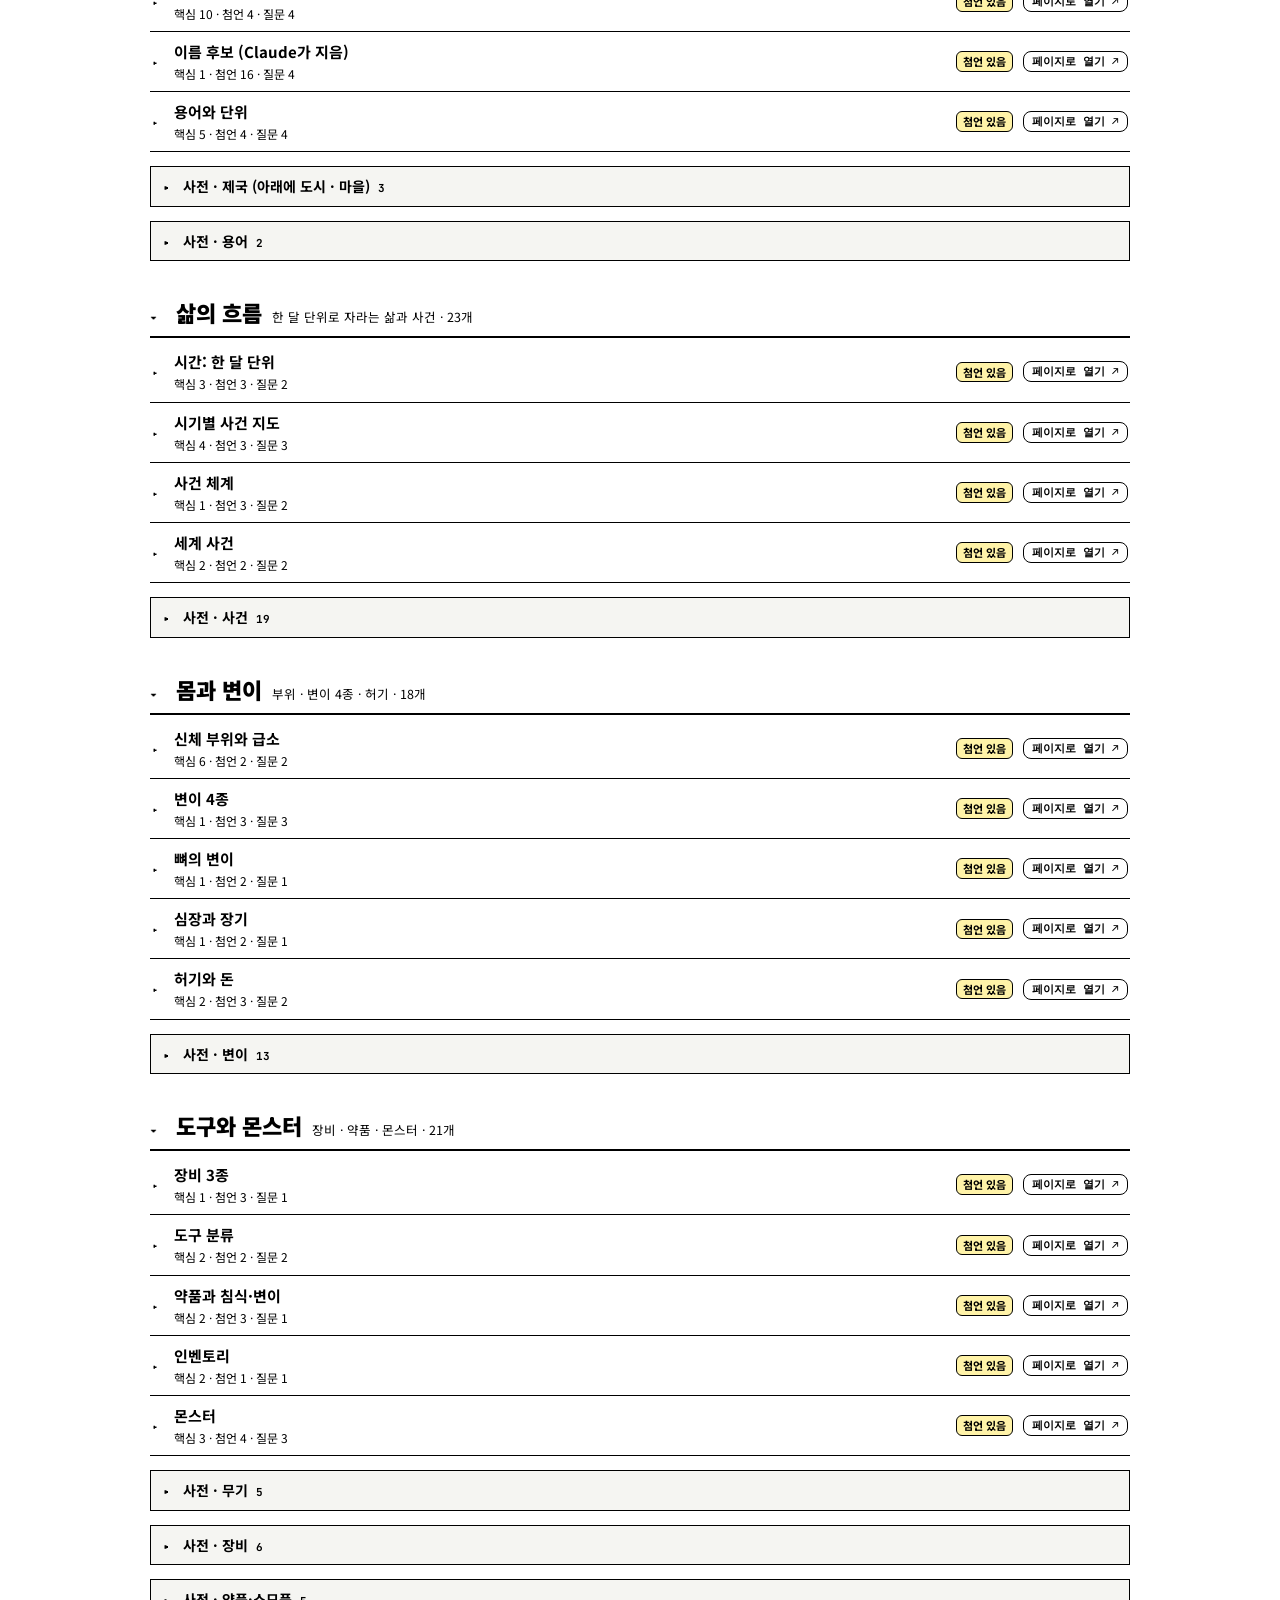
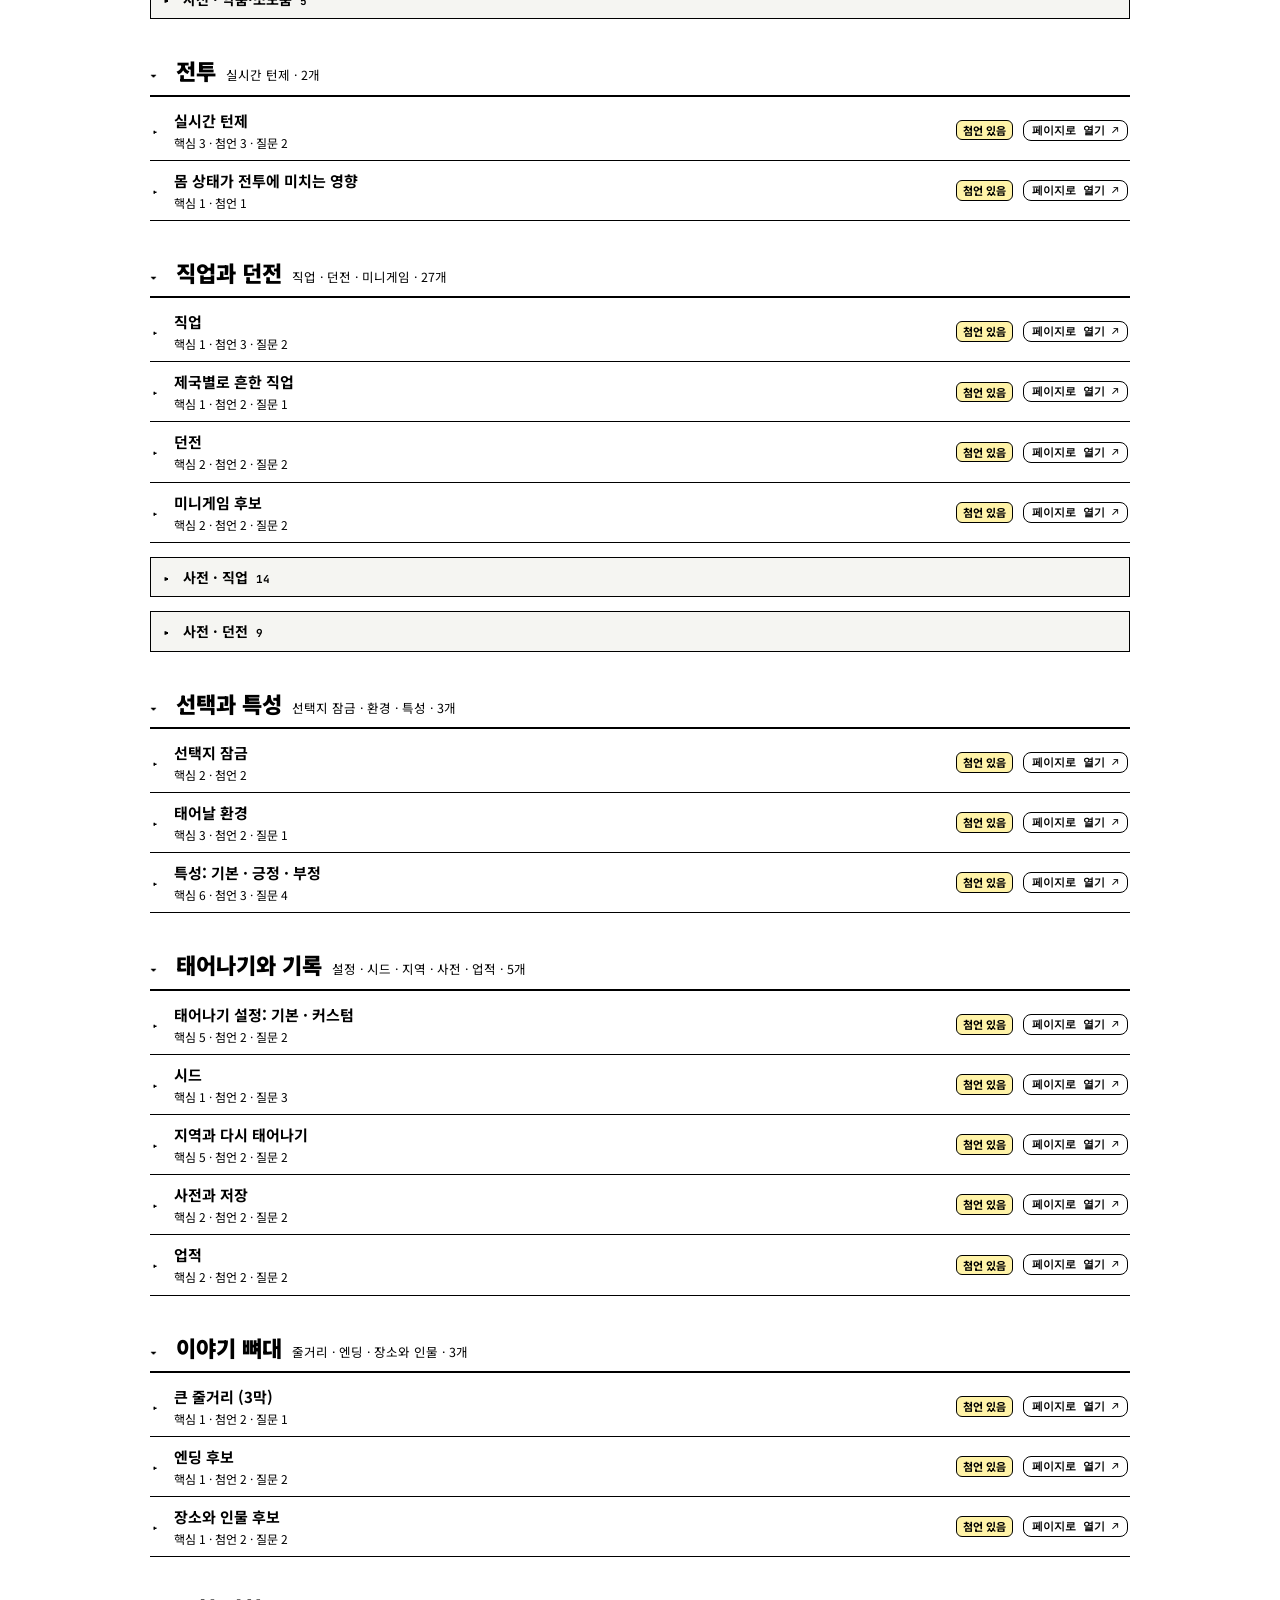
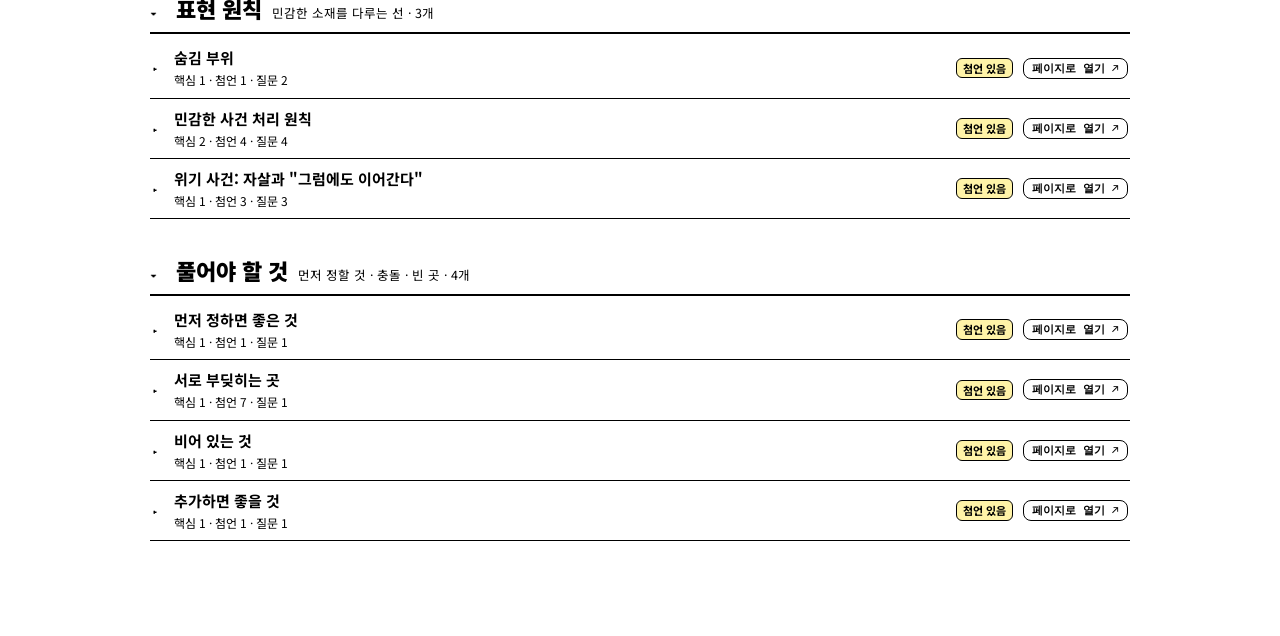
<file: world/index.html>
<!doctype html>
<html lang="ko">
<head>
<meta charset="utf-8">
<meta name="viewport" content="width=device-width, initial-scale=1, viewport-fit=cover">
<title>세계관 노트 · 끝에 도달하는 이야기</title>
<link rel="preconnect" href="https://fonts.googleapis.com">
<link rel="preconnect" href="https://fonts.gstatic.com" crossorigin>
<link href="https://fonts.googleapis.com/css2?family=Noto+Sans+KR:wght@400;500;700;900&family=JetBrains+Mono:wght@500;800&display=swap" rel="stylesheet">
<link rel="stylesheet" href="style.css">
</head>
<body>
<div class="page wiki">
  <header class="head">
    <a class="back" href="../mock/">← 화면 시안</a> <a class="back" href="wiki.html" style="margin-left:12px">읽기용 정리본 ↗</a> <a class="back" href="../story/" style="margin-left:12px">스토리 위키 ↗</a>
    <h1>세계관 노트 · 끝에 도달하는 이야기</h1>
    <p class="subt" id="sub"></p>
  </header>
  <div class="wtop">
    <div>
      <p class="lead" id="lead"></p>
      <div class="legend">
        <div><span class="tag k">핵심</span> 사용자가 정해 준 것 · 바꾸지 않아요</div>
        <div><span class="tag w">첨언</span> Claude가 덧붙인 아이디어 초안 · 마음에 안 들면 바꿔요</div>
        <div><span class="tag">열린 질문</span> 정해야 할 것</div>
      </div>
    </div>
    <aside class="info" id="info" aria-label="한눈에 보기"></aside>
  </div>
  <div id="ehost"></div>
  <div class="top">
    <button class="chip" id="openAll">모두 펴기</button>
    <button class="chip" id="foldLines">줄 접기</button>
    <button class="chip" id="closeAll">모두 접기</button>
    <button class="chip" id="askBtn" aria-pressed="false">열린 질문 있는 것만</button>
    <button class="chip" id="editBtn" aria-pressed="false">✎ 편집 모드</button>
  </div>
  <input class="search" type="search" id="q" placeholder="검색 (예: 허기, 심장, 몬스터, 제국)" autocomplete="off">
  <nav class="wtoc" id="toc" aria-label="목차"></nav>
  <div id="list" class="main"></div>
  <div class="empty" id="empty" hidden>해당하는 항목이 없습니다.</div>
  <p class="note" id="foot"></p>
</div>
<script src="data.js"></script>
<script src="render.js"></script>
<script src="edit.js"></script>
<script>
const { esc, GROUPS, TYPES, ENTRIES, ALL, byId, eById, tById, gById, SECTIONS, secById, secOfGroup, secOfType, childrenOf, isPlace, noteBlocks, entryBlocks, statusOf, searchText, W } = WN;
const $ = id => document.getElementById(id);
let q = '', onlyAsk = false;
const chapClosed = new Set(), lineOpen = new Set(), subOpen = new Set();
const hasAsk = x => !!(x.ask && x.ask.length);
const filt = l => onlyAsk ? l.filter(hasAsk) : l;

// ---------- 새 줄 / 새 사전 항목 (편집 모드) ----------
function addControls() {
  const box = document.createElement('div'); box.className = 'addbox';
  const mkb = (txt, fn) => { const b = document.createElement('button'); b.className = 'eb'; b.type = 'button'; b.textContent = txt; b.onclick = fn; return b; };
  const lab = t => { const s = document.createElement('span'); s.className = 'lbl'; s.textContent = t; return s; };
  const gs = document.createElement('select'); gs.setAttribute('aria-label', '분류');
  GROUPS.forEach(g => { const o = document.createElement('option'); o.value = g.id; o.textContent = g.name; gs.append(o); });
  box.append(lab('새 줄:'), gs, mkb('＋ 새 줄 추가', () => { const id = WN.createNote(gs.value); if (id) go(id); }));
  const ts = document.createElement('select'); ts.setAttribute('aria-label', '종류');
  TYPES.forEach(t => { const o = document.createElement('option'); o.value = t.id; o.textContent = t.name; ts.append(o); });
  const ps = document.createElement('select'); ps.setAttribute('aria-label', '상위 항목');
  const fill = () => {
    const t = tById[ts.value], c = WN.allowedParents(ts.value); ps.innerHTML = ''; ps.hidden = !t.parents;
    c.forEach(e => { const o = document.createElement('option'); o.value = e.id; o.textContent = WN.pathSel(e.id).slice(2).map(x => x.label).join(' › ') || e.name; ps.append(o); });
  };
  ts.onchange = fill; fill();
  box.append(lab('사전 항목:'), ts, ps, mkb('＋ 추가', () => {
    const t = tById[ts.value]; if (t.parents && !ps.value) { alert('상위 항목을 먼저 만들어 주세요 (예: 도시는 제국 아래에).'); return; }
    const id = WN.createEntry(ts.value, ps.value || null); if (id) go(id); else alert('이 위치에는 추가할 수 없어요.');
  }));
  return box;
}

// ---------- 본문 조각 ----------
const refBtn = (id, text) => `<button class="ref" data-sel="${id}">${esc(text)}</button>`;
const pageLink = id => `<a class="pg" href="page.html#${id}" onclick="event.stopPropagation()">페이지로 열기 ↗</a>`;
function lineHTML(i) {
  const [st, cls] = statusOf(i);
  return `<details class="line" id="i-${i.id}" data-id="${i.id}"${lineOpen.has(i.id) ? ' open' : ''}><summary><span class="ttl">${esc(i.title)}<small>핵심 ${i.core.length} · 첨언 ${i.add.length}${hasAsk(i) ? ' · 질문 ' + i.ask.length : ''}</small></span><span class="tag ${cls}">${st}</span>${WN.isChanged(i.id) ? '<span class="tag w">수정됨</span>' : ''}${pageLink(i.id)}</summary><div class="body">${noteBlocks(i, refBtn)}</div></details>`;
}
function entryHTML(e, nest) {
  const t = tById[e.type], anc = WN.ancestors(e), kids = childrenOf(e), [st, cls] = statusOf(e);
  return `<details class="line" id="i-${e.id}" data-id="${e.id}"${lineOpen.has(e.id) ? ' open' : ''}><summary><span class="ttl">${esc(e.name)}<small>${esc(t.name)}${anc.length ? ' · ' + anc.map(a => esc(a.name)).join(' > ') : ''}${hasAsk(e) ? ' · 질문 ' + e.ask.length : ''}${kids.length ? ' · 하위 ' + kids.length : ''}</small></span><span class="tag ${cls}">${st}</span>${WN.isChanged(e.id) ? '<span class="tag w">수정됨</span>' : ''}${pageLink(e.id)}</summary><div class="body">${entryBlocks(e, refBtn)}</div>${nest && kids.length ? `<div class="kids">${kids.map(k => entryHTML(k, true)).join('')}</div>` : ''}</details>`;
}
const section = (title, count, inner) => `<section class="grp"><h2><span>${esc(title)}</span><small>${count}</small></h2>${inner}</section>`;
const ov = byId['ov-summary'];
const sectionCount = sc => (sc.groups || []).reduce((n, id) => n + (gById[id] ? gById[id].items.length : 0), 0) + ENTRIES.filter(e => (sc.types || []).includes(e.type)).length;
function dfs(e, out) { out.push(e); childrenOf(e).forEach(k => dfs(k, out)); return out; }
function chapterParts(sc) { // [{key, title, items:[{kind,obj}]}]
  const parts = [];
  const lines = (sc.groups || []).flatMap(id => gById[id] ? gById[id].items : []).filter(i => WEdit.isOn() || i !== ov);
  const shown = filt(lines);
  const places = (sc.types || []).some(t => WN.placeTypes.has(t)) ? ENTRIES.filter(e => isPlace(e) && !e.parent && (sc.types || []).includes(e.type)).filter(e => !onlyAsk || dfs(e, []).some(hasAsk)) : [];
  const others = (sc.types || []).filter(id => tById[id] && !WN.placeTypes.has(id)).map(id => ({ id, list: filt(ENTRIES.filter(e => e.type === id)) })).filter(x => x.list.length);
  return { shown, places, others };
}
function chapterHTML(sc) {
  const { shown, places, others } = chapterParts(sc);
  const n = shown.length + places.length + others.reduce((a, x) => a + x.list.length, 0);
  if (!n && onlyAsk) return '';
  const sub = (key, title, list, nest) => `<details class="dsub" data-sub="${key}"${subOpen.has(key) ? ' open' : ''}><summary>사전 · ${esc(title)} <small>${list.length}</small></summary><div class="subbody">${list.map(x => entryHTML(x, nest)).join('')}</div></details>`;
  const inner = shown.map(lineHTML).join('')
    + (places.length ? sub('places', '제국 (아래에 도시 · 마을)', places, true) : '')
    + others.map(x => sub('t=' + x.id, tById[x.id].name, x.list)).join('');
  return `<details class="chap" id="c-${sc.id}" data-chap="${sc.id}"${chapClosed.has(sc.id) ? '' : ' open'}><summary><h2>${esc(sc.name)}</h2><small>${esc(sc.desc || '')} · ${sectionCount(sc)}개</small></summary><div class="cbody">${inner}</div></details>`;
}
function renderTop() {
  $('sub').textContent = `큰 분류 ${SECTIONS.length}개 · 주제 노트 ${ALL.length}줄 · 사전 ${ENTRIES.length}개 · 마지막 정리 ${W.updated}`;
  if (ov) {
    $('lead').textContent = ov.core.map(c => /[.!?]$/.test(c) ? c : c + '.').join(' ');
    $('info').innerHTML = '<h2>한눈에 보기</h2><div class="ibody">' + noteBlocks(ov, refBtn).replace(/<div class="blk core">[\s\S]*?<\/div>/, '') + '</div>';
  }
}
function renderToc() {
  $('toc').innerHTML = '<b>목차</b><ol>' + SECTIONS.map(sc => `<li><button data-sel="s=${sc.id}">${esc(sc.name)}</button> <small>${sectionCount(sc)}</small></li>`).join('') + '</ol>';
}
function fillEditor(d) {
  if (!WEdit.isOn() || !d.classList.contains('line') || !d.open || d.dataset.ed) return;
  const x = WN.objOf(d.dataset.id), body = d.querySelector('.body');
  if (x && body) { body.textContent = ''; body.append(WEdit.editorFor(x)); d.dataset.ed = '1'; }
}
function render() {
  renderTop(); renderToc();
  const k = q.trim().toLowerCase();
  let html = '', n = 0;
  $('toc').hidden = !!k;
  if (k) {
    const a = filt(ALL).filter(i => searchText(i).includes(k)), b = filt(ENTRIES).filter(e => searchText(e).includes(k));
    html = (a.length ? section('주제 노트', a.length, a.map(lineHTML).join('')) : '') + (b.length ? section('사전', b.length, b.map(entryHTML).join('')) : ''); n = a.length + b.length;
  } else { html = SECTIONS.map(chapterHTML).join(''); n = html ? 1 : 0; }
  $('list').innerHTML = html; $('empty').hidden = n > 0;
  if (WEdit.isOn()) { document.querySelectorAll('#list details.line[open]').forEach(fillEditor); $('list').append(addControls()); }
  $('editBtn').setAttribute('aria-pressed', WEdit.isOn()); WEdit.refresh();
  $('askBtn').setAttribute('aria-pressed', onlyAsk);
}
$('list').addEventListener('toggle', e => {
  const d = e.target; if (!(d instanceof HTMLDetailsElement)) return;
  if (d.classList.contains('chap')) d.open ? chapClosed.delete(d.dataset.chap) : chapClosed.add(d.dataset.chap);
  else if (d.classList.contains("dsub")) d.open ? subOpen.add(d.dataset.sub) : subOpen.delete(d.dataset.sub);
  else if (d.classList.contains('line')) { d.open ? lineOpen.add(d.dataset.id) : lineOpen.delete(d.dataset.id); fillEditor(d); }
}, true);

// ---------- 바로가기 (#id) ----------
function valid(s) { return !s || (s.startsWith('s=') && secById[s.slice(2)]) || (s.startsWith('g=') && gById[s.slice(2)]) || (s.startsWith('t=') && tById[s.slice(2)]) || byId[s] || eById[s]; }
function go(s) {
  if (!valid(s)) s = ''; q = ''; $('q').value = '';
  let secId = null, scrollId = null;
  if (s.startsWith('s=')) secId = s.slice(2);
  else if (s.startsWith('g=')) secId = secOfGroup[s.slice(2)] && secOfGroup[s.slice(2)].id;
  else if (s.startsWith('t=')) { const t = s.slice(2); secId = secOfType[t] && secOfType[t].id; subOpen.add(WN.placeTypes.has(t) ? 'places' : s); }
  else if (byId[s]) { secId = secOfGroup[byId[s].group] && secOfGroup[byId[s].group].id; lineOpen.add(s); scrollId = 'i-' + s; }
  else if (eById[s]) { const e = eById[s]; secId = secOfType[e.type] && secOfType[e.type].id; subOpen.add(isPlace(e) ? 'places' : 't=' + e.type); WN.ancestors(e).forEach(a => lineOpen.add(a.id)); lineOpen.add(s); scrollId = 'i-' + s; }
  if (secId) chapClosed.delete(secId);
  try { history.replaceState(null, '', s ? '#' + s : location.pathname + location.search); } catch (e) {}
  render();
  const el = document.getElementById(scrollId || (secId ? 'c-' + secId : '')); if (el && el.scrollIntoView) el.scrollIntoView({ block: 'start' }); else window.scrollTo({ top: 0 });
}
document.addEventListener('click', e => { const r = e.target.closest('[data-sel]'); if (r) { e.preventDefault(); go(r.dataset.sel); } });
$('q').addEventListener('input', e => { q = e.target.value; render(); });
$('askBtn').onclick = () => { onlyAsk = !onlyAsk; render(); };
$('editBtn').onclick = () => { WEdit.set(!WEdit.isOn()); render(); };
$('openAll').onclick = () => { chapClosed.clear(); ALL.forEach(i => lineOpen.add(i.id)); ENTRIES.forEach(e => lineOpen.add(e.id)); subOpen.add('places'); TYPES.forEach(t => subOpen.add('t=' + t.id)); render(); };
$('foldLines').onclick = () => { chapClosed.clear(); lineOpen.clear(); subOpen.clear(); render(); };
$('closeAll').onclick = () => { SECTIONS.forEach(sc => chapClosed.add(sc.id)); lineOpen.clear(); subOpen.clear(); render(); };
WEdit.mount($('ehost'), render);
WEdit.hooks.deleted = back => go(back || '');
window.addEventListener('hashchange', () => { const s = decodeURIComponent(location.hash.slice(1)); if (valid(s)) go(s); });
const first = decodeURIComponent(location.hash.slice(1));
valid(first) && first ? go(first) : render();
</script>
</body>
</html>
</file>
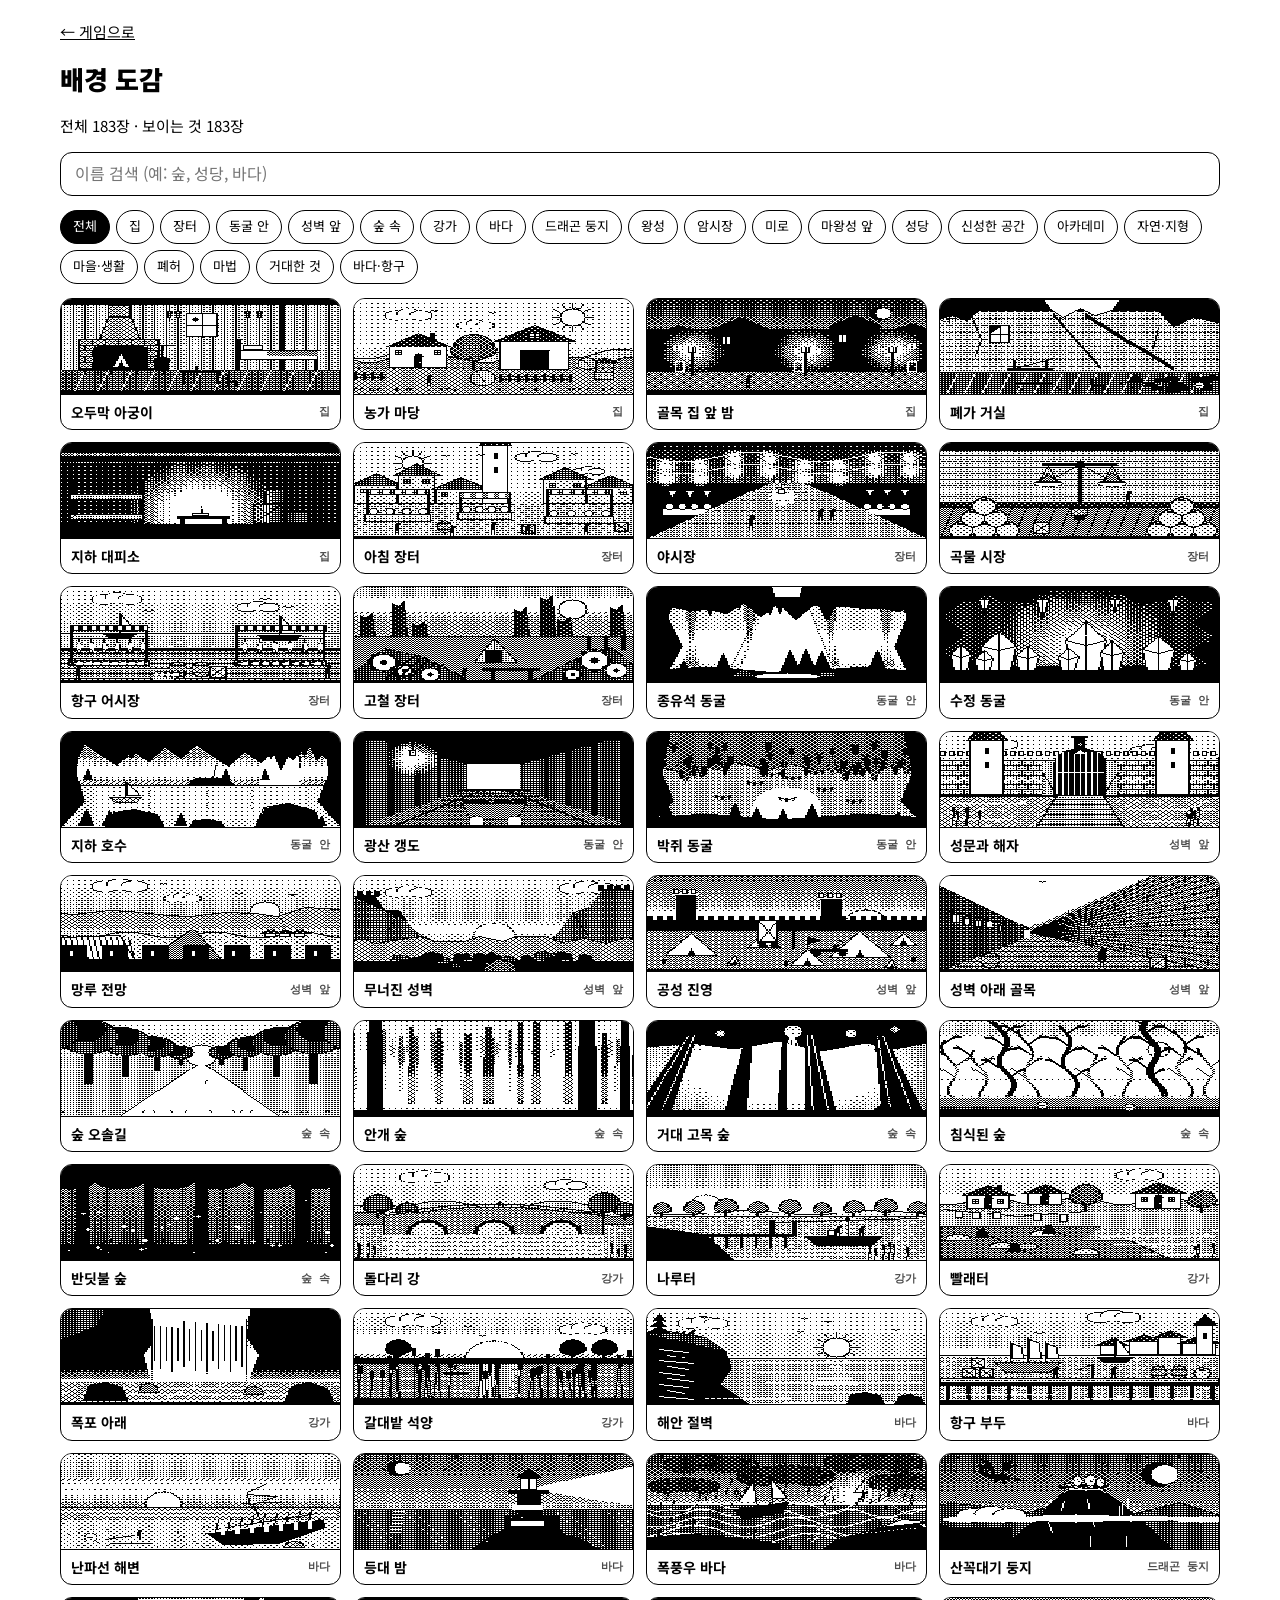
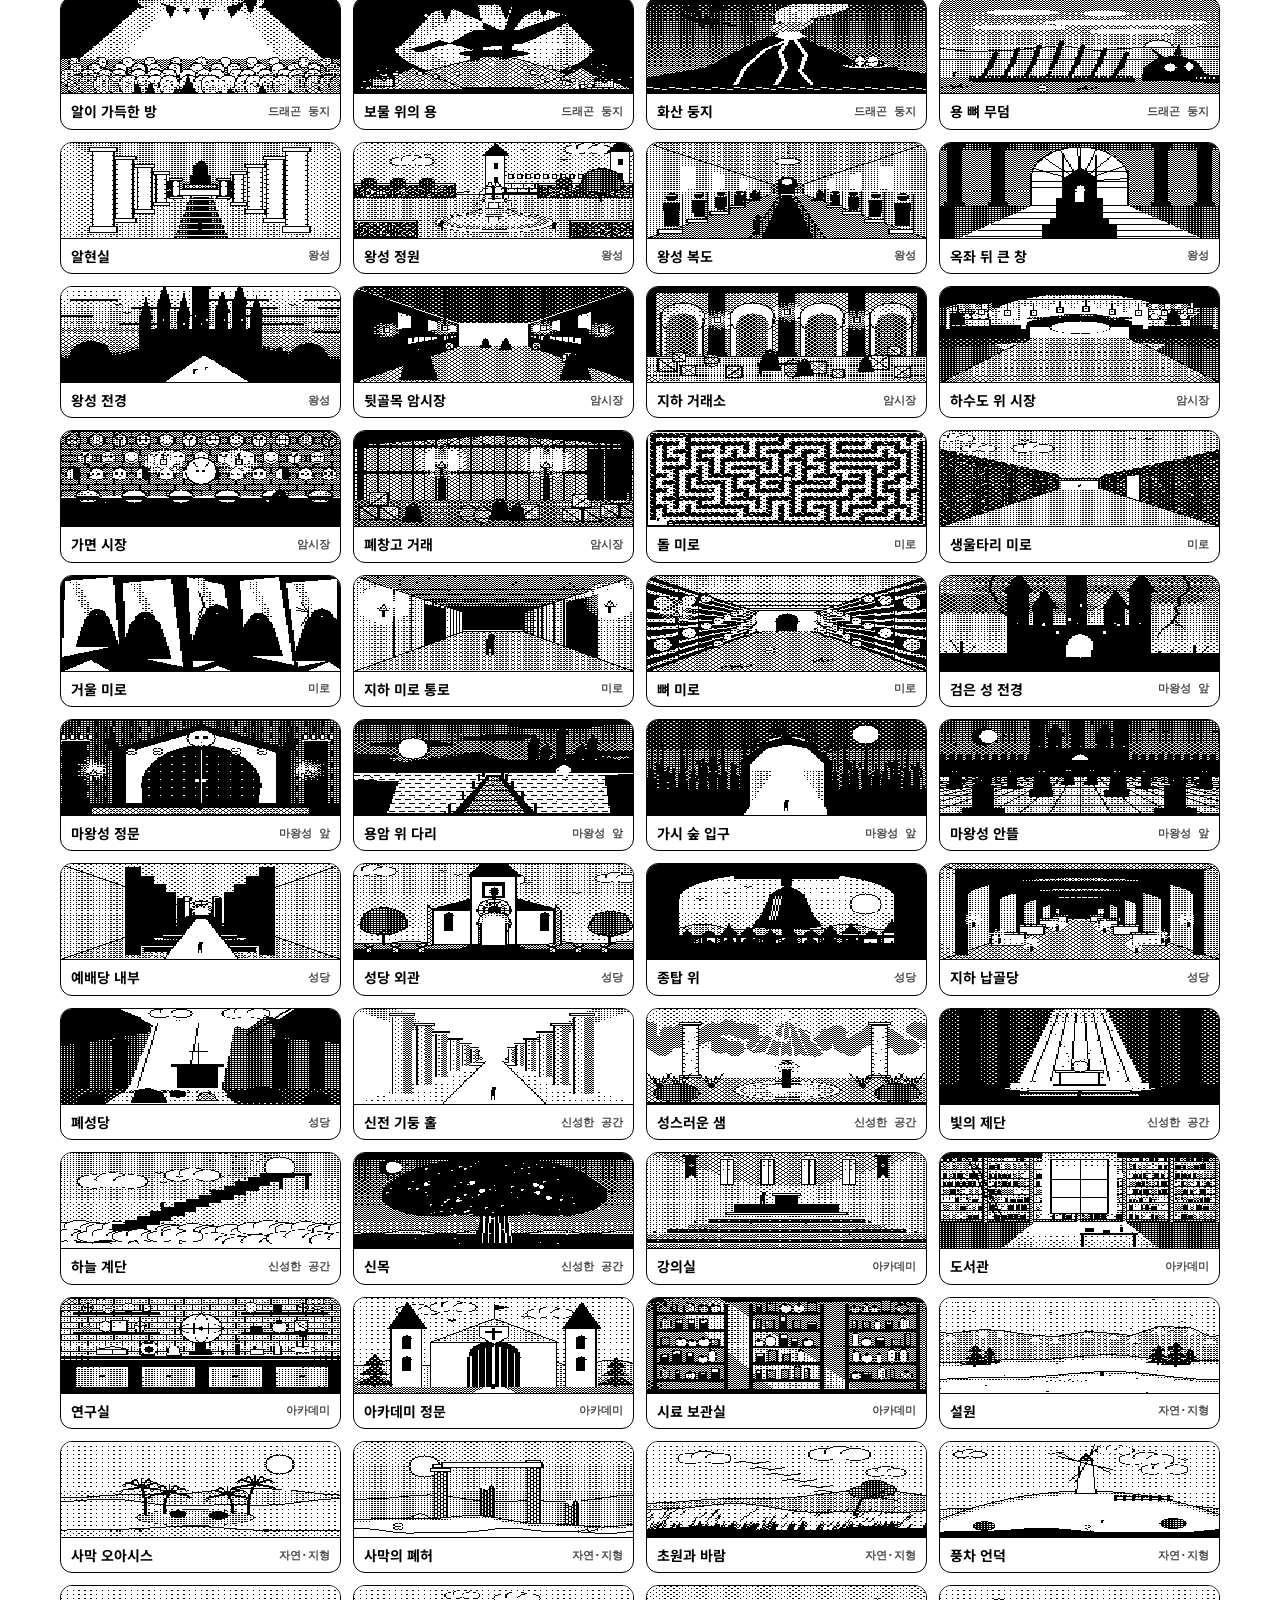
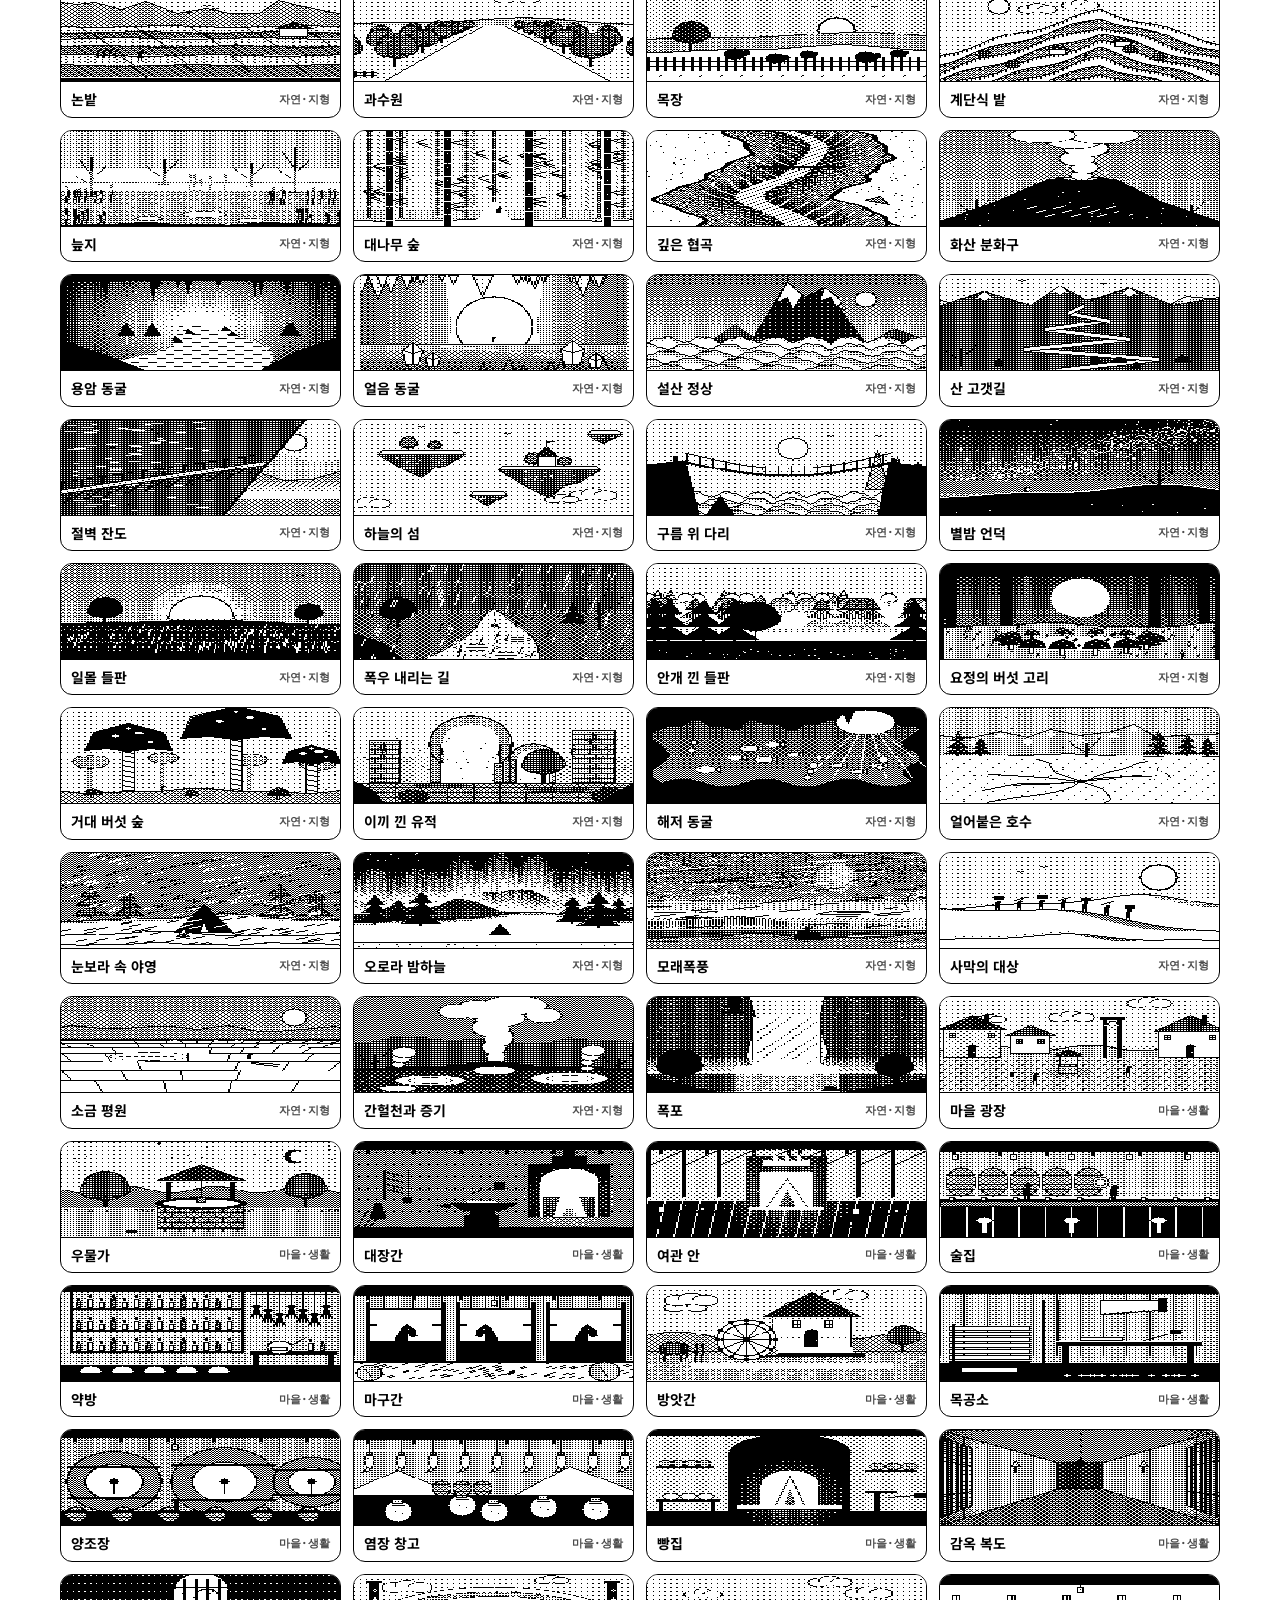
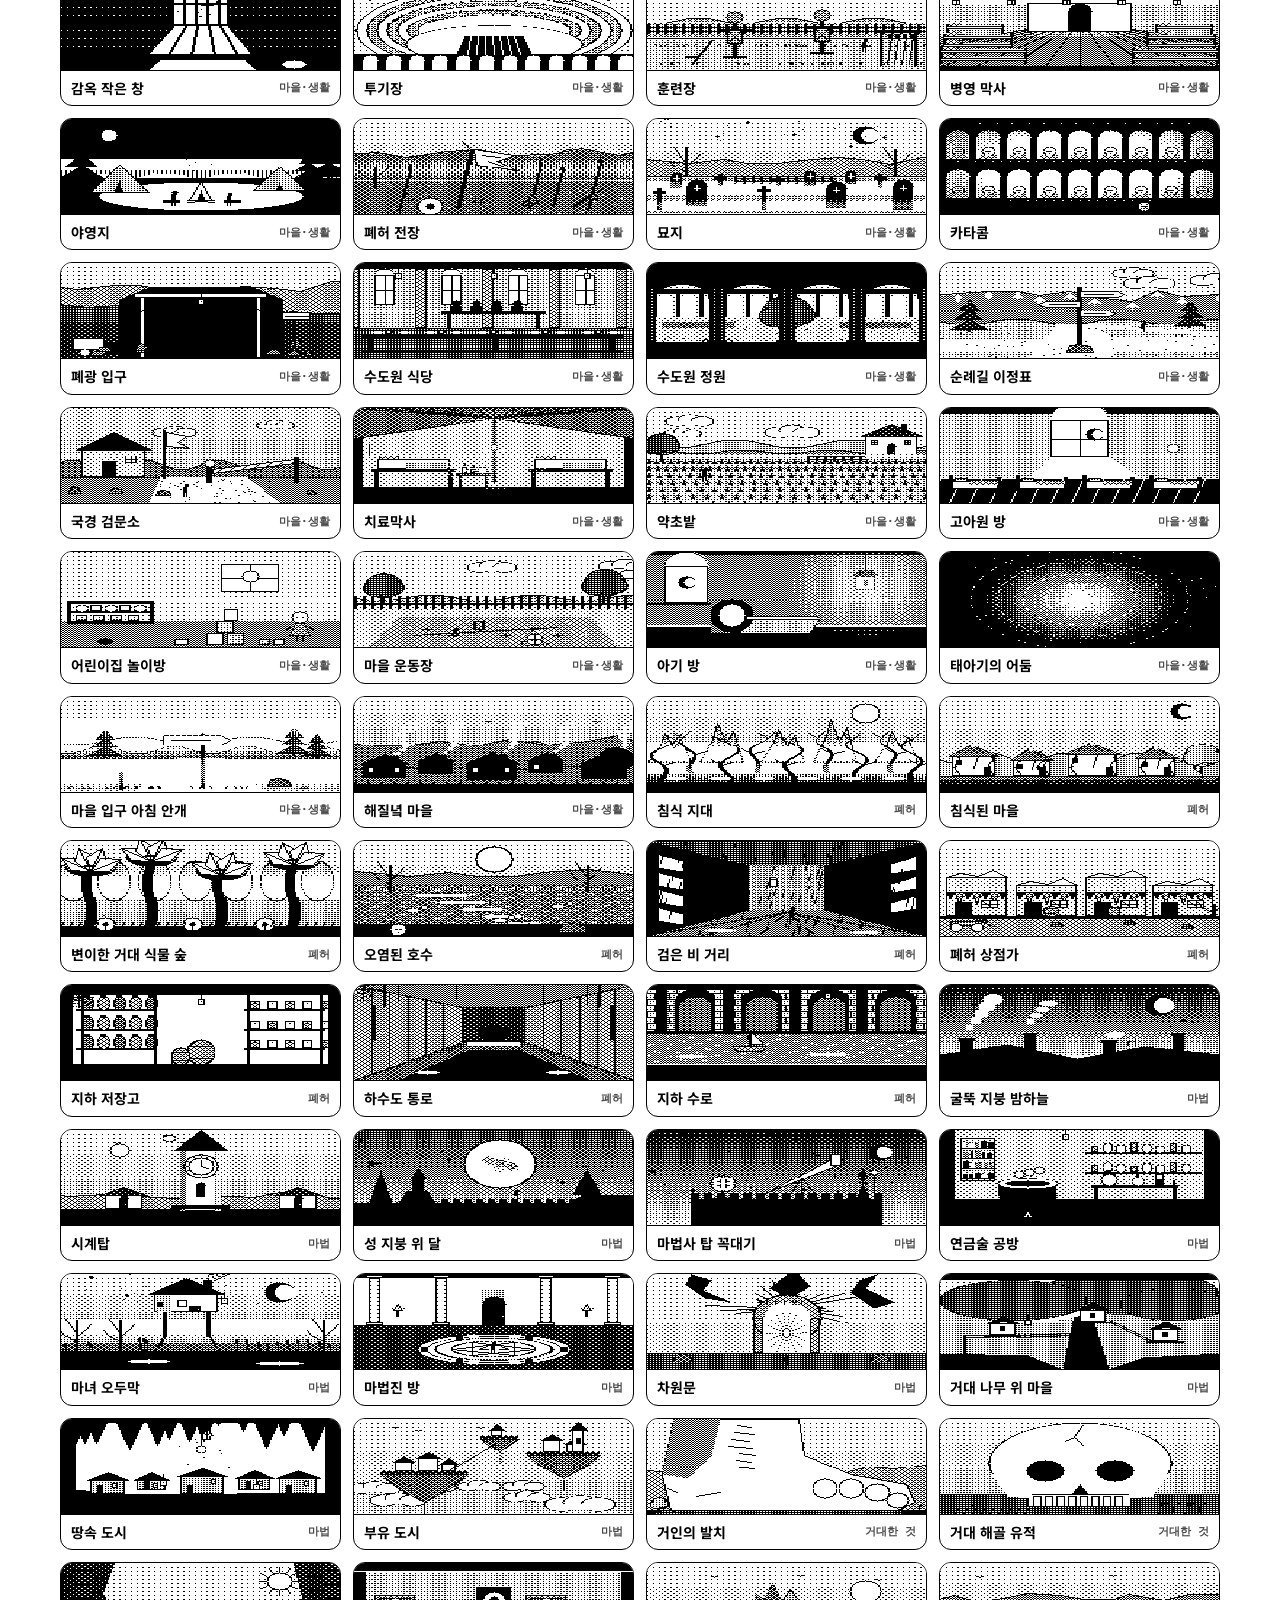
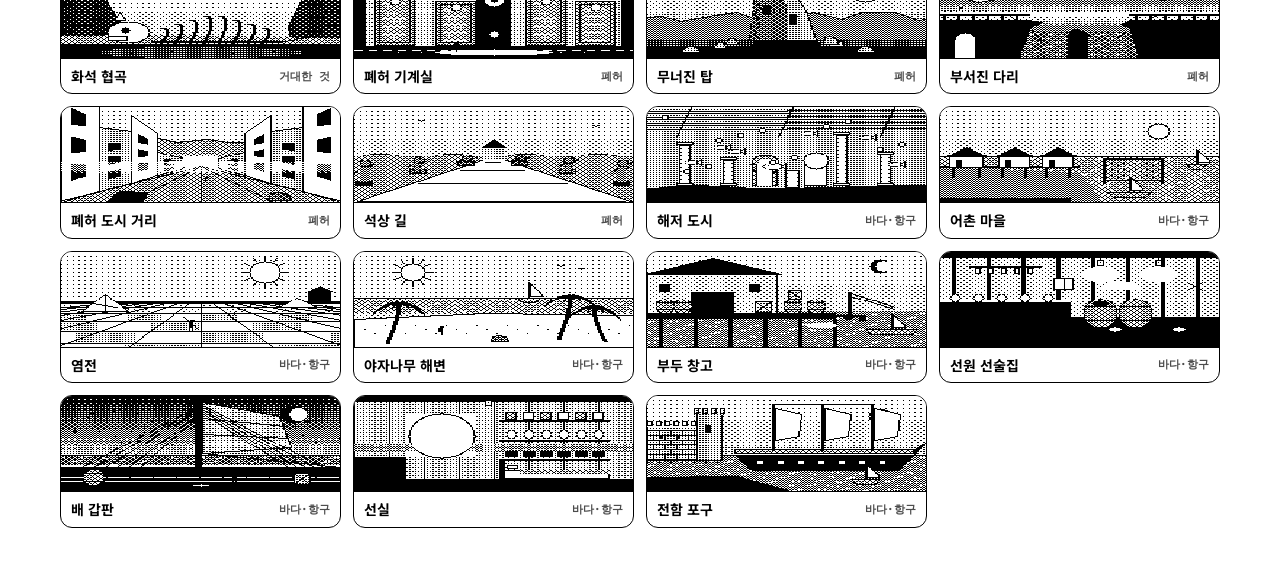
<file: game/scenes.html>
<!doctype html>
<html lang="ko">
<head>
<meta charset="utf-8">
<meta name="viewport" content="width=device-width, initial-scale=1, viewport-fit=cover">
<title>배경 도감 · 끝에 도달하는 이야기</title>
<link href="https://fonts.googleapis.com/css2?family=Noto+Sans+KR:wght@400;700;900&family=JetBrains+Mono:wght@800&display=swap" rel="stylesheet">
<style>
:root{--ink:#000;--paper:#fff}
*{box-sizing:border-box}[hidden]{display:none!important}
body{margin:0;background:var(--paper);color:var(--ink);font:15px/1.6 "Noto Sans KR",system-ui,sans-serif;padding:20px max(16px,env(safe-area-inset-right,0px)) 56px max(16px,env(safe-area-inset-left,0px))}
.wrap{max-width:1160px;margin:0 auto;display:grid;gap:14px}
h1{margin:0;font-size:26px;font-weight:900}
a{color:inherit}
.chips{display:flex;gap:6px;flex-wrap:wrap}
.chip{font:inherit;font-size:13px;color:var(--ink);background:var(--paper);border:1px solid var(--ink);border-radius:999px;padding:3px 12px;min-height:34px;cursor:pointer}
.chip[aria-pressed="true"]{background:var(--ink);color:var(--paper)}
.chip:focus-visible,input:focus-visible,.cell:focus-visible{outline:3px solid var(--ink);outline-offset:2px}
input{font:inherit;font-size:16px;min-height:44px;border:1.5px solid var(--ink);border-radius:12px;padding:0 14px;width:100%;color:var(--ink);background:var(--paper)}
.grid{display:grid;grid-template-columns:repeat(auto-fill,minmax(240px,1fr));gap:12px}
.cell{font:inherit;text-align:left;color:var(--ink);background:var(--paper);border:1.5px solid var(--ink);border-radius:12px;padding:0;cursor:pointer;overflow:hidden;display:grid}
.cell:hover{border-width:3px}
.cell img{display:block;width:100%;aspect-ratio:2/1;image-rendering:pixelated;image-rendering:crisp-edges;border-bottom:1.5px solid var(--ink)}
.cell span{padding:6px 10px;display:flex;justify-content:space-between;gap:8px;font-weight:700;font-size:14px}
.cell small{font:800 11px "JetBrains Mono",monospace;opacity:.7;align-self:center}
.big{position:fixed;inset:0;background:rgba(255,255,255,.6);-webkit-backdrop-filter:blur(8px);backdrop-filter:blur(8px);display:flex;align-items:center;justify-content:center;padding:16px;z-index:5}
.big div{background:var(--paper);border:3px solid var(--ink);border-radius:14px;padding:12px;width:min(900px,100%);display:grid;gap:8px}
.big img{width:100%;image-rendering:pixelated;image-rendering:crisp-edges;border:1.5px solid var(--ink)}
.big b{font-size:18px}
</style>
</head>
<body>
<div class="wrap">
  <a href="./">← 게임으로</a>
  <h1>배경 도감</h1>
  <p id="count" style="margin:0"></p>
  <input id="q" type="search" placeholder="이름 검색 (예: 숲, 성당, 바다)" autocomplete="off">
  <div class="chips" id="cats"></div>
  <div class="grid" id="grid"></div>
</div>
<div class="big" id="big" hidden><div><img id="bigimg" alt=""><b id="bigname"></b><button class="chip" id="bigclose" style="justify-self:start">닫기</button></div></div>
<script>
let list = [], cat = '', q = '';
const $ = id => document.getElementById(id);
function draw() {
  const k = q.trim().toLowerCase(), v = list.filter(b => (!cat || b.cat === cat) && (!k || (b.name + b.cat + b.id).toLowerCase().includes(k)));
  $('count').textContent = '전체 ' + list.length + '장 · 보이는 것 ' + v.length + '장';
  $('grid').innerHTML = v.map(b => `<button class="cell" data-id="${b.id}"><img loading="lazy" src="scenes/${b.id}.png" alt="${b.name}" width="192" height="96"><span>${b.name}<small>${b.cat}</small></span></button>`).join('');
  document.querySelectorAll('#cats .chip').forEach(c => c.setAttribute('aria-pressed', (c.dataset.c || '') === cat));
}
fetch('scenes/index.json').then(r => r.json()).then(l => {
  list = l; const cats = [...new Set(l.map(b => b.cat))];
  $('cats').innerHTML = '<button class="chip" data-c="">전체</button>' + cats.map(c => `<button class="chip" data-c="${c}">${c}</button>`).join('');
  $('cats').onclick = e => { const c = e.target.closest('.chip'); if (c) { cat = c.dataset.c; draw(); } };
  draw();
}).catch(() => { $('count').textContent = '배경 목록을 불러오지 못했어요.'; });
$('q').oninput = e => { q = e.target.value; draw(); };
$('grid').onclick = e => { const c = e.target.closest('.cell'); if (!c) return; const b = list.find(x => x.id === c.dataset.id); $('bigimg').src = 'scenes/' + b.id + '.png'; $('bigimg').alt = b.name; $('bigname').textContent = b.name + ' · ' + b.cat; $('big').hidden = false; $('bigclose').focus(); };
$('bigclose').onclick = () => { $('big').hidden = true; };
$('big').onclick = e => { if (e.target === $('big')) $('big').hidden = true; };
document.addEventListener('keydown', e => { if (e.key === 'Escape') $('big').hidden = true; });
</script>
</body>
</html>
</file>
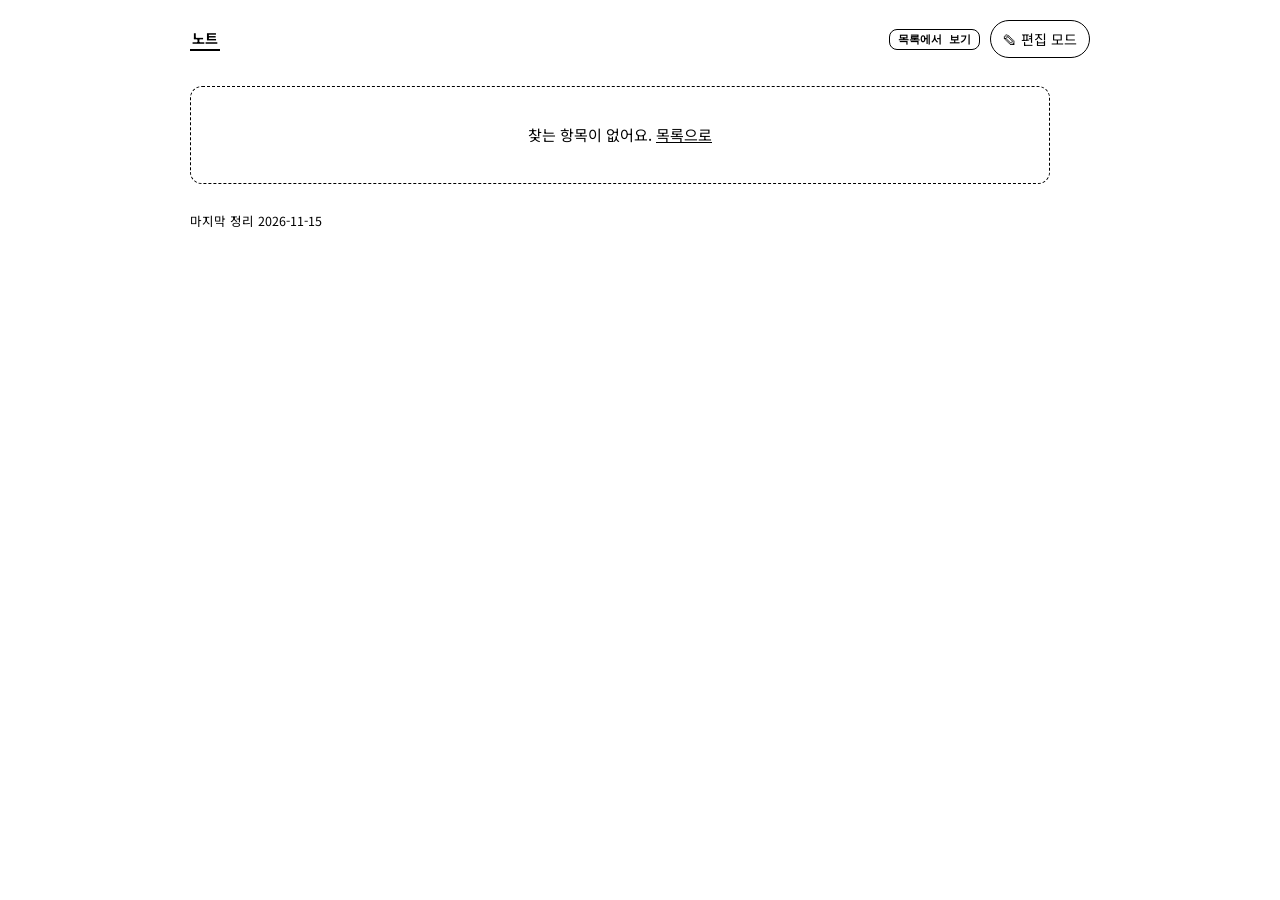
<file: world/page.html>
<!doctype html>
<html lang="ko">
<head>
<meta charset="utf-8">
<meta name="viewport" content="width=device-width, initial-scale=1, viewport-fit=cover">
<title>세계관 노트 · 페이지</title>
<link rel="preconnect" href="https://fonts.googleapis.com">
<link rel="preconnect" href="https://fonts.gstatic.com" crossorigin>
<link href="https://fonts.googleapis.com/css2?family=Noto+Sans+KR:wght@400;500;700;900&family=JetBrains+Mono:wght@500;800&display=swap" rel="stylesheet">
<link rel="stylesheet" href="style.css">
</head>
<body>
<div class="page" style="max-width:900px">
  <div class="top"><nav class="crumb" id="crumb" aria-label="경로"></nav><a class="pg" id="toList" href="./">목록에서 보기</a><button class="chip" id="editBtn" aria-pressed="false">✎ 편집 모드</button></div>
  <div id="ehost"></div>
  <article class="article" id="art"></article>
  <p class="note" id="foot"></p>
</div>
<script src="data.js"></script>
<script src="render.js"></script>
<script src="edit.js"></script>
<script>
const { esc, byId, eById, tById, noteBlocks, entryBlocks, statusOf, pathSel, ancestors, childrenOf, W } = WN;
const id = decodeURIComponent(location.hash.slice(1));
const mk = (i, text) => `<a class="ref" href="page.html#${i}" onclick="setTimeout(()=>location.reload(),0)">${esc(text)}</a>`;
const crumb = document.getElementById('crumb'), art = document.getElementById('art');
const x = byId[id] || eById[id];
if (!x) {
  crumb.innerHTML = '<a href="./">노트</a>';
  art.innerHTML = '<div class="empty">찾는 항목이 없어요. <a href="./">목록으로</a></div>';
} else {
  const p = pathSel(id);
  crumb.innerHTML = p.map((c, i) => (i ? '<i>›</i>' : '') + (i === p.length - 1 ? `<b>${esc(c.label)}</b>` : `<a href="./#${c.sel}">${esc(c.label)}</a>`)).join('');
  document.title = (x.title || x.name) + ' · 세계관 노트';
  document.getElementById('toList').href = './#' + id;
  const draw = () => {
    const [st, cls] = statusOf(x);
    const head = `<h1>${esc(x.title || x.name)}</h1><div class="bar"><span class="tag ${cls}">${st}</span>${x.type ? `<span class="tag">${esc(tById[x.type].name)}</span>` : ''}${WN.isChanged(id) ? '<span class="tag w">수정됨</span>' : ''}</div>`;
    art.innerHTML = head + `<div class="body">${x.title ? noteBlocks(x, mk) : entryBlocks(x, mk)}</div>`;
    if (WEdit.isOn()) { const body = art.querySelector('.body'); body.textContent = ''; body.append(WEdit.editorFor(x)); }
    document.getElementById('editBtn').setAttribute('aria-pressed', WEdit.isOn());
    WEdit.refresh();
  };
  document.getElementById('editBtn').onclick = () => { WEdit.set(!WEdit.isOn()); draw(); };
  WEdit.mount(document.getElementById('ehost'), draw);
  WEdit.hooks.deleted = back => { location.href = './#' + (back || ''); };
  draw();
}
document.getElementById('foot').textContent = `마지막 정리 ${W.updated}`;
window.addEventListener('hashchange', () => location.reload());
</script>
</body>
</html>
</file>
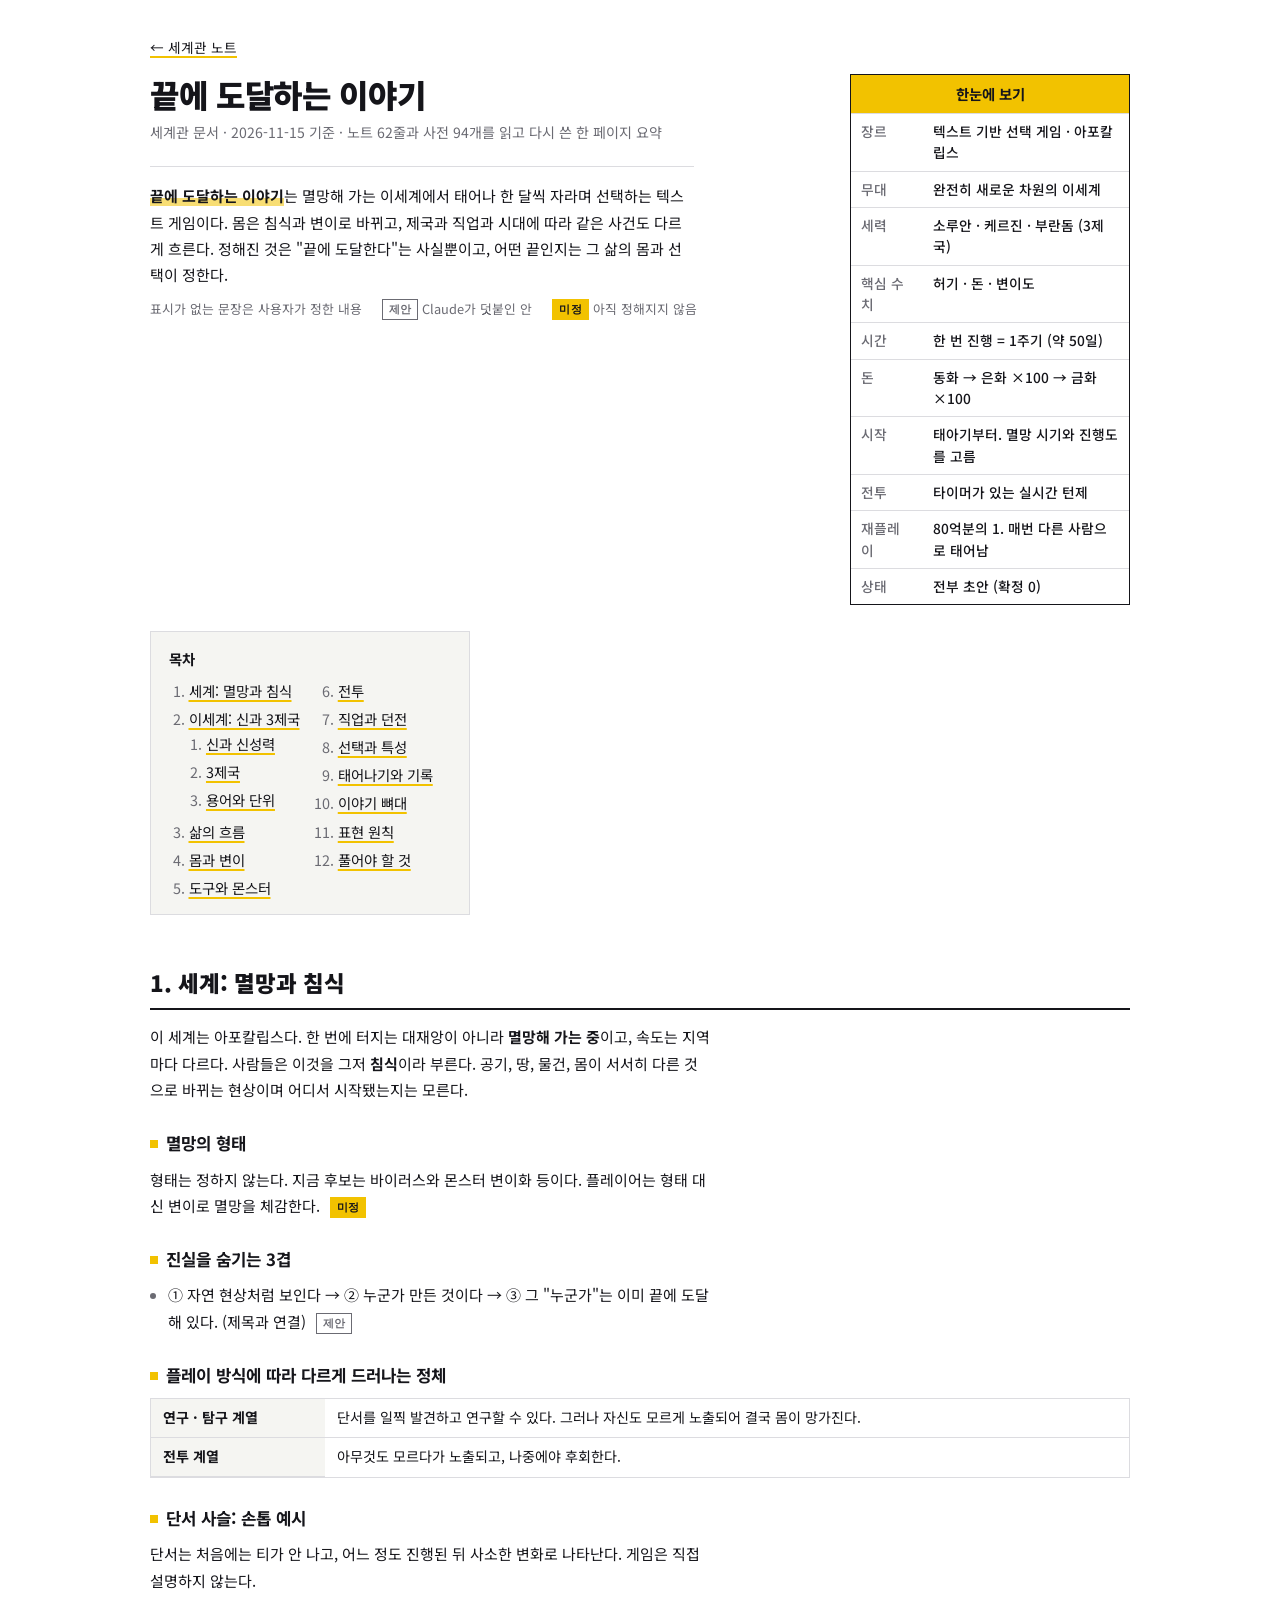
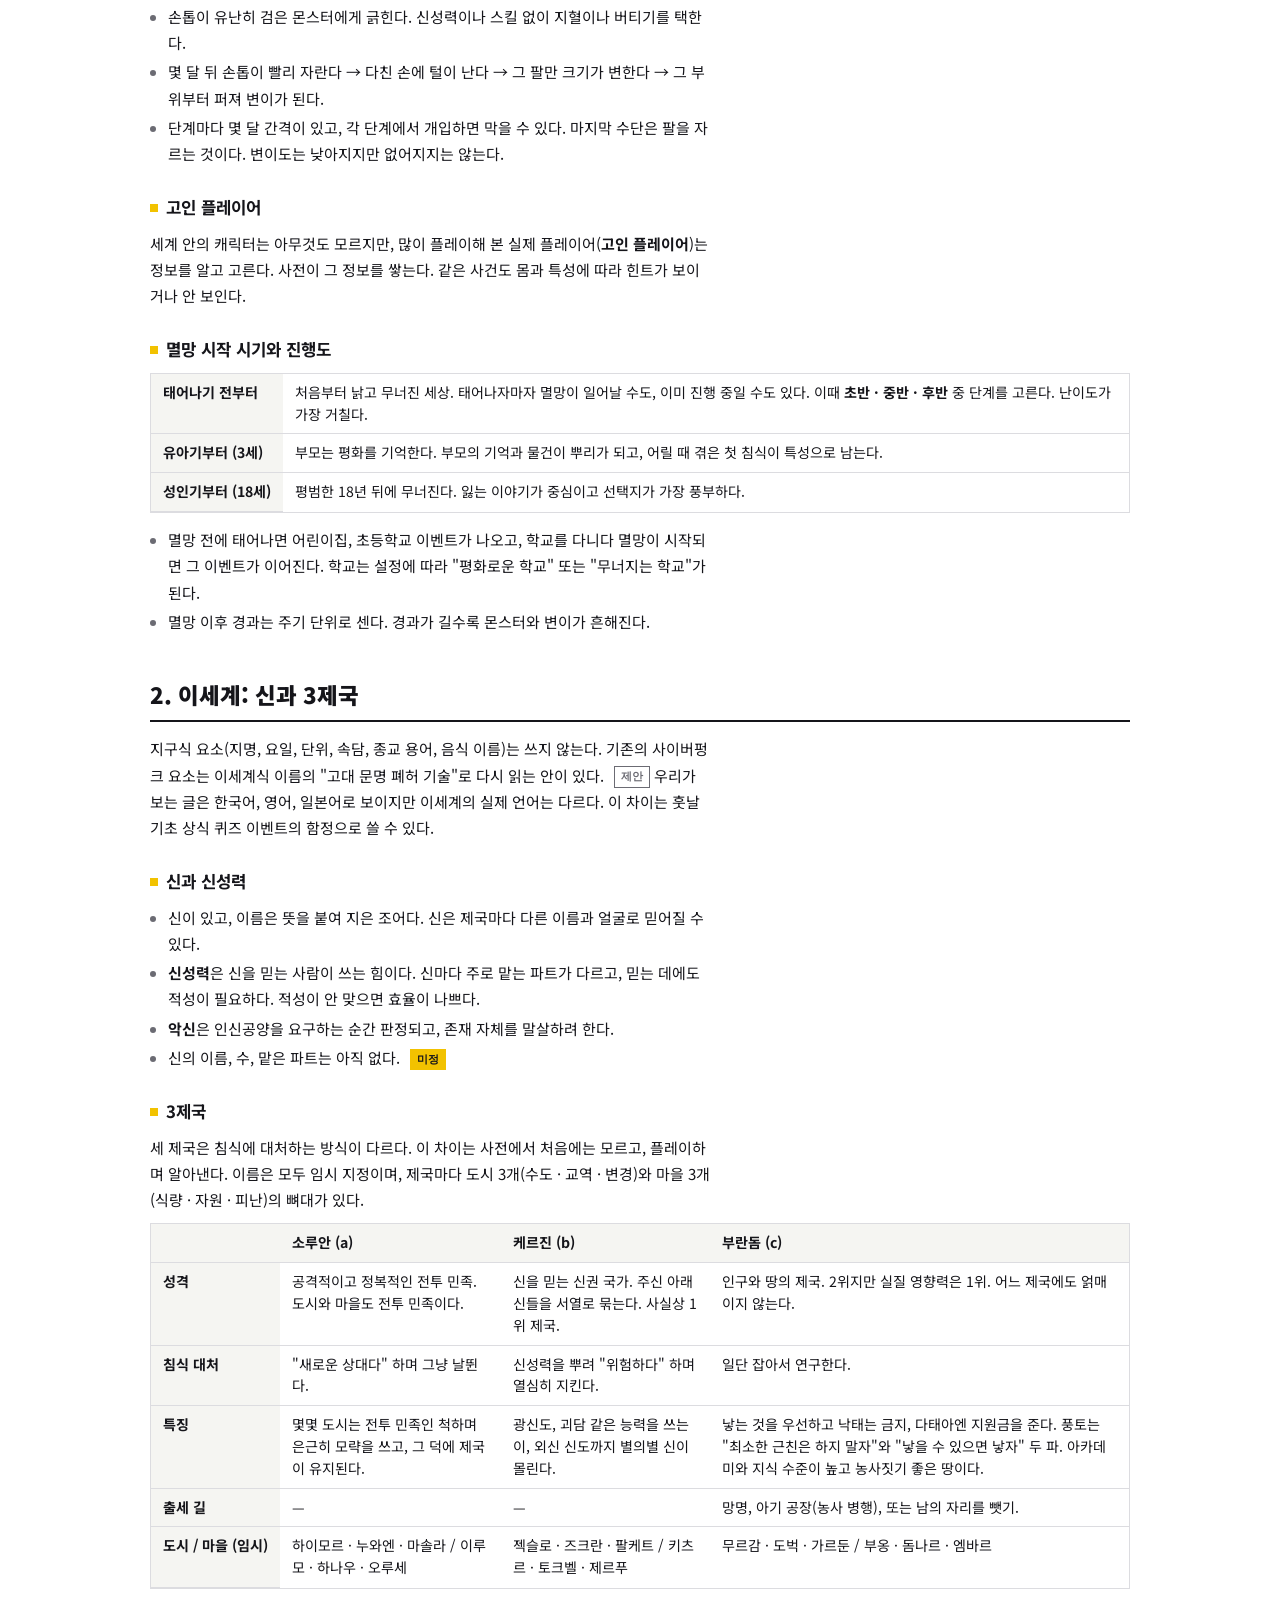
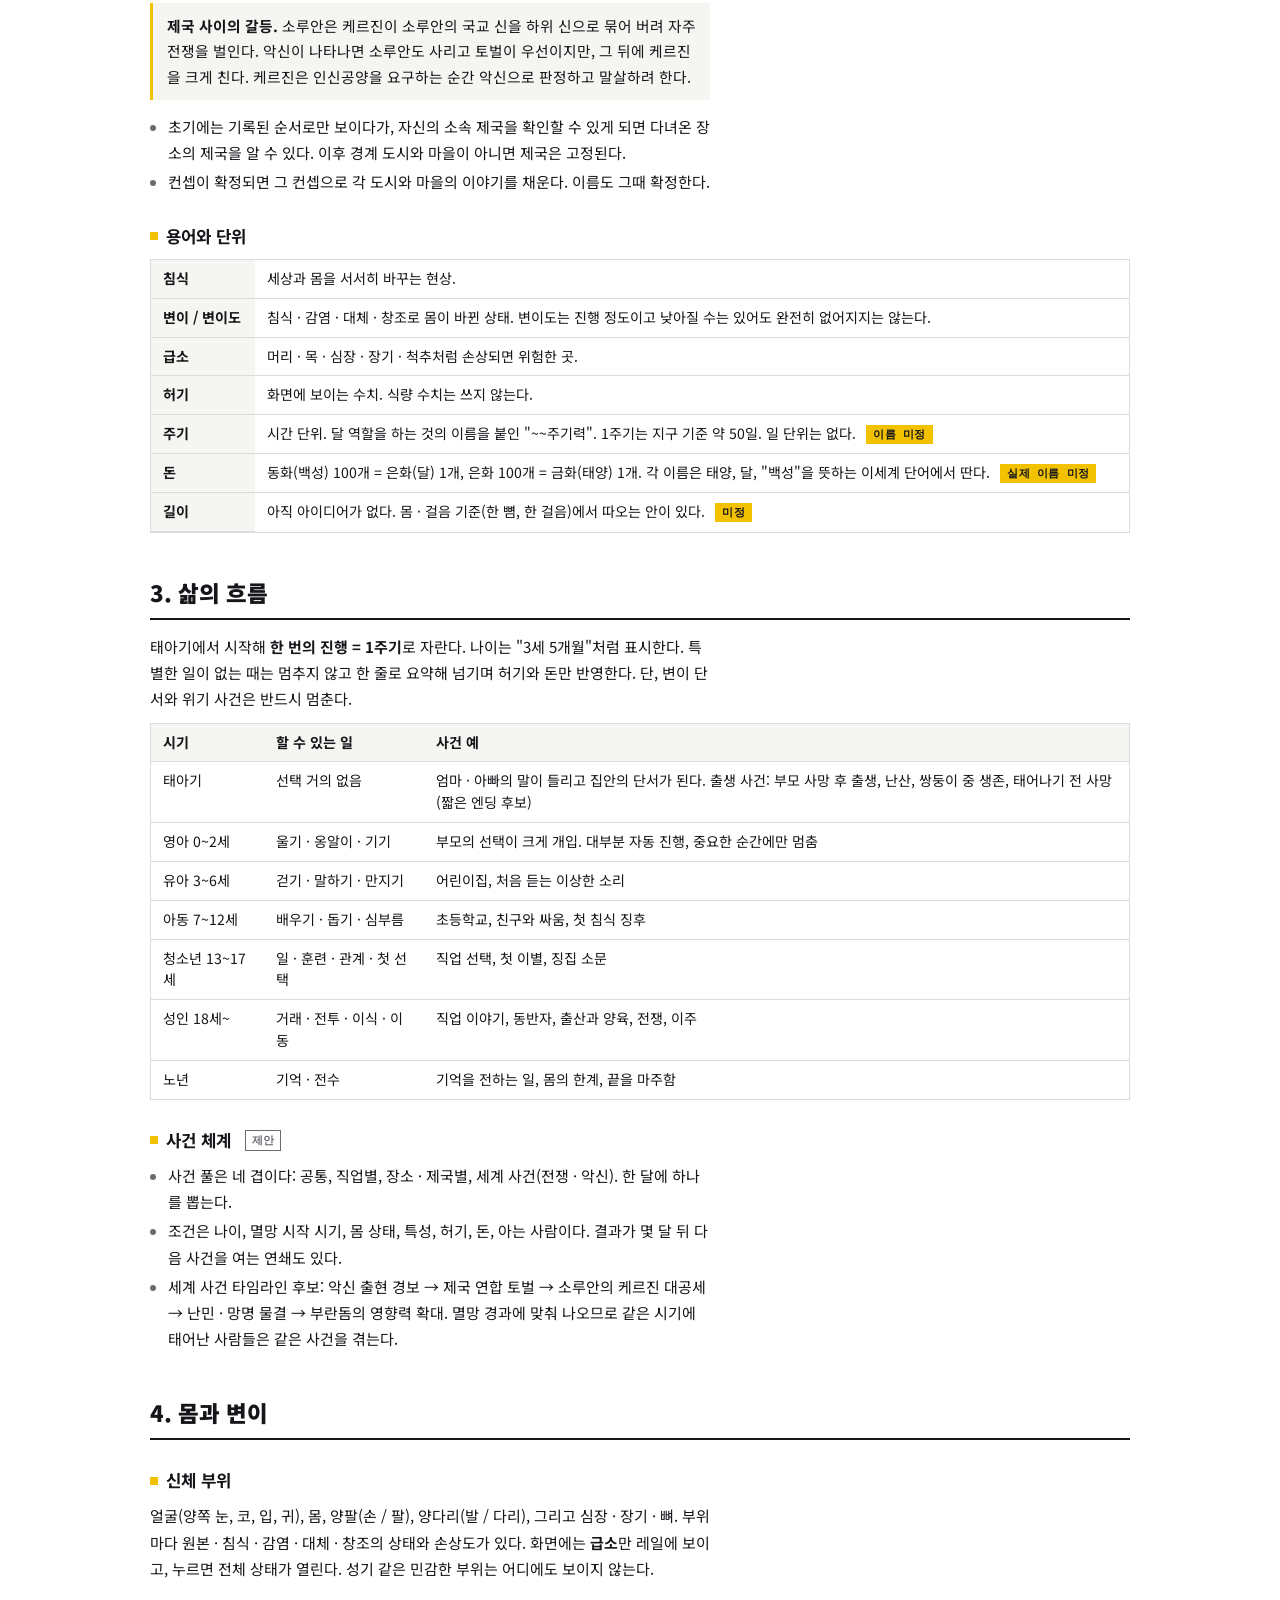
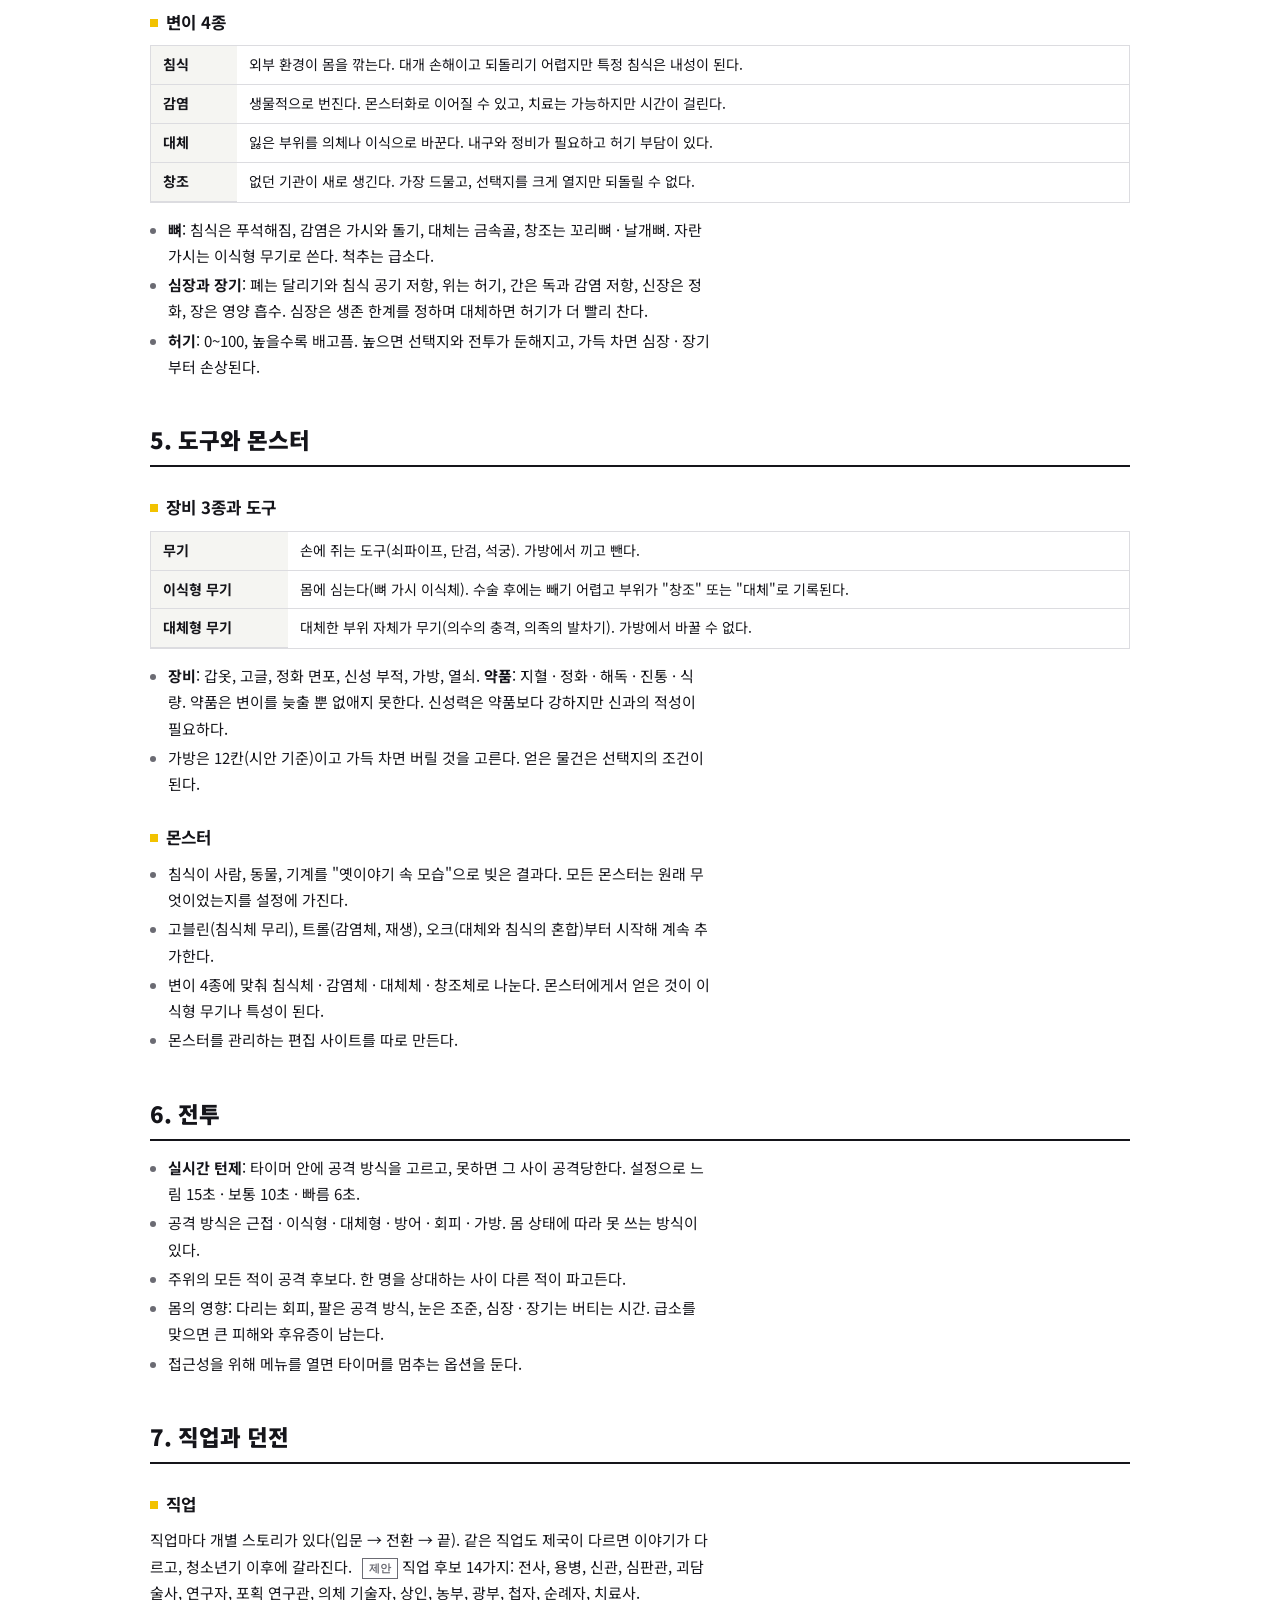
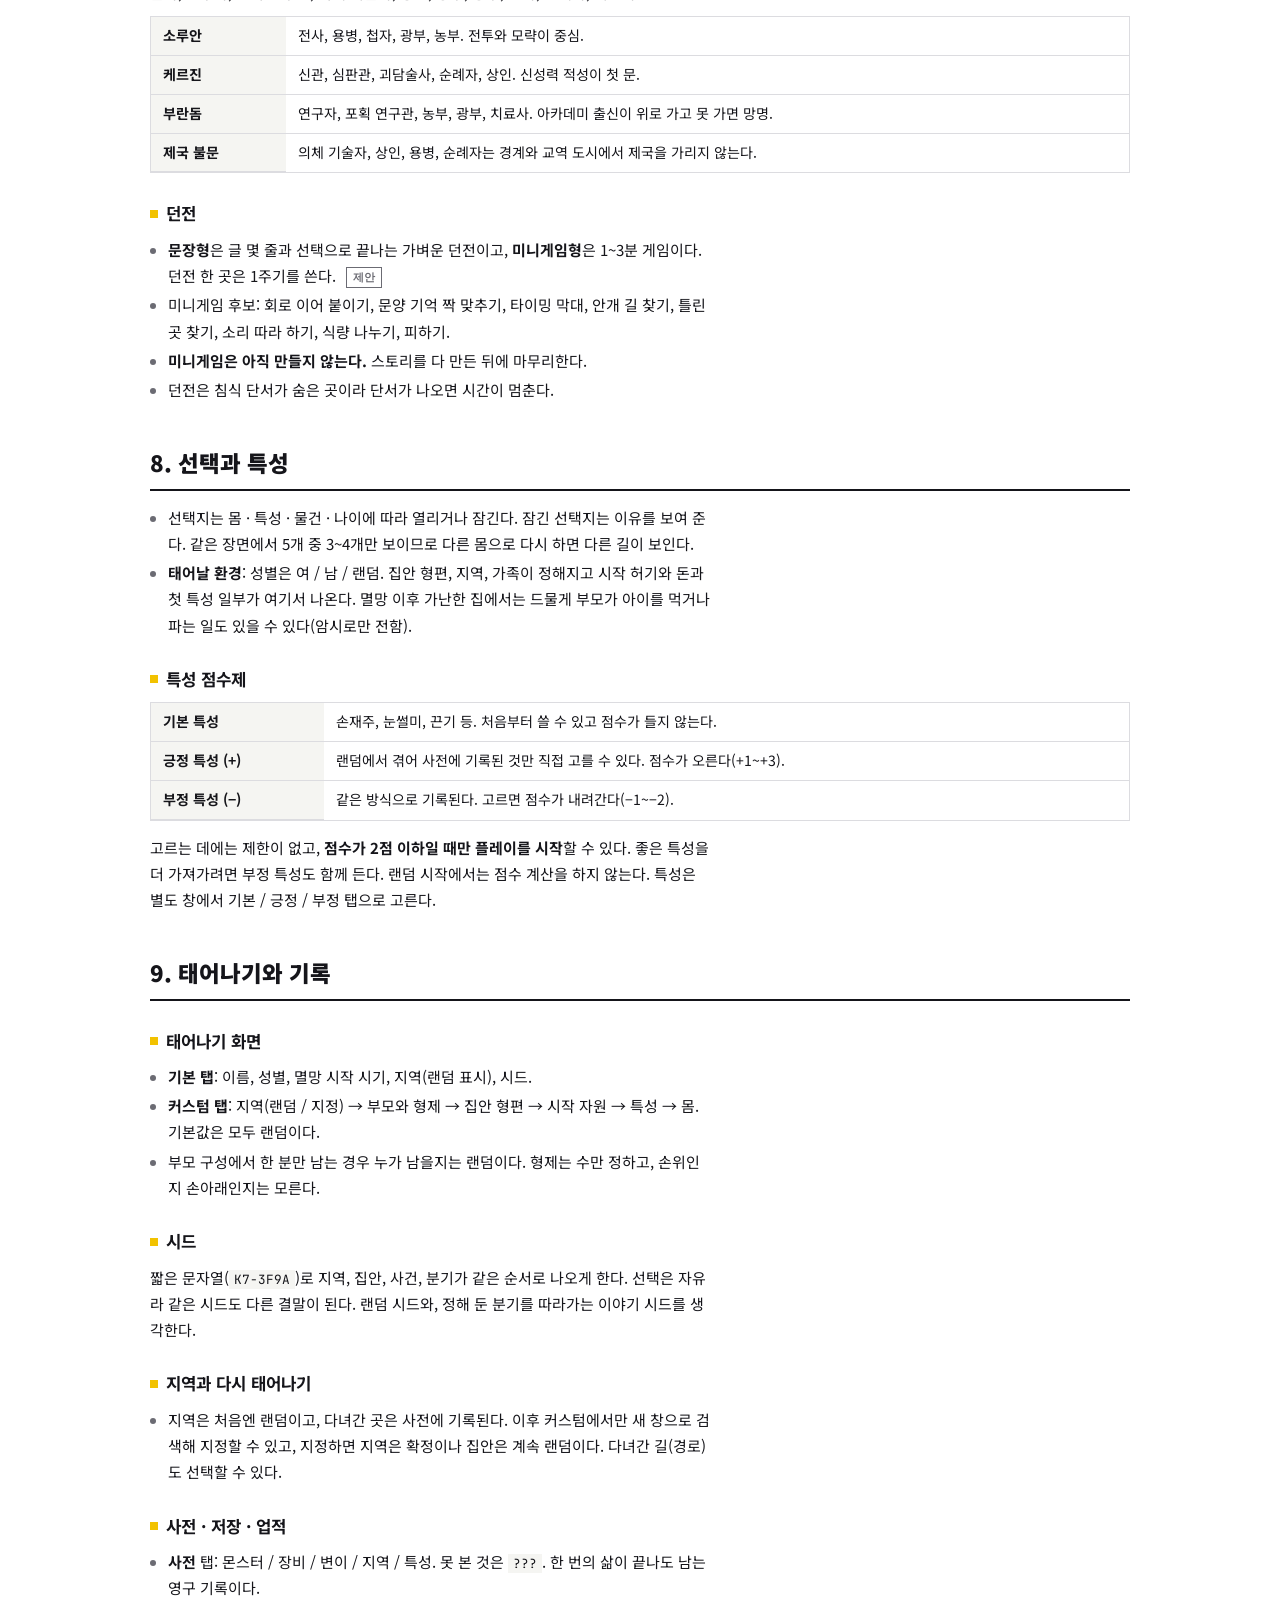
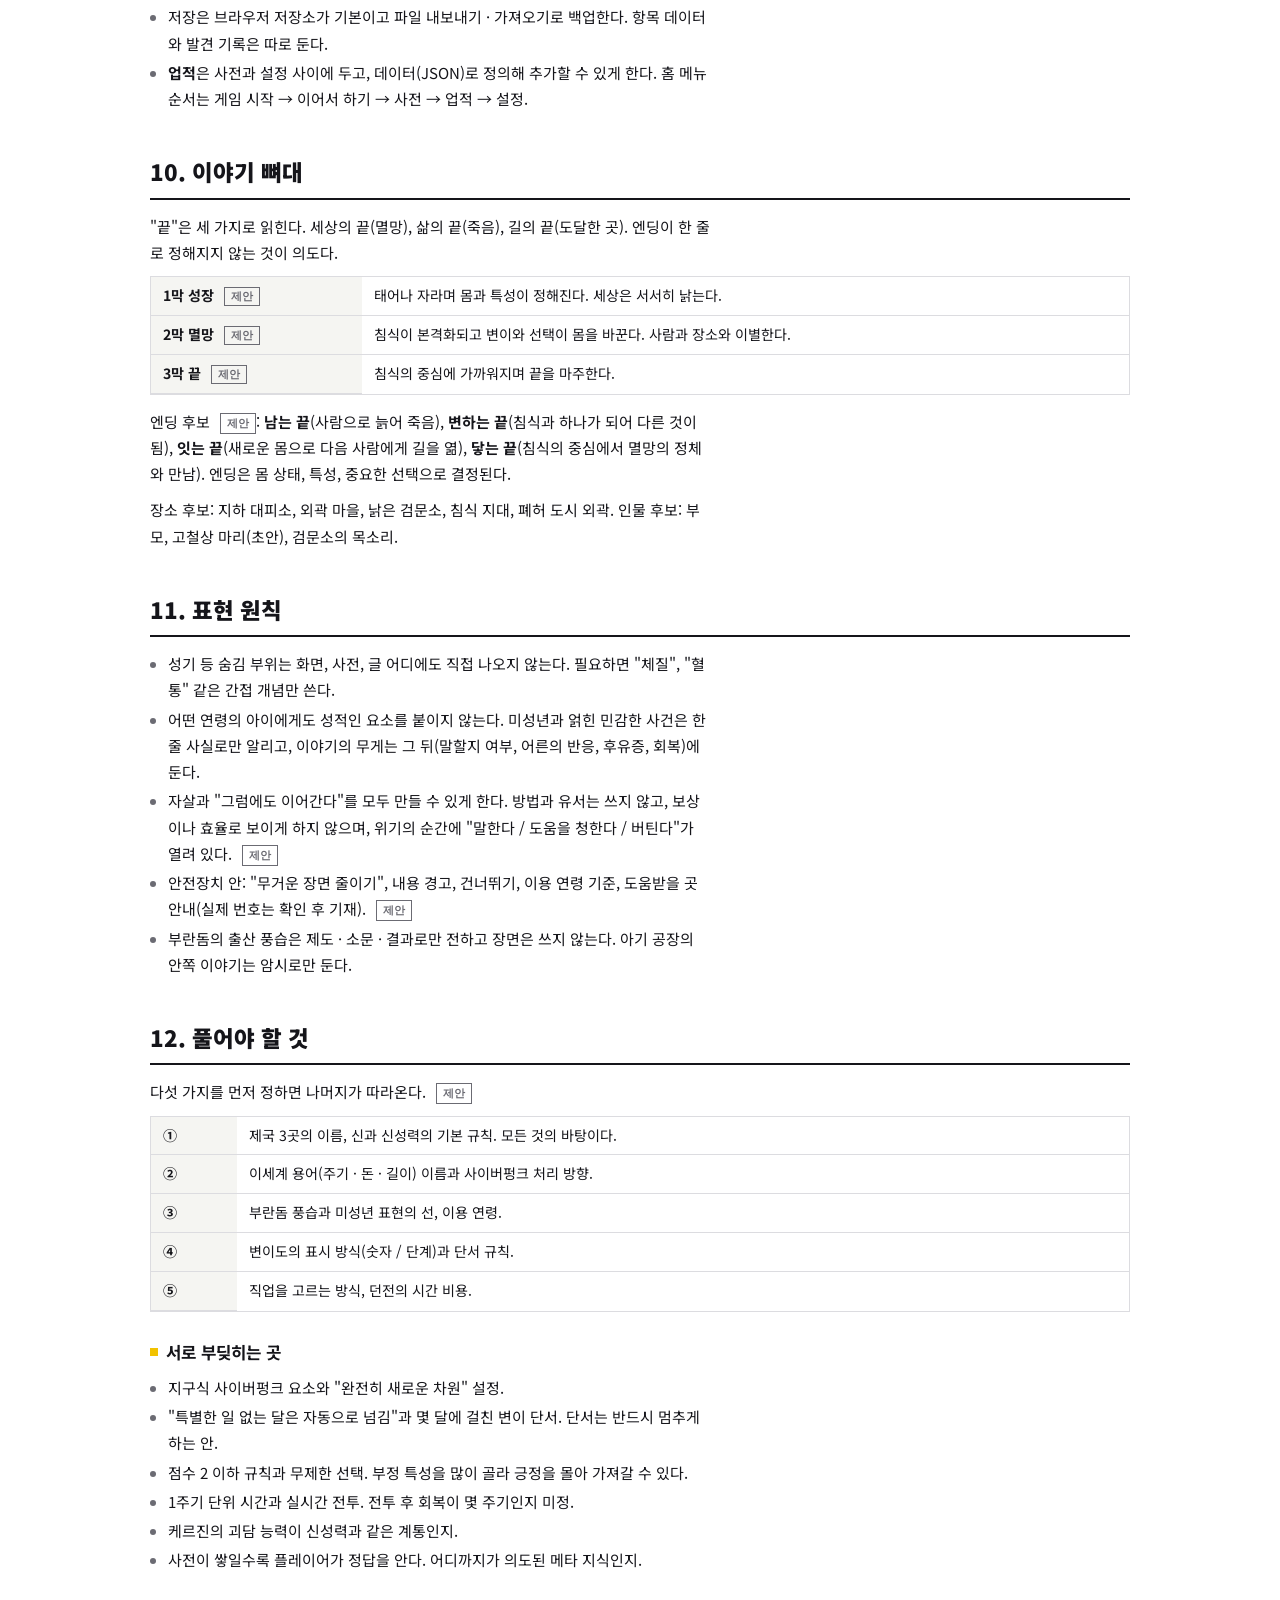
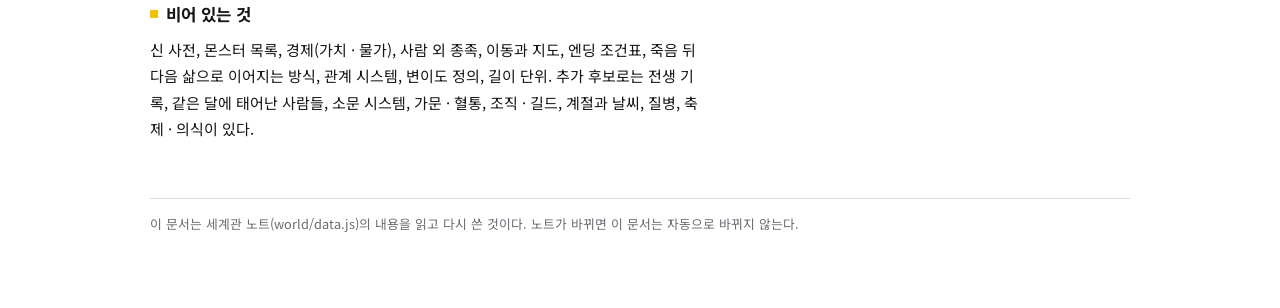
<file: world/wiki.html>
<!doctype html>
<html lang="ko">
<head>
<meta charset="utf-8">
<meta name="viewport" content="width=device-width, initial-scale=1">
<title>끝에 도달하는 이야기 세계관 문서</title>
<link rel="preconnect" href="https://fonts.googleapis.com">
<link rel="preconnect" href="https://fonts.gstatic.com" crossorigin>
<link href="https://fonts.googleapis.com/css2?family=Noto+Sans+KR:wght@400;500;700;900&family=JetBrains+Mono:wght@500;700&display=swap" rel="stylesheet">
<style>
/* 레이아웃: 위키 한 페이지. 왼쪽 본문 + 오른쪽 정보 상자, 위쪽 목차. 흰색/검정/가는 선, 포인트는 노랑 하나 */
:root{
  --bg:#ffffff; --ink:#15151a; --mute:#6b6b73; --line:#dcdce0; --soft:#f5f5f2;
  --accent:#f2c200; --accent-ink:#15151a; --link:#15151a;
  --sans:'Noto Sans KR',system-ui,-apple-system,'Apple SD Gothic Neo','Malgun Gothic',sans-serif;
  --mono:'JetBrains Mono',ui-monospace,Menlo,Consolas,monospace;
  color-scheme:light;
}
@media (prefers-color-scheme:dark){:root:not([data-theme="light"]){
  --bg:#121214; --ink:#ececee; --mute:#9a9aa3; --line:#34343a; --soft:#1b1b1e;
  --accent:#f2c200; --accent-ink:#121214; --link:#ececee; color-scheme:dark;}}
:root[data-theme="dark"]{
  --bg:#121214; --ink:#ececee; --mute:#9a9aa3; --line:#34343a; --soft:#1b1b1e;
  --accent:#f2c200; --accent-ink:#121214; --link:#ececee; color-scheme:dark;}

*{box-sizing:border-box}
html{scroll-behavior:smooth}
body{margin:0;background:var(--bg);color:var(--ink);font-family:var(--sans);font-size:15px;line-height:1.75;
  padding-left:max(16px,env(safe-area-inset-left,0px));padding-right:max(16px,env(safe-area-inset-right,0px))}
.wrap{max-width:980px;margin:0 auto;padding-block:36px 72px}
a{color:var(--link);text-decoration-color:var(--accent);text-decoration-thickness:2px;text-underline-offset:3px}
a:focus-visible{outline:2px solid var(--accent);outline-offset:2px}
h1{font-size:2rem;line-height:1.25;margin:0 0 6px;font-weight:900;letter-spacing:-.01em;text-wrap:balance}
.sub{color:var(--mute);font-size:.88rem;margin:0 0 22px}
.lead{border-top:1px solid var(--line);padding-top:16px;max-width:68ch}
.lead b{background:linear-gradient(transparent 60%,color-mix(in srgb,var(--accent) 55%,transparent) 60%)}

.top{display:grid;grid-template-columns:minmax(0,1fr) 280px;gap:28px;align-items:start}
@media (max-width:760px){.top{grid-template-columns:1fr}}
.info{border:1px solid var(--ink);font-size:.86rem;line-height:1.55}
.info h2{margin:0;padding:8px 12px;background:var(--accent);color:var(--accent-ink);font-size:.9rem;border:0;text-align:center}
.info dl{margin:0;display:grid;grid-template-columns:5.2em 1fr}
.info dt,.info dd{margin:0;padding:7px 10px;border-top:1px solid var(--line)}
.info dt{color:var(--mute);font-weight:500}
.info dd{font-weight:500}

.toc{border:1px solid var(--line);background:var(--soft);padding:14px 18px;margin:26px 0 8px;display:inline-block;min-width:min(100%,320px)}
.toc b{display:block;margin-bottom:6px;font-size:.9rem}
.toc ol{margin:0;padding-left:1.3em;columns:2;column-gap:36px}
@media (max-width:560px){.toc ol{columns:1}}
.toc li{break-inside:avoid;font-size:.9rem}
.toc ol ol{columns:1;font-size:.84rem;color:var(--mute)}

section{margin-top:40px}
h2.s{font-size:1.4rem;margin:0 0 14px;padding-bottom:6px;border-bottom:2px solid var(--ink);font-weight:900;text-wrap:balance}
h3{font-size:1.05rem;margin:26px 0 8px;font-weight:700;display:flex;align-items:center;gap:8px}
h3::before{content:"";width:8px;height:8px;background:var(--accent);flex:none}
p{margin:0 0 10px;max-width:70ch}
ul{margin:0 0 12px;padding-left:1.2em;max-width:70ch}
li{margin-bottom:3px}
li::marker{color:var(--mute)}
.tag{display:inline-block;font-family:var(--mono);font-size:.68rem;font-weight:700;padding:0 6px;border:1px solid var(--ink);margin-left:6px;vertical-align:.1em;letter-spacing:.02em}
.tag.sug{border-color:var(--mute);color:var(--mute)}
.tag.tbd{background:var(--accent);color:var(--accent-ink);border-color:var(--accent)}
.tw{overflow-x:auto;margin:6px 0 14px;border:1px solid var(--line)}
table{border-collapse:collapse;width:100%;font-size:.88rem;line-height:1.55}
th,td{text-align:left;padding:8px 12px;border-bottom:1px solid var(--line);vertical-align:top}
th{background:var(--soft);font-weight:700;white-space:nowrap}
tr:last-child td{border-bottom:0}
td.n,.num{font-variant-numeric:tabular-nums}
.note{border-left:3px solid var(--accent);background:var(--soft);padding:10px 14px;margin:10px 0 14px;max-width:70ch;font-size:.92rem}
.legend{display:flex;gap:14px;flex-wrap:wrap;font-size:.8rem;color:var(--mute);margin-top:6px}
code{font-family:var(--mono);font-size:.85em;background:var(--soft);padding:1px 5px}
footer{margin-top:56px;padding-top:14px;border-top:1px solid var(--line);color:var(--mute);font-size:.8rem}
</style>
</head>
<body>


<div class="wrap">
<p style="margin:0 0 14px;font-size:.85rem"><a href="./">← 세계관 노트</a></p>
<div class="top">
<div>
  <h1>끝에 도달하는 이야기</h1>
  <p class="sub">세계관 문서 · 2026-11-15 기준 · 노트 62줄과 사전 94개를 읽고 다시 쓴 한 페이지 요약</p>
  <p class="lead"><b>끝에 도달하는 이야기</b>는 멸망해 가는 이세계에서 태어나 한 달씩 자라며 선택하는 텍스트 게임이다. 몸은 침식과 변이로 바뀌고, 제국과 직업과 시대에 따라 같은 사건도 다르게 흐른다. 정해진 것은 "끝에 도달한다"는 사실뿐이고, 어떤 끝인지는 그 삶의 몸과 선택이 정한다.</p>
  <div class="legend"><span>표시가 없는 문장은 사용자가 정한 내용</span><span><span class="tag sug">제안</span> Claude가 덧붙인 안</span><span><span class="tag tbd">미정</span> 아직 정해지지 않음</span></div>
</div>
<aside class="info" aria-label="정보 상자">
  <h2>한눈에 보기</h2>
  <dl>
    <dt>장르</dt><dd>텍스트 기반 선택 게임 · 아포칼립스</dd>
    <dt>무대</dt><dd>완전히 새로운 차원의 이세계</dd>
    <dt>세력</dt><dd>소루안 · 케르진 · 부란돔 (3제국)</dd>
    <dt>핵심 수치</dt><dd>허기 · 돈 · 변이도</dd>
    <dt>시간</dt><dd>한 번 진행 = 1주기 (약 50일)</dd>
    <dt>돈</dt><dd>동화 → 은화 ×100 → 금화 ×100</dd>
    <dt>시작</dt><dd>태아기부터. 멸망 시기와 진행도를 고름</dd>
    <dt>전투</dt><dd>타이머가 있는 실시간 턴제</dd>
    <dt>재플레이</dt><dd>80억분의 1. 매번 다른 사람으로 태어남</dd>
    <dt>상태</dt><dd>전부 초안 (확정 0)</dd>
  </dl>
</aside>
</div>

<nav class="toc" aria-label="목차">
  <b>목차</b>
  <ol>
    <li><a href="#s1">세계: 멸망과 침식</a></li>
    <li><a href="#s2">이세계: 신과 3제국</a>
      <ol><li><a href="#s2a">신과 신성력</a></li><li><a href="#s2b">3제국</a></li><li><a href="#s2c">용어와 단위</a></li></ol></li>
    <li><a href="#s3">삶의 흐름</a></li>
    <li><a href="#s4">몸과 변이</a></li>
    <li><a href="#s5">도구와 몬스터</a></li>
    <li><a href="#s6">전투</a></li>
    <li><a href="#s7">직업과 던전</a></li>
    <li><a href="#s8">선택과 특성</a></li>
    <li><a href="#s9">태어나기와 기록</a></li>
    <li><a href="#s10">이야기 뼈대</a></li>
    <li><a href="#s11">표현 원칙</a></li>
    <li><a href="#s12">풀어야 할 것</a></li>
  </ol>
</nav>

<section id="s1">
  <h2 class="s">1. 세계: 멸망과 침식</h2>
  <p>이 세계는 아포칼립스다. 한 번에 터지는 대재앙이 아니라 <b>멸망해 가는 중</b>이고, 속도는 지역마다 다르다. 사람들은 이것을 그저 <b>침식</b>이라 부른다. 공기, 땅, 물건, 몸이 서서히 다른 것으로 바뀌는 현상이며 어디서 시작됐는지는 모른다.</p>
  <h3>멸망의 형태</h3>
  <p>형태는 정하지 않는다. 지금 후보는 바이러스와 몬스터 변이화 등이다. 플레이어는 형태 대신 변이로 멸망을 체감한다. <span class="tag tbd">미정</span></p>
  <h3>진실을 숨기는 3겹</h3>
  <ul>
    <li>① 자연 현상처럼 보인다 → ② 누군가 만든 것이다 → ③ 그 "누군가"는 이미 끝에 도달해 있다. (제목과 연결) <span class="tag sug">제안</span></li>
  </ul>
  <h3>플레이 방식에 따라 다르게 드러나는 정체</h3>
  <div class="tw"><table>
    <tr><th>연구 · 탐구 계열</th><td>단서를 일찍 발견하고 연구할 수 있다. 그러나 자신도 모르게 노출되어 결국 몸이 망가진다.</td></tr>
    <tr><th>전투 계열</th><td>아무것도 모르다가 노출되고, 나중에야 후회한다.</td></tr>
  </table></div>
  <h3>단서 사슬: 손톱 예시</h3>
  <p>단서는 처음에는 티가 안 나고, 어느 정도 진행된 뒤 사소한 변화로 나타난다. 게임은 직접 설명하지 않는다.</p>
  <ul>
    <li>손톱이 유난히 검은 몬스터에게 긁힌다. 신성력이나 스킬 없이 지혈이나 버티기를 택한다.</li>
    <li>몇 달 뒤 손톱이 빨리 자란다 → 다친 손에 털이 난다 → 그 팔만 크기가 변한다 → 그 부위부터 퍼져 변이가 된다.</li>
    <li>단계마다 몇 달 간격이 있고, 각 단계에서 개입하면 막을 수 있다. 마지막 수단은 팔을 자르는 것이다. 변이도는 낮아지지만 없어지지는 않는다.</li>
  </ul>
  <h3>고인 플레이어</h3>
  <p>세계 안의 캐릭터는 아무것도 모르지만, 많이 플레이해 본 실제 플레이어(<b>고인 플레이어</b>)는 정보를 알고 고른다. 사전이 그 정보를 쌓는다. 같은 사건도 몸과 특성에 따라 힌트가 보이거나 안 보인다.</p>
  <h3>멸망 시작 시기와 진행도</h3>
  <div class="tw"><table>
    <tr><th>태어나기 전부터</th><td>처음부터 낡고 무너진 세상. 태어나자마자 멸망이 일어날 수도, 이미 진행 중일 수도 있다. 이때 <b>초반 · 중반 · 후반</b> 중 단계를 고른다. 난이도가 가장 거칠다.</td></tr>
    <tr><th>유아기부터 (3세)</th><td>부모는 평화를 기억한다. 부모의 기억과 물건이 뿌리가 되고, 어릴 때 겪은 첫 침식이 특성으로 남는다.</td></tr>
    <tr><th>성인기부터 (18세)</th><td>평범한 18년 뒤에 무너진다. 잃는 이야기가 중심이고 선택지가 가장 풍부하다.</td></tr>
  </table></div>
  <ul>
    <li>멸망 전에 태어나면 어린이집, 초등학교 이벤트가 나오고, 학교를 다니다 멸망이 시작되면 그 이벤트가 이어진다. 학교는 설정에 따라 "평화로운 학교" 또는 "무너지는 학교"가 된다.</li>
    <li>멸망 이후 경과는 주기 단위로 센다. 경과가 길수록 몬스터와 변이가 흔해진다.</li>
  </ul>
</section>

<section id="s2">
  <h2 class="s">2. 이세계: 신과 3제국</h2>
  <p>지구식 요소(지명, 요일, 단위, 속담, 종교 용어, 음식 이름)는 쓰지 않는다. 기존의 사이버펑크 요소는 이세계식 이름의 "고대 문명 폐허 기술"로 다시 읽는 안이 있다. <span class="tag sug">제안</span> 우리가 보는 글은 한국어, 영어, 일본어로 보이지만 이세계의 실제 언어는 다르다. 이 차이는 훗날 기초 상식 퀴즈 이벤트의 함정으로 쓸 수 있다.</p>

  <h3 id="s2a">신과 신성력</h3>
  <ul>
    <li>신이 있고, 이름은 뜻을 붙여 지은 조어다. 신은 제국마다 다른 이름과 얼굴로 믿어질 수 있다.</li>
    <li><b>신성력</b>은 신을 믿는 사람이 쓰는 힘이다. 신마다 주로 맡는 파트가 다르고, 믿는 데에도 적성이 필요하다. 적성이 안 맞으면 효율이 나쁘다.</li>
    <li><b>악신</b>은 인신공양을 요구하는 순간 판정되고, 존재 자체를 말살하려 한다.</li>
    <li>신의 이름, 수, 맡은 파트는 아직 없다. <span class="tag tbd">미정</span></li>
  </ul>

  <h3 id="s2b">3제국</h3>
  <p>세 제국은 침식에 대처하는 방식이 다르다. 이 차이는 사전에서 처음에는 모르고, 플레이하며 알아낸다. 이름은 모두 임시 지정이며, 제국마다 도시 3개(수도 · 교역 · 변경)와 마을 3개(식량 · 자원 · 피난)의 뼈대가 있다.</p>
  <div class="tw"><table>
    <tr><th></th><th>소루안 (a)</th><th>케르진 (b)</th><th>부란돔 (c)</th></tr>
    <tr><th>성격</th><td>공격적이고 정복적인 전투 민족. 도시와 마을도 전투 민족이다.</td><td>신을 믿는 신권 국가. 주신 아래 신들을 서열로 묶는다. 사실상 1위 제국.</td><td>인구와 땅의 제국. 2위지만 실질 영향력은 1위. 어느 제국에도 얽매이지 않는다.</td></tr>
    <tr><th>침식 대처</th><td>"새로운 상대다" 하며 그냥 날뛴다.</td><td>신성력을 뿌려 "위험하다" 하며 열심히 지킨다.</td><td>일단 잡아서 연구한다.</td></tr>
    <tr><th>특징</th><td>몇몇 도시는 전투 민족인 척하며 은근히 모략을 쓰고, 그 덕에 제국이 유지된다.</td><td>광신도, 괴담 같은 능력을 쓰는 이, 외신 신도까지 별의별 신이 몰린다.</td><td>낳는 것을 우선하고 낙태는 금지, 다태아엔 지원금을 준다. 풍토는 "최소한 근친은 하지 말자"와 "낳을 수 있으면 낳자" 두 파. 아카데미와 지식 수준이 높고 농사짓기 좋은 땅이다.</td></tr>
    <tr><th>출세 길</th><td>—</td><td>—</td><td>망명, 아기 공장(농사 병행), 또는 남의 자리를 뺏기.</td></tr>
    <tr><th>도시 / 마을 (임시)</th><td>하이모르 · 누와엔 · 마솔라 / 이루모 · 하나우 · 오루세</td><td>젝슬로 · 즈크란 · 팔케트 / 키츠르 · 토크벨 · 제르푸</td><td>무르감 · 도벅 · 가르둔 / 부옹 · 돔나르 · 엠바르</td></tr>
  </table></div>
  <div class="note"><b>제국 사이의 갈등.</b> 소루안은 케르진이 소루안의 국교 신을 하위 신으로 묶어 버려 자주 전쟁을 벌인다. 악신이 나타나면 소루안도 사리고 토벌이 우선이지만, 그 뒤에 케르진을 크게 친다. 케르진은 인신공양을 요구하는 순간 악신으로 판정하고 말살하려 한다.</div>
  <ul>
    <li>초기에는 기록된 순서로만 보이다가, 자신의 소속 제국을 확인할 수 있게 되면 다녀온 장소의 제국을 알 수 있다. 이후 경계 도시와 마을이 아니면 제국은 고정된다.</li>
    <li>컨셉이 확정되면 그 컨셉으로 각 도시와 마을의 이야기를 채운다. 이름도 그때 확정한다.</li>
  </ul>

  <h3 id="s2c">용어와 단위</h3>
  <div class="tw"><table>
    <tr><th>침식</th><td>세상과 몸을 서서히 바꾸는 현상.</td></tr>
    <tr><th>변이 / 변이도</th><td>침식 · 감염 · 대체 · 창조로 몸이 바뀐 상태. 변이도는 진행 정도이고 낮아질 수는 있어도 완전히 없어지지는 않는다.</td></tr>
    <tr><th>급소</th><td>머리 · 목 · 심장 · 장기 · 척추처럼 손상되면 위험한 곳.</td></tr>
    <tr><th>허기</th><td>화면에 보이는 수치. 식량 수치는 쓰지 않는다.</td></tr>
    <tr><th>주기</th><td>시간 단위. 달 역할을 하는 것의 이름을 붙인 "~~주기력". 1주기는 지구 기준 약 50일. 일 단위는 없다. <span class="tag tbd">이름 미정</span></td></tr>
    <tr><th>돈</th><td>동화(백성) 100개 = 은화(달) 1개, 은화 100개 = 금화(태양) 1개. 각 이름은 태양, 달, "백성"을 뜻하는 이세계 단어에서 딴다. <span class="tag tbd">실제 이름 미정</span></td></tr>
    <tr><th>길이</th><td>아직 아이디어가 없다. 몸 · 걸음 기준(한 뼘, 한 걸음)에서 따오는 안이 있다. <span class="tag tbd">미정</span></td></tr>
  </table></div>
</section>

<section id="s3">
  <h2 class="s">3. 삶의 흐름</h2>
  <p>태아기에서 시작해 <b>한 번의 진행 = 1주기</b>로 자란다. 나이는 "3세 5개월"처럼 표시한다. 특별한 일이 없는 때는 멈추지 않고 한 줄로 요약해 넘기며 허기와 돈만 반영한다. 단, 변이 단서와 위기 사건은 반드시 멈춘다.</p>
  <div class="tw"><table>
    <tr><th>시기</th><th>할 수 있는 일</th><th>사건 예</th></tr>
    <tr><td>태아기</td><td>선택 거의 없음</td><td>엄마 · 아빠의 말이 들리고 집안의 단서가 된다. 출생 사건: 부모 사망 후 출생, 난산, 쌍둥이 중 생존, 태어나기 전 사망(짧은 엔딩 후보)</td></tr>
    <tr><td>영아 0~2세</td><td>울기 · 옹알이 · 기기</td><td>부모의 선택이 크게 개입. 대부분 자동 진행, 중요한 순간에만 멈춤</td></tr>
    <tr><td>유아 3~6세</td><td>걷기 · 말하기 · 만지기</td><td>어린이집, 처음 듣는 이상한 소리</td></tr>
    <tr><td>아동 7~12세</td><td>배우기 · 돕기 · 심부름</td><td>초등학교, 친구와 싸움, 첫 침식 징후</td></tr>
    <tr><td>청소년 13~17세</td><td>일 · 훈련 · 관계 · 첫 선택</td><td>직업 선택, 첫 이별, 징집 소문</td></tr>
    <tr><td>성인 18세~</td><td>거래 · 전투 · 이식 · 이동</td><td>직업 이야기, 동반자, 출산과 양육, 전쟁, 이주</td></tr>
    <tr><td>노년</td><td>기억 · 전수</td><td>기억을 전하는 일, 몸의 한계, 끝을 마주함</td></tr>
  </table></div>
  <h3>사건 체계 <span class="tag sug">제안</span></h3>
  <ul>
    <li>사건 풀은 네 겹이다: 공통, 직업별, 장소 · 제국별, 세계 사건(전쟁 · 악신). 한 달에 하나를 뽑는다.</li>
    <li>조건은 나이, 멸망 시작 시기, 몸 상태, 특성, 허기, 돈, 아는 사람이다. 결과가 몇 달 뒤 다음 사건을 여는 연쇄도 있다.</li>
    <li>세계 사건 타임라인 후보: 악신 출현 경보 → 제국 연합 토벌 → 소루안의 케르진 대공세 → 난민 · 망명 물결 → 부란돔의 영향력 확대. 멸망 경과에 맞춰 나오므로 같은 시기에 태어난 사람들은 같은 사건을 겪는다.</li>
  </ul>
</section>

<section id="s4">
  <h2 class="s">4. 몸과 변이</h2>
  <h3>신체 부위</h3>
  <p>얼굴(양쪽 눈, 코, 입, 귀), 몸, 양팔(손 / 팔), 양다리(발 / 다리), 그리고 심장 · 장기 · 뼈. 부위마다 원본 · 침식 · 감염 · 대체 · 창조의 상태와 손상도가 있다. 화면에는 <b>급소</b>만 레일에 보이고, 누르면 전체 상태가 열린다. 성기 같은 민감한 부위는 어디에도 보이지 않는다.</p>
  <h3>변이 4종</h3>
  <div class="tw"><table>
    <tr><th>침식</th><td>외부 환경이 몸을 깎는다. 대개 손해이고 되돌리기 어렵지만 특정 침식은 내성이 된다.</td></tr>
    <tr><th>감염</th><td>생물적으로 번진다. 몬스터화로 이어질 수 있고, 치료는 가능하지만 시간이 걸린다.</td></tr>
    <tr><th>대체</th><td>잃은 부위를 의체나 이식으로 바꾼다. 내구와 정비가 필요하고 허기 부담이 있다.</td></tr>
    <tr><th>창조</th><td>없던 기관이 새로 생긴다. 가장 드물고, 선택지를 크게 열지만 되돌릴 수 없다.</td></tr>
  </table></div>
  <ul>
    <li><b>뼈</b>: 침식은 푸석해짐, 감염은 가시와 돌기, 대체는 금속골, 창조는 꼬리뼈 · 날개뼈. 자란 가시는 이식형 무기로 쓴다. 척추는 급소다.</li>
    <li><b>심장과 장기</b>: 폐는 달리기와 침식 공기 저항, 위는 허기, 간은 독과 감염 저항, 신장은 정화, 장은 영양 흡수. 심장은 생존 한계를 정하며 대체하면 허기가 더 빨리 찬다.</li>
    <li><b>허기</b>: 0~100, 높을수록 배고픔. 높으면 선택지와 전투가 둔해지고, 가득 차면 심장 · 장기부터 손상된다.</li>
  </ul>
</section>

<section id="s5">
  <h2 class="s">5. 도구와 몬스터</h2>
  <h3>장비 3종과 도구</h3>
  <div class="tw"><table>
    <tr><th>무기</th><td>손에 쥐는 도구(쇠파이프, 단검, 석궁). 가방에서 끼고 뺀다.</td></tr>
    <tr><th>이식형 무기</th><td>몸에 심는다(뼈 가시 이식체). 수술 후에는 빼기 어렵고 부위가 "창조" 또는 "대체"로 기록된다.</td></tr>
    <tr><th>대체형 무기</th><td>대체한 부위 자체가 무기(의수의 충격, 의족의 발차기). 가방에서 바꿀 수 없다.</td></tr>
  </table></div>
  <ul>
    <li><b>장비</b>: 갑옷, 고글, 정화 면포, 신성 부적, 가방, 열쇠. <b>약품</b>: 지혈 · 정화 · 해독 · 진통 · 식량. 약품은 변이를 늦출 뿐 없애지 못한다. 신성력은 약품보다 강하지만 신과의 적성이 필요하다.</li>
    <li>가방은 12칸(시안 기준)이고 가득 차면 버릴 것을 고른다. 얻은 물건은 선택지의 조건이 된다.</li>
  </ul>
  <h3>몬스터</h3>
  <ul>
    <li>침식이 사람, 동물, 기계를 "옛이야기 속 모습"으로 빚은 결과다. 모든 몬스터는 원래 무엇이었는지를 설정에 가진다.</li>
    <li>고블린(침식체 무리), 트롤(감염체, 재생), 오크(대체와 침식의 혼합)부터 시작해 계속 추가한다.</li>
    <li>변이 4종에 맞춰 침식체 · 감염체 · 대체체 · 창조체로 나눈다. 몬스터에게서 얻은 것이 이식형 무기나 특성이 된다.</li>
    <li>몬스터를 관리하는 편집 사이트를 따로 만든다.</li>
  </ul>
</section>

<section id="s6">
  <h2 class="s">6. 전투</h2>
  <ul>
    <li><b>실시간 턴제</b>: 타이머 안에 공격 방식을 고르고, 못하면 그 사이 공격당한다. 설정으로 느림 15초 · 보통 10초 · 빠름 6초.</li>
    <li>공격 방식은 근접 · 이식형 · 대체형 · 방어 · 회피 · 가방. 몸 상태에 따라 못 쓰는 방식이 있다.</li>
    <li>주위의 모든 적이 공격 후보다. 한 명을 상대하는 사이 다른 적이 파고든다.</li>
    <li>몸의 영향: 다리는 회피, 팔은 공격 방식, 눈은 조준, 심장 · 장기는 버티는 시간. 급소를 맞으면 큰 피해와 후유증이 남는다.</li>
    <li>접근성을 위해 메뉴를 열면 타이머를 멈추는 옵션을 둔다.</li>
  </ul>
</section>

<section id="s7">
  <h2 class="s">7. 직업과 던전</h2>
  <h3>직업</h3>
  <p>직업마다 개별 스토리가 있다(입문 → 전환 → 끝). 같은 직업도 제국이 다르면 이야기가 다르고, 청소년기 이후에 갈라진다. <span class="tag sug">제안</span> 직업 후보 14가지: 전사, 용병, 신관, 심판관, 괴담술사, 연구자, 포획 연구관, 의체 기술자, 상인, 농부, 광부, 첩자, 순례자, 치료사.</p>
  <div class="tw"><table>
    <tr><th>소루안</th><td>전사, 용병, 첩자, 광부, 농부. 전투와 모략이 중심.</td></tr>
    <tr><th>케르진</th><td>신관, 심판관, 괴담술사, 순례자, 상인. 신성력 적성이 첫 문.</td></tr>
    <tr><th>부란돔</th><td>연구자, 포획 연구관, 농부, 광부, 치료사. 아카데미 출신이 위로 가고 못 가면 망명.</td></tr>
    <tr><th>제국 불문</th><td>의체 기술자, 상인, 용병, 순례자는 경계와 교역 도시에서 제국을 가리지 않는다.</td></tr>
  </table></div>
  <h3>던전</h3>
  <ul>
    <li><b>문장형</b>은 글 몇 줄과 선택으로 끝나는 가벼운 던전이고, <b>미니게임형</b>은 1~3분 게임이다. 던전 한 곳은 1주기를 쓴다. <span class="tag sug">제안</span></li>
    <li>미니게임 후보: 회로 이어 붙이기, 문양 기억 짝 맞추기, 타이밍 막대, 안개 길 찾기, 틀린 곳 찾기, 소리 따라 하기, 식량 나누기, 피하기.</li>
    <li class="num"><b>미니게임은 아직 만들지 않는다.</b> 스토리를 다 만든 뒤에 마무리한다.</li>
    <li>던전은 침식 단서가 숨은 곳이라 단서가 나오면 시간이 멈춘다.</li>
  </ul>
</section>

<section id="s8">
  <h2 class="s">8. 선택과 특성</h2>
  <ul>
    <li>선택지는 몸 · 특성 · 물건 · 나이에 따라 열리거나 잠긴다. 잠긴 선택지는 이유를 보여 준다. 같은 장면에서 5개 중 3~4개만 보이므로 다른 몸으로 다시 하면 다른 길이 보인다.</li>
    <li><b>태어날 환경</b>: 성별은 여 / 남 / 랜덤. 집안 형편, 지역, 가족이 정해지고 시작 허기와 돈과 첫 특성 일부가 여기서 나온다. 멸망 이후 가난한 집에서는 드물게 부모가 아이를 먹거나 파는 일도 있을 수 있다(암시로만 전함).</li>
  </ul>
  <h3>특성 점수제</h3>
  <div class="tw"><table>
    <tr><th>기본 특성</th><td>손재주, 눈썰미, 끈기 등. 처음부터 쓸 수 있고 점수가 들지 않는다.</td></tr>
    <tr><th>긍정 특성 (+)</th><td>랜덤에서 겪어 사전에 기록된 것만 직접 고를 수 있다. 점수가 오른다(+1~+3).</td></tr>
    <tr><th>부정 특성 (−)</th><td>같은 방식으로 기록된다. 고르면 점수가 내려간다(−1~−2).</td></tr>
  </table></div>
  <p>고르는 데에는 제한이 없고, <b>점수가 2점 이하일 때만 플레이를 시작</b>할 수 있다. 좋은 특성을 더 가져가려면 부정 특성도 함께 든다. 랜덤 시작에서는 점수 계산을 하지 않는다. 특성은 별도 창에서 기본 / 긍정 / 부정 탭으로 고른다.</p>
</section>

<section id="s9">
  <h2 class="s">9. 태어나기와 기록</h2>
  <h3>태어나기 화면</h3>
  <ul>
    <li><b>기본 탭</b>: 이름, 성별, 멸망 시작 시기, 지역(랜덤 표시), 시드.</li>
    <li><b>커스텀 탭</b>: 지역(랜덤 / 지정) → 부모와 형제 → 집안 형편 → 시작 자원 → 특성 → 몸. 기본값은 모두 랜덤이다.</li>
    <li>부모 구성에서 한 분만 남는 경우 누가 남을지는 랜덤이다. 형제는 수만 정하고, 손위인지 손아래인지는 모른다.</li>
  </ul>
  <h3>시드</h3>
  <p>짧은 문자열(<code>K7-3F9A</code>)로 지역, 집안, 사건, 분기가 같은 순서로 나오게 한다. 선택은 자유라 같은 시드도 다른 결말이 된다. 랜덤 시드와, 정해 둔 분기를 따라가는 이야기 시드를 생각한다.</p>
  <h3>지역과 다시 태어나기</h3>
  <ul>
    <li>지역은 처음엔 랜덤이고, 다녀간 곳은 사전에 기록된다. 이후 커스텀에서만 새 창으로 검색해 지정할 수 있고, 지정하면 지역은 확정이나 집안은 계속 랜덤이다. 다녀간 길(경로)도 선택할 수 있다.</li>
  </ul>
  <h3>사전 · 저장 · 업적</h3>
  <ul>
    <li><b>사전</b> 탭: 몬스터 / 장비 / 변이 / 지역 / 특성. 못 본 것은 <code>???</code>. 한 번의 삶이 끝나도 남는 영구 기록이다.</li>
    <li>저장은 브라우저 저장소가 기본이고 파일 내보내기 · 가져오기로 백업한다. 항목 데이터와 발견 기록은 따로 둔다.</li>
    <li><b>업적</b>은 사전과 설정 사이에 두고, 데이터(JSON)로 정의해 추가할 수 있게 한다. 홈 메뉴 순서는 게임 시작 → 이어서 하기 → 사전 → 업적 → 설정.</li>
  </ul>
</section>

<section id="s10">
  <h2 class="s">10. 이야기 뼈대</h2>
  <p>"끝"은 세 가지로 읽힌다. 세상의 끝(멸망), 삶의 끝(죽음), 길의 끝(도달한 곳). 엔딩이 한 줄로 정해지지 않는 것이 의도다.</p>
  <div class="tw"><table>
    <tr><th>1막 성장 <span class="tag sug">제안</span></th><td>태어나 자라며 몸과 특성이 정해진다. 세상은 서서히 낡는다.</td></tr>
    <tr><th>2막 멸망 <span class="tag sug">제안</span></th><td>침식이 본격화되고 변이와 선택이 몸을 바꾼다. 사람과 장소와 이별한다.</td></tr>
    <tr><th>3막 끝 <span class="tag sug">제안</span></th><td>침식의 중심에 가까워지며 끝을 마주한다.</td></tr>
  </table></div>
  <p>엔딩 후보 <span class="tag sug">제안</span>: <b>남는 끝</b>(사람으로 늙어 죽음), <b>변하는 끝</b>(침식과 하나가 되어 다른 것이 됨), <b>잇는 끝</b>(새로운 몸으로 다음 사람에게 길을 엶), <b>닿는 끝</b>(침식의 중심에서 멸망의 정체와 만남). 엔딩은 몸 상태, 특성, 중요한 선택으로 결정된다.</p>
  <p>장소 후보: 지하 대피소, 외곽 마을, 낡은 검문소, 침식 지대, 폐허 도시 외곽. 인물 후보: 부모, 고철상 마리(초안), 검문소의 목소리.</p>
</section>

<section id="s11">
  <h2 class="s">11. 표현 원칙</h2>
  <ul>
    <li>성기 등 숨김 부위는 화면, 사전, 글 어디에도 직접 나오지 않는다. 필요하면 "체질", "혈통" 같은 간접 개념만 쓴다.</li>
    <li>어떤 연령의 아이에게도 성적인 요소를 붙이지 않는다. 미성년과 얽힌 민감한 사건은 한 줄 사실로만 알리고, 이야기의 무게는 그 뒤(말할지 여부, 어른의 반응, 후유증, 회복)에 둔다.</li>
    <li>자살과 "그럼에도 이어간다"를 모두 만들 수 있게 한다. 방법과 유서는 쓰지 않고, 보상이나 효율로 보이게 하지 않으며, 위기의 순간에 "말한다 / 도움을 청한다 / 버틴다"가 열려 있다. <span class="tag sug">제안</span></li>
    <li>안전장치 안: "무거운 장면 줄이기", 내용 경고, 건너뛰기, 이용 연령 기준, 도움받을 곳 안내(실제 번호는 확인 후 기재). <span class="tag sug">제안</span></li>
    <li>부란돔의 출산 풍습은 제도 · 소문 · 결과로만 전하고 장면은 쓰지 않는다. 아기 공장의 안쪽 이야기는 암시로만 둔다.</li>
  </ul>
</section>

<section id="s12">
  <h2 class="s">12. 풀어야 할 것</h2>
  <p>다섯 가지를 먼저 정하면 나머지가 따라온다. <span class="tag sug">제안</span></p>
  <div class="tw"><table>
    <tr><th class="n">①</th><td>제국 3곳의 이름, 신과 신성력의 기본 규칙. 모든 것의 바탕이다.</td></tr>
    <tr><th class="n">②</th><td>이세계 용어(주기 · 돈 · 길이) 이름과 사이버펑크 처리 방향.</td></tr>
    <tr><th class="n">③</th><td>부란돔 풍습과 미성년 표현의 선, 이용 연령.</td></tr>
    <tr><th class="n">④</th><td>변이도의 표시 방식(숫자 / 단계)과 단서 규칙.</td></tr>
    <tr><th class="n">⑤</th><td>직업을 고르는 방식, 던전의 시간 비용.</td></tr>
  </table></div>
  <h3>서로 부딪히는 곳</h3>
  <ul>
    <li>지구식 사이버펑크 요소와 "완전히 새로운 차원" 설정.</li>
    <li>"특별한 일 없는 달은 자동으로 넘김"과 몇 달에 걸친 변이 단서. 단서는 반드시 멈추게 하는 안.</li>
    <li>점수 2 이하 규칙과 무제한 선택. 부정 특성을 많이 골라 긍정을 몰아 가져갈 수 있다.</li>
    <li>1주기 단위 시간과 실시간 전투. 전투 후 회복이 몇 주기인지 미정.</li>
    <li>케르진의 괴담 능력이 신성력과 같은 계통인지.</li>
    <li>사전이 쌓일수록 플레이어가 정답을 안다. 어디까지가 의도된 메타 지식인지.</li>
  </ul>
  <h3>비어 있는 것</h3>
  <p>신 사전, 몬스터 목록, 경제(가치 · 물가), 사람 외 종족, 이동과 지도, 엔딩 조건표, 죽음 뒤 다음 삶으로 이어지는 방식, 관계 시스템, 변이도 정의, 길이 단위. 추가 후보로는 전생 기록, 같은 달에 태어난 사람들, 소문 시스템, 가문 · 혈통, 조직 · 길드, 계절과 날씨, 질병, 축제 · 의식이 있다.</p>
</section>

<footer>이 문서는 세계관 노트(world/data.js)의 내용을 읽고 다시 쓴 것이다. 노트가 바뀌면 이 문서는 자동으로 바뀌지 않는다.</footer>
</div>

</body>
</html>
</file>
<file: game/game.css>
/* 끝에 도달하는 이야기 · 플레이 화면. 흑백 + 가는 선 (mock/ 시안과 같은 규칙) */
:root{--paper:#fff;--ink:#000;--font-body:"Noto Sans KR","Apple SD Gothic Neo","Malgun Gothic",sans-serif;--font-num:"JetBrains Mono",ui-monospace,Menlo,Consolas,monospace;color-scheme:light}
*{box-sizing:border-box}
[hidden]{display:none!important}
html,body{height:100%}
body{margin:0;background:var(--paper);color:var(--ink);font-family:var(--font-body);font-size:16px;line-height:1.6;
  padding-left:max(16px,env(safe-area-inset-left,0px));padding-right:max(16px,env(safe-area-inset-right,0px));
  padding-top:env(safe-area-inset-top,0px);padding-bottom:env(safe-area-inset-bottom,0px)}
.app{min-height:100%;display:flex;flex-direction:column;justify-content:center;max-width:640px;margin:0 auto;padding-block:32px}
button{font:inherit;color:var(--ink)}
button:focus-visible{outline:3px solid var(--ink);outline-offset:3px}

/* 홈 */
.home{display:grid;gap:18px}
.steps{display:flex;align-items:flex-end;gap:5px;height:84px}
.steps i{flex:1;background:var(--ink);border-radius:3px 3px 0 0;transform-origin:bottom;animation:rise .5s ease backwards}
.steps i:nth-child(1){height:12%}.steps i:nth-child(2){height:24%;animation-delay:.05s}.steps i:nth-child(3){height:38%;animation-delay:.1s}
.steps i:nth-child(4){height:52%;animation-delay:.15s}.steps i:nth-child(5){height:68%;animation-delay:.2s}.steps i:nth-child(6){height:84%;animation-delay:.25s}
.steps i:nth-child(7){height:100%;background:var(--paper);border:3px solid var(--ink);display:flex;align-items:center;justify-content:center;font:800 13px var(--font-num);animation-delay:.3s}
@keyframes rise{from{transform:scaleY(0)}}
.home h1{margin:4px 0 0;font-size:clamp(34px,7vw,52px);line-height:1.1;font-weight:900;letter-spacing:-.04em;text-wrap:balance}
.home .lead{margin:0;font-size:15px}
.menu{display:grid;gap:10px;margin-top:10px}
.menu-btn{width:100%;text-align:left;background:var(--paper);border:1.5px solid var(--ink);border-radius:14px;padding:12px 18px;min-height:64px;cursor:pointer;display:flex;justify-content:space-between;align-items:center;gap:12px}
.menu-btn b{font-size:20px;font-weight:900;display:block;line-height:1.3}
.menu-btn small{font-size:13px}
.menu-btn .key{font:800 12px var(--font-num);border:1.5px solid var(--ink);border-radius:6px;padding:0 7px;min-width:24px;text-align:center}
.menu-btn .go{font:800 16px var(--font-num)}
.menu-btn.first{border-width:3px;padding:10.5px 16.5px}
.menu-btn:hover,.menu-btn.sel{border-width:3px;padding:10.5px 16.5px;background:var(--ink);color:var(--paper)}
.menu-btn:hover .key,.menu-btn.sel .key{border-color:var(--paper)}
.menu-btn:active{transform:translateY(1px)}
.foot{font:500 12px var(--font-num);display:flex;justify-content:space-between;gap:12px;flex-wrap:wrap}

/* 다음 화면 자리표시 */
.stub{display:grid;gap:16px}
.topbar{display:flex;align-items:center;gap:12px}
.back{border:1.5px solid var(--ink);border-radius:999px;background:var(--paper);padding:4px 14px;min-height:40px;cursor:pointer;font-weight:700}
.back:hover{border-width:3px;padding:2.5px 12.5px}
.stub h2{margin:0;font-size:28px;font-weight:900;letter-spacing:-.02em}
.stub .box{border:1.5px dashed var(--ink);border-radius:14px;padding:28px 18px;text-align:center}
.stub .box b{display:block;font-size:18px;font-weight:900;margin-bottom:4px}
.toast{position:fixed;left:50%;bottom:calc(24px + env(safe-area-inset-bottom,0px));transform:translateX(-50%);background:var(--ink);color:var(--paper);border-radius:999px;padding:8px 18px;font-size:14px;font-weight:700;max-width:calc(100% - 32px)}
@media (prefers-reduced-motion:reduce){.steps i{animation:none}}

/* 게임 시작 */
.tabs{display:flex;gap:0;border-bottom:2px solid var(--ink)}
.tabs button{flex:1;background:var(--paper);border:0;border-bottom:4px solid transparent;margin-bottom:-2px;padding:10px 12px;font-size:17px;font-weight:700;cursor:pointer;min-height:48px}
.tabs button[aria-selected="true"]{border-bottom-color:var(--ink);font-weight:900}
.tabs button:hover{background:#f2f2f2}
.panel{display:grid;gap:18px}
.levels{border:0;margin:0;padding:0;display:grid;gap:10px}
.levels legend{font-weight:900;font-size:14px;padding:0;margin-bottom:8px}
.lv{position:relative;display:block;cursor:pointer}
.lv input{position:absolute;opacity:0;inset:0;width:100%;height:100%;margin:0;cursor:pointer}
.lv>span{display:grid;gap:4px;border:1.5px solid var(--ink);border-radius:14px;padding:14px 18px;min-height:64px}
.lv b{font-size:20px;font-weight:900}
.lv small{font-size:14px}
.lv:hover>span{border-width:3px;padding:12.5px 16.5px}
.lv input:checked+span{border-width:3px;padding:12.5px 16.5px;background:var(--ink);color:var(--paper)}
.lv input:focus-visible+span{outline:3px solid var(--ink);outline-offset:3px}
.seedbox{display:grid;gap:6px}
.seedbox label{font-weight:900;font-size:14px}
.seedbox small{font-size:12.5px}
.seedrow{display:flex;gap:8px}
.seedrow input{flex:1;min-width:0;min-height:48px;font:700 18px var(--font-num);letter-spacing:.06em;color:var(--ink);background:var(--paper);border:1.5px solid var(--ink);border-radius:12px;padding:0 14px}
.seedrow input::placeholder{font:400 14px var(--font-body);letter-spacing:0;opacity:.55}
.seedrow input:focus-visible{outline:3px solid var(--ink);outline-offset:2px}
.seedrow input[aria-invalid="true"]{border-width:3px;border-style:dashed}
.play{width:100%;min-height:60px;border:3px solid var(--ink);border-radius:14px;background:var(--ink);color:var(--paper);font-size:20px;font-weight:900;cursor:pointer;margin-top:6px}
.play:hover{background:var(--paper);color:var(--ink)}
.sum{margin:0;border:1.5px solid var(--ink);border-radius:14px}
.sum div{display:flex;justify-content:space-between;gap:12px;padding:10px 16px;border-top:1px solid var(--ink)}
.sum div:first-child{border-top:0}
.sum dt{font-weight:700}.sum dd{margin:0}
.mono{font-family:var(--font-num);font-weight:800}
.lv .lt{display:flex;justify-content:space-between;align-items:baseline;gap:12px}
.lv em{font-style:normal;font-size:14px;line-height:1.5}

/* 게임 화면 틀 (docs/wireframe.png): 위 막대(작은 칸 + 넓은 칸) · 굵은 선 · 왼쪽 급소 · 가운데 이야기 · 오른쪽 스텟 · 아래 큰 칸 */
.app.wide{max-width:1040px;padding-block:16px}
.gframe{display:flex;flex-direction:column;height:calc(100dvh - 32px);min-height:520px}
.gtop{display:flex;gap:10px;align-items:stretch;height:58px;flex:none}
.sq{width:58px;flex:none;border:3px solid var(--ink);border-radius:12px;background:var(--paper);font-size:22px;font-weight:900;cursor:pointer}
.sq:hover,.sq[aria-expanded="true"]{background:var(--ink);color:var(--paper)}
.gmid{flex:1;min-width:0;border:3px solid var(--ink);border-radius:12px;padding:4px 14px;display:flex;flex-direction:column;justify-content:center}
.gmid b{font-size:17px;font-weight:900;line-height:1.3}
.gmid small{font-size:12.5px}
.gline{height:5px;background:var(--ink);margin:10px 0;flex:none;border-radius:3px}
.gmain{flex:1;min-height:0;display:grid;grid-template-columns:152px minmax(0,1fr) 152px;gap:10px}
.rail{align-self:start;display:grid;gap:6px;align-content:start;border:1.5px solid var(--ink);border-radius:12px;padding:8px}
.rail h4{margin:0 0 2px;font-size:13px;font-weight:900;text-align:center;border-bottom:1.5px solid var(--ink);padding-bottom:4px}
.rb{width:100%;min-height:52px;border:1.5px solid var(--ink);border-radius:10px;background:var(--paper);padding:4px 10px;cursor:pointer;display:flex;justify-content:space-between;align-items:center;gap:6px;font-size:15px;font-weight:700}
.rb em{font:800 11px var(--font-num);font-style:normal;border:1px solid var(--ink);border-radius:6px;padding:0 5px}
.rb:hover{border-width:3px;padding:2.5px 8.5px;background:var(--ink);color:var(--paper)}
.rb:hover em{border-color:var(--paper)}
.rrow{display:flex;justify-content:space-between;align-items:center;gap:6px;min-height:46px;border:1.5px solid var(--ink);border-radius:10px;padding:4px 10px;font-size:15px;font-weight:700}
.rrow em{font:800 11px var(--font-num);font-style:normal;border:1px solid var(--ink);border-radius:6px;padding:0 5px}
.wbtn{width:100%;min-height:50px;border:3px solid var(--ink);border-radius:10px;background:var(--ink);color:var(--paper);font-size:15px;font-weight:900;cursor:pointer;margin-top:2px}
.wbtn:hover{background:var(--paper);color:var(--ink)}
.rowbtn{width:100%;text-align:left;border:1.5px solid var(--ink);border-radius:10px;background:var(--paper);padding:8px 10px;cursor:pointer;display:grid;gap:3px}
.rowbtn:hover{border-width:3px;padding:6.5px 8.5px;background:var(--ink);color:var(--paper)}
.rowbtn .rh{font-size:13px;font-weight:900;border-bottom:1px solid currentColor;padding-bottom:3px;margin-bottom:2px}
.rowbtn .sl{display:flex;justify-content:space-between;align-items:baseline;font-size:14px;font-weight:700}
.rowbtn b{font:800 15px var(--font-num)}
.rowbtn small{font-size:11px}
.pgrp{display:grid;gap:6px}.pgrp h4{margin:0;font-size:14px;font-weight:900;border-bottom:1.5px solid var(--ink);padding-bottom:3px}
.stat{border:1.5px solid var(--ink);border-radius:10px;padding:8px 10px;display:grid;gap:4px;min-height:52px}
.stat .sl{display:flex;justify-content:space-between;align-items:baseline;font-size:14px;font-weight:700}
.stat b{font:800 18px var(--font-num)}
.stat small{font-size:11px;margin-top:-4px}
.bar2{height:10px;border:1.5px solid var(--ink);border-radius:999px;overflow:hidden;background:var(--paper)}
.bar2 i{display:block;height:100%;background:var(--ink)}
.gstage{min-width:0;min-height:0;border:3px solid var(--ink);border-radius:14px;display:flex;flex-direction:column;overflow:hidden}
.gstage .head2{padding:8px 14px;border-bottom:1.5px solid var(--ink);font-size:13px;font-weight:900;display:flex;justify-content:space-between}
.gstage .art{margin:12px;flex:none;height:min(34%,220px);min-height:110px;border:2px solid var(--ink);border-radius:10px;display:flex;align-items:center;justify-content:center;font-weight:700;font-size:13px;
  background:linear-gradient(to top right,transparent calc(50% - 1px),var(--ink) 0 calc(50% + 1px),transparent 0),linear-gradient(to bottom right,transparent calc(50% - 1px),var(--ink) 0 calc(50% + 1px),transparent 0)}
.gstage .art span{background:var(--paper);padding:0 8px}
.log{flex:1;min-height:0;overflow:auto;padding:0 16px 12px;font-size:15px;line-height:1.7}
.log p{margin:0 0 8px}
.log .sys{font:800 12px var(--font-num);border-bottom:1px dashed var(--ink);padding-bottom:6px}
.gbot{flex:none;margin-top:10px;border:3px solid var(--ink);border-radius:14px;padding:10px 14px;display:grid;gap:8px;min-height:150px}
.gbot .q{display:flex;justify-content:space-between;font-size:14px;font-weight:700}
.gbot .box{border:1.5px dashed var(--ink);border-radius:12px;padding:16px;text-align:center;font-size:14px;align-self:stretch;display:flex;align-items:center;justify-content:center}
.pop{position:fixed;inset:0;background:rgba(255,255,255,.55);-webkit-backdrop-filter:blur(8px);backdrop-filter:blur(8px);display:flex;align-items:center;justify-content:center;padding:16px;z-index:10}
.sheet{background:var(--paper);border:3px solid var(--ink);border-radius:16px;padding:16px;width:min(520px,100%);max-height:90dvh;overflow:auto;display:grid;gap:12px}
.shead{display:flex;justify-content:space-between;align-items:center;gap:10px}
.shead h3{margin:0;font-size:22px;font-weight:900}
.plist{list-style:none;margin:0;padding:0;display:grid;gap:8px}
.plist li{display:grid;grid-template-columns:minmax(0,1fr) auto 90px;gap:10px;align-items:center;border:1.5px solid var(--ink);border-radius:10px;padding:8px 12px}
.plist b{display:block;font-size:16px}.plist small{font-size:12.5px}
.plist .st{font:800 12px var(--font-num);border:1px solid var(--ink);border-radius:6px;padding:0 6px}
.sheet .foot{display:block;font-size:12px}
.mlist{display:grid;gap:8px}
@media (max-width:760px){
  .gmain{grid-template-columns:78px minmax(0,1fr) 78px;gap:6px}
  .rail{padding:5px;gap:4px}.rrow{min-height:42px;padding:2px 4px;font-size:13px;flex-direction:column;justify-content:center;gap:0}
  .rrow em{font-size:10px}.wbtn{font-size:12px;min-height:44px}.rowbtn{padding:5px 6px}.rowbtn .sl{font-size:12px;flex-direction:column;gap:0}.rowbtn b{font-size:14px}
  .rail h4{font-size:11px}.gframe{height:auto;min-height:calc(100dvh - 32px)}.gmain{min-height:420px}
  .plist li{grid-template-columns:minmax(0,1fr) auto}.plist .bar2{grid-column:1/-1}
}
.rail.l{cursor:pointer}
.rail.l:hover{outline:3px solid var(--ink);outline-offset:1px}
.stub .plist{max-width:none}
.app.wide .stub{max-width:760px;margin:0 auto;width:100%}
.sheet .q{font-size:17px;font-weight:700;line-height:1.6}
.gframe .gmain{padding-bottom:0}

/* 몸 상태 화면 */
.who{display:grid;grid-template-columns:auto minmax(0,1fr);gap:20px;border:3px solid var(--ink);border-radius:14px;padding:16px;align-items:center}
@media (max-width:560px){.who{grid-template-columns:1fr;justify-items:center}}
.fig{display:grid;justify-items:center;gap:4px;border:1.5px dashed var(--ink);border-radius:12px;padding:10px 24px}
.fig small{font-size:12px;font-weight:700}
.info{margin:0;display:grid;gap:10px;width:100%}
.info>div{display:grid;grid-template-columns:7em minmax(0,1fr);gap:10px;align-items:start;border-bottom:1px solid var(--ink);padding-bottom:8px}
.info>div:last-child{border-bottom:0;padding-bottom:0}
.info dt{font-weight:900;font-size:14px}.info dd{margin:0;font-size:16px}
.fam{list-style:none;margin:0;padding:0;display:grid;gap:4px}
.fam li{display:flex;justify-content:space-between;gap:10px;font-size:15px}
.fam em{font-style:normal;font:800 12px var(--font-num);border:1px solid var(--ink);border-radius:6px;padding:0 6px}
.gbar{display:flex;gap:8px;justify-content:flex-end}
.gbar .back{min-height:36px;font-size:13px}
details.bgrp{border:1.5px solid var(--ink);border-radius:14px}
details.bgrp>summary{list-style:none;cursor:pointer;display:flex;align-items:center;gap:12px;flex-wrap:wrap;padding:12px 16px;min-height:56px}
details.bgrp>summary::-webkit-details-marker{display:none}
details.bgrp>summary::before{content:"▾";width:14px;flex:none}
details.bgrp:not([open])>summary::before{content:"▸"}
details.bgrp>summary:focus-visible{outline:3px solid var(--ink);outline-offset:2px}
details.bgrp[open]{border-width:3px}
.bgrp .gn{font-size:18px;font-weight:900;min-width:3em}
.bgrp .gs{flex:1;min-width:200px;display:flex;align-items:center;gap:10px}
.bgrp .gs .bar2{flex:1;height:14px}
.bgrp .gs b{font-size:14px;min-width:3.2em;text-align:right}
.bgrp .gs small{font-size:12px;min-width:5em}
.bgrp .plist{padding:0 16px 16px}
.sprite{image-rendering:pixelated;image-rendering:crisp-edges;max-width:100%;height:auto;display:block}

/* 장면 배경 (192x96 도트를 칸에 꽉 채움) */
.gstage .art{margin:0;border:0;border-bottom:1.5px solid var(--ink);border-radius:0;background:var(--paper);flex:none;width:100%;height:auto;min-height:0;aspect-ratio:2/1;max-height:54%;overflow:hidden;display:block}
.gstage .art img{display:block;width:100%;height:100%;object-fit:cover;image-rendering:pixelated;image-rendering:crisp-edges}
.log .tmp{display:flex;gap:6px;align-items:center;flex-wrap:wrap}
.log .tmp .back{min-height:34px;font-size:13px}
</file>
<file: world/style.css>
:root{--paper:#fff;--ink:#000;--warn:#fff3a8;
  --font-body:"Noto Sans KR","Apple SD Gothic Neo","Malgun Gothic",sans-serif;
  --font-num:"JetBrains Mono",ui-monospace,"SFMono-Regular",Menlo,monospace;color-scheme:light}
*{box-sizing:border-box}
[hidden]{display:none!important}
html{background:var(--paper)}
body{margin:0;background:var(--paper);color:var(--ink);font-family:var(--font-body);font-size:15px;line-height:1.6;
  padding-left:max(16px,env(safe-area-inset-left,0px));padding-right:max(16px,env(safe-area-inset-right,0px));padding-block:20px 56px}
a{color:inherit}
.page{max-width:1120px;margin:0 auto;display:grid;gap:14px}
.head h1{margin:0;font-size:28px;font-weight:900;letter-spacing:-.02em;text-wrap:balance}
.head p{margin:6px 0 0;max-width:62ch}
.head .back{display:inline-block;margin-bottom:8px;font-size:13px;font-weight:700;border-bottom:2px solid var(--ink);text-decoration:none}
.bar{display:flex;flex-wrap:wrap;gap:8px;align-items:center}
.chip{font:inherit;font-size:14px;color:var(--ink);background:var(--paper);border:1px solid var(--ink);border-radius:999px;padding:6px 12px;min-height:38px;cursor:pointer}
.chip[aria-pressed="true"]{border-width:3px;padding:4px 10px;font-weight:700}
.chip:focus-visible,summary:focus-visible,.search:focus-visible,.ref:focus-visible{outline:3px solid var(--ink);outline-offset:2px}
.search{width:100%;min-height:46px;font:inherit;font-size:16px;color:var(--ink);background:var(--paper);border:1.5px solid var(--ink);border-radius:12px;padding:0 14px}
.legend{display:grid;gap:4px;font-size:13px;border:1.5px dashed var(--ink);border-radius:12px;padding:10px 12px}
.tag{display:inline-block;border:1px solid var(--ink);border-radius:6px;padding:0 6px;font-size:11px;font-weight:700;white-space:nowrap;line-height:1.7}
.tag.k{background:var(--ink);color:var(--paper)}
.tag.w{background:var(--warn)}
.grp{display:grid;gap:0}
.grp h2{margin:12px 0 0;font-size:15px;font-weight:900;border-bottom:2px solid var(--ink);padding-bottom:3px;display:flex;justify-content:space-between;align-items:baseline}
.grp h2 small{font:800 12px var(--font-num)}
details.line{border-bottom:1px solid var(--ink)}
details.line summary{list-style:none;cursor:pointer;display:flex;align-items:center;gap:10px;min-height:54px;padding:8px 2px}
details.line summary::-webkit-details-marker{display:none}
details.line summary::before{content:"▸";font-size:12px;width:12px;flex:none}
details.line[open] summary::before{content:"▾"}
details.line[open]{border-bottom-width:3px}
.ttl{flex:1;min-width:0;font-weight:700}
.ttl small{display:block;font-weight:400;font-size:12px}
.body{padding:2px 2px 16px 24px;display:grid;gap:12px}
.blk h3{margin:0 0 4px;font-size:12px;font-weight:900;letter-spacing:.04em;display:flex;gap:6px;align-items:center}
.blk.core{border:3px solid var(--ink);border-radius:12px;padding:10px 12px}
.blk ul{margin:0;padding-left:18px;display:grid;gap:6px}
.blk.ask{border:1.5px dashed var(--ink);border-radius:12px;padding:10px 12px}
code{font:800 12px var(--font-num);border:1px solid var(--ink);border-radius:5px;padding:0 4px}
.refs{display:flex;gap:6px;flex-wrap:wrap}
.ref{font:inherit;font-size:12px;font-weight:700;background:var(--paper);color:var(--ink);border:1px solid var(--ink);border-radius:999px;padding:2px 10px;cursor:pointer;min-height:30px}
.empty{text-align:center;padding:36px 0;border:1.5px dashed var(--ink);border-radius:12px}
.note{font-size:12.5px}
.tree{margin-left:14px;border-left:2px solid var(--ink);padding-left:10px}
.crumb{font-size:12px;font-weight:700;display:flex;gap:4px;flex-wrap:wrap;align-items:center}
.crumb button{font:inherit;font-size:12px;font-weight:700;background:none;border:0;border-bottom:1.5px solid var(--ink);padding:0;cursor:pointer;color:var(--ink)}
.blk.rule{border:3px double var(--ink);border-radius:12px;padding:10px 12px}
.blk.inh{background:var(--warn);border-radius:12px;padding:8px 12px}
.ty{font:800 11px var(--font-num);border:1px solid var(--ink);border-radius:6px;padding:0 6px;white-space:nowrap}
/* ----- 목차 트리 + 경로 + 본문 한 덩어리 (시안과 같은 구조) ----- */
.top{display:flex;gap:10px;align-items:center;flex-wrap:wrap}
.top .crumb{flex:1 1 240px;min-width:0;font-size:14px;gap:4px}
.top .crumb button,.top .crumb a{font:inherit;font-size:14px;font-weight:700;background:none;border:0;border-bottom:2px solid var(--ink);padding:0 2px;cursor:pointer;color:var(--ink);text-decoration:none}
.crumb i{font-style:normal;opacity:.55}
.shell{display:grid;grid-template-columns:260px minmax(0,1fr);gap:20px;align-items:start}
.toc{position:sticky;top:12px;max-height:calc(100vh - 24px);overflow:auto;border:2px solid var(--ink);border-radius:14px;padding:8px;font-size:14px}
.toc ul{list-style:none;margin:0;padding:0 0 0 12px;border-left:1px solid var(--ink)}
.toc>ul{padding-left:0;border:0}
.toc .row{display:flex;align-items:center;gap:2px;min-height:32px}
.toc button.t{font:inherit;color:var(--ink);background:none;border:0;border-radius:8px;padding:2px 8px;cursor:pointer;text-align:left;flex:1;min-height:30px}
.toc button.t:hover{box-shadow:inset 0 0 0 1.5px var(--ink)}
.toc button.t[aria-current="page"]{background:var(--ink);color:var(--paper);font-weight:700}
.toc button.fold{font:800 12px var(--font-num);color:var(--ink);background:none;border:0;width:22px;min-height:30px;cursor:pointer;flex:none}
.toc .grp>.row>button.t{font-weight:900}
.toc .ct{font:800 10px var(--font-num);opacity:.7;padding-right:6px}
.toc button:focus-visible{outline:3px solid var(--ink);outline-offset:1px}
#tocBtn{display:none}
.main{min-width:0;display:grid;gap:12px}
.cards{display:grid;grid-template-columns:repeat(auto-fill,minmax(230px,1fr));gap:10px}
.cardb{font:inherit;text-align:left;color:var(--ink);background:var(--paper);border:1.5px solid var(--ink);border-radius:14px;padding:12px 14px;cursor:pointer;display:grid;gap:2px}
.cardb:hover{border-width:3px;padding:10.5px 12.5px}
.cardb b{font-size:16px;font-weight:900}
.cardb small{font-size:12px}
.pg{font:700 11px var(--font-num);border:1.5px solid var(--ink);border-radius:8px;padding:2px 8px;text-decoration:none;white-space:nowrap;color:var(--ink);background:var(--paper)}
.pg:hover{border-width:3px;padding:0 6.5px}
.pg:focus-visible{outline:3px solid var(--ink);outline-offset:2px}
.sub{font-size:13px;font-weight:900;margin:8px 0 0;border-bottom:2px solid var(--ink);padding-bottom:2px}
.article{display:grid;gap:14px;max-width:860px}
.article h1{margin:0;font-size:30px;font-weight:900;letter-spacing:-.02em}
.article .body{padding:0}
@media (max-width:900px){
  .shell{grid-template-columns:minmax(0,1fr)}
  #tocBtn{display:inline-flex;align-items:center}
  .toc{display:none;position:static;max-height:60vh}
  .toc.open{display:block}
}

/* ----- 편집 모드 ----- */
.ebar{display:flex;gap:8px;align-items:center;flex-wrap:wrap;border:2px solid var(--ink);border-radius:12px;padding:8px 12px;background:var(--warn);position:sticky;top:8px;z-index:5}
.ebar .cnt{font:700 12px var(--font-num);flex:1 1 160px}
.eb{font:inherit;font-size:13px;font-weight:700;color:var(--ink);background:var(--paper);border:1.5px solid var(--ink);border-radius:10px;padding:2px 10px;min-height:34px;cursor:pointer}
.eb:disabled{border-style:dashed;cursor:not-allowed;opacity:.6}
.eb:focus-visible,.etext:focus-visible,.esel:focus-visible{outline:3px solid var(--ink);outline-offset:2px}
.editor{display:grid;gap:10px;border:2px dashed var(--ink);border-radius:12px;padding:10px}
.erow{display:flex;gap:8px;align-items:center;flex-wrap:wrap}
.etext{font:inherit;font-size:14px;color:var(--ink);background:var(--paper);border:1.5px solid var(--ink);border-radius:8px;padding:6px 8px;width:100%;resize:vertical;line-height:1.5}
input.etext{flex:1 1 200px;width:auto;min-height:38px;font-weight:700}
.esel{font:inherit;font-size:14px;color:var(--ink);background:var(--paper);border:1.5px solid var(--ink);border-radius:8px;min-height:38px;padding:0 8px}
.esec{display:grid;gap:6px}
.eh{display:flex;gap:6px}
.ebl{display:grid;grid-template-columns:minmax(0,1fr) auto;gap:6px;align-items:start}
.ebs{display:flex;gap:4px;flex-wrap:wrap;justify-content:flex-end}
.panel{position:fixed;inset:0;background:rgba(255,255,255,.88);z-index:20;display:flex;align-items:flex-start;justify-content:center;padding:max(16px,env(safe-area-inset-top,0px)) 16px;overflow:auto}
.pbox{background:var(--paper);border:3px solid var(--ink);border-radius:16px;padding:16px;width:min(720px,100%);display:grid;gap:10px}
.pbox h2{margin:0;font-size:20px;font-weight:900}
.plist{display:grid;gap:8px;max-height:50vh;overflow:auto}
.pitem{border:1.5px solid var(--ink);border-radius:10px;padding:8px 10px;font-size:13px}
.pd{margin-top:4px;font-size:12.5px;display:grid;gap:2px}
.pd del{opacity:.65}.pd ins{text-decoration:none;font-weight:700;background:var(--warn)}
.addbox{display:flex;gap:8px;flex-wrap:wrap;align-items:center;border:2px dashed var(--ink);border-radius:12px;padding:10px;margin-top:8px}
.addbox select{font:inherit;font-size:13px;color:var(--ink);background:var(--paper);border:1.5px solid var(--ink);border-radius:8px;min-height:34px;padding:0 6px;max-width:100%}
.addbox .lbl{font-size:12px;font-weight:700}

/* ----- 한 페이지 위키 형식 (접을 수 있는 덩어리) ----- */
.wiki{max-width:980px}
.wiki .subt{font-size:13px;margin:4px 0 0;font-family:var(--font-num)}
.wtop{display:grid;grid-template-columns:minmax(0,1fr) 290px;gap:22px;align-items:start}
@media (max-width:760px){.wtop{grid-template-columns:minmax(0,1fr)}}
.lead{margin:0 0 10px;max-width:62ch;font-size:16px;border-top:1px solid var(--ink);padding-top:12px}
.info{border:1px solid var(--ink);font-size:13.5px;line-height:1.55}
.info h2{margin:0;padding:7px 12px;background:#f2c200;color:#000;font-size:14px;font-weight:900;text-align:center}
.info .ibody{padding:8px 12px 10px}
.info .blk{border:0;padding:0;border-radius:0}
.info .blk h3,.info .refs{display:none}
.info ul{padding-left:16px;gap:5px}
.wtoc{border:1px solid var(--ink);padding:12px 16px;justify-self:start;min-width:min(100%,300px)}
.wtoc b{display:block;margin-bottom:4px}
.wtoc ol{margin:0;padding-left:1.4em;columns:2;column-gap:32px}
@media (max-width:560px){.wtoc ol{columns:1}}
.wtoc li{break-inside:avoid;font-size:14px}
.wtoc li small{font:700 11px var(--font-num);opacity:.65}
.wtoc button{font:inherit;color:var(--ink);background:none;border:0;border-bottom:2px solid #f2c200;padding:0;cursor:pointer}
.wtoc button:focus-visible{outline:3px solid var(--ink);outline-offset:2px}
details.chap{margin-top:18px}
details.chap>summary{list-style:none;cursor:pointer;display:flex;align-items:baseline;gap:10px;flex-wrap:wrap;border-bottom:2px solid var(--ink);padding:4px 0 6px}
details.chap>summary::-webkit-details-marker{display:none}
details.chap>summary::before{content:"▾";font-size:14px;width:16px;flex:none}
details.chap:not([open])>summary::before{content:"▸"}
details.chap>summary h2{margin:0;font-size:22px;font-weight:900;text-wrap:balance}
details.chap>summary small{font-size:12.5px}
details.chap>summary:focus-visible,details.dsub>summary:focus-visible{outline:3px solid var(--ink);outline-offset:2px}
.cbody{display:grid;gap:0;padding-top:4px}
details.dsub{margin-top:14px;border:1px solid var(--ink)}
details.dsub>summary{list-style:none;cursor:pointer;background:#f5f5f2;padding:8px 12px;font-weight:700;font-size:14px;display:flex;gap:8px;align-items:baseline}
details.dsub>summary::-webkit-details-marker{display:none}
details.dsub>summary::before{content:"▸";font-size:12px;width:12px}
details.dsub[open]>summary::before{content:"▾"}
details.dsub>summary small{font:700 11px var(--font-num)}
.subbody{padding:0 10px}
details.line summary h3{margin:0}
.kids{margin:0 0 12px 18px;padding-left:12px;border-left:2px solid var(--ink)}
.kids details.line{border-bottom-width:1px}
</file>
